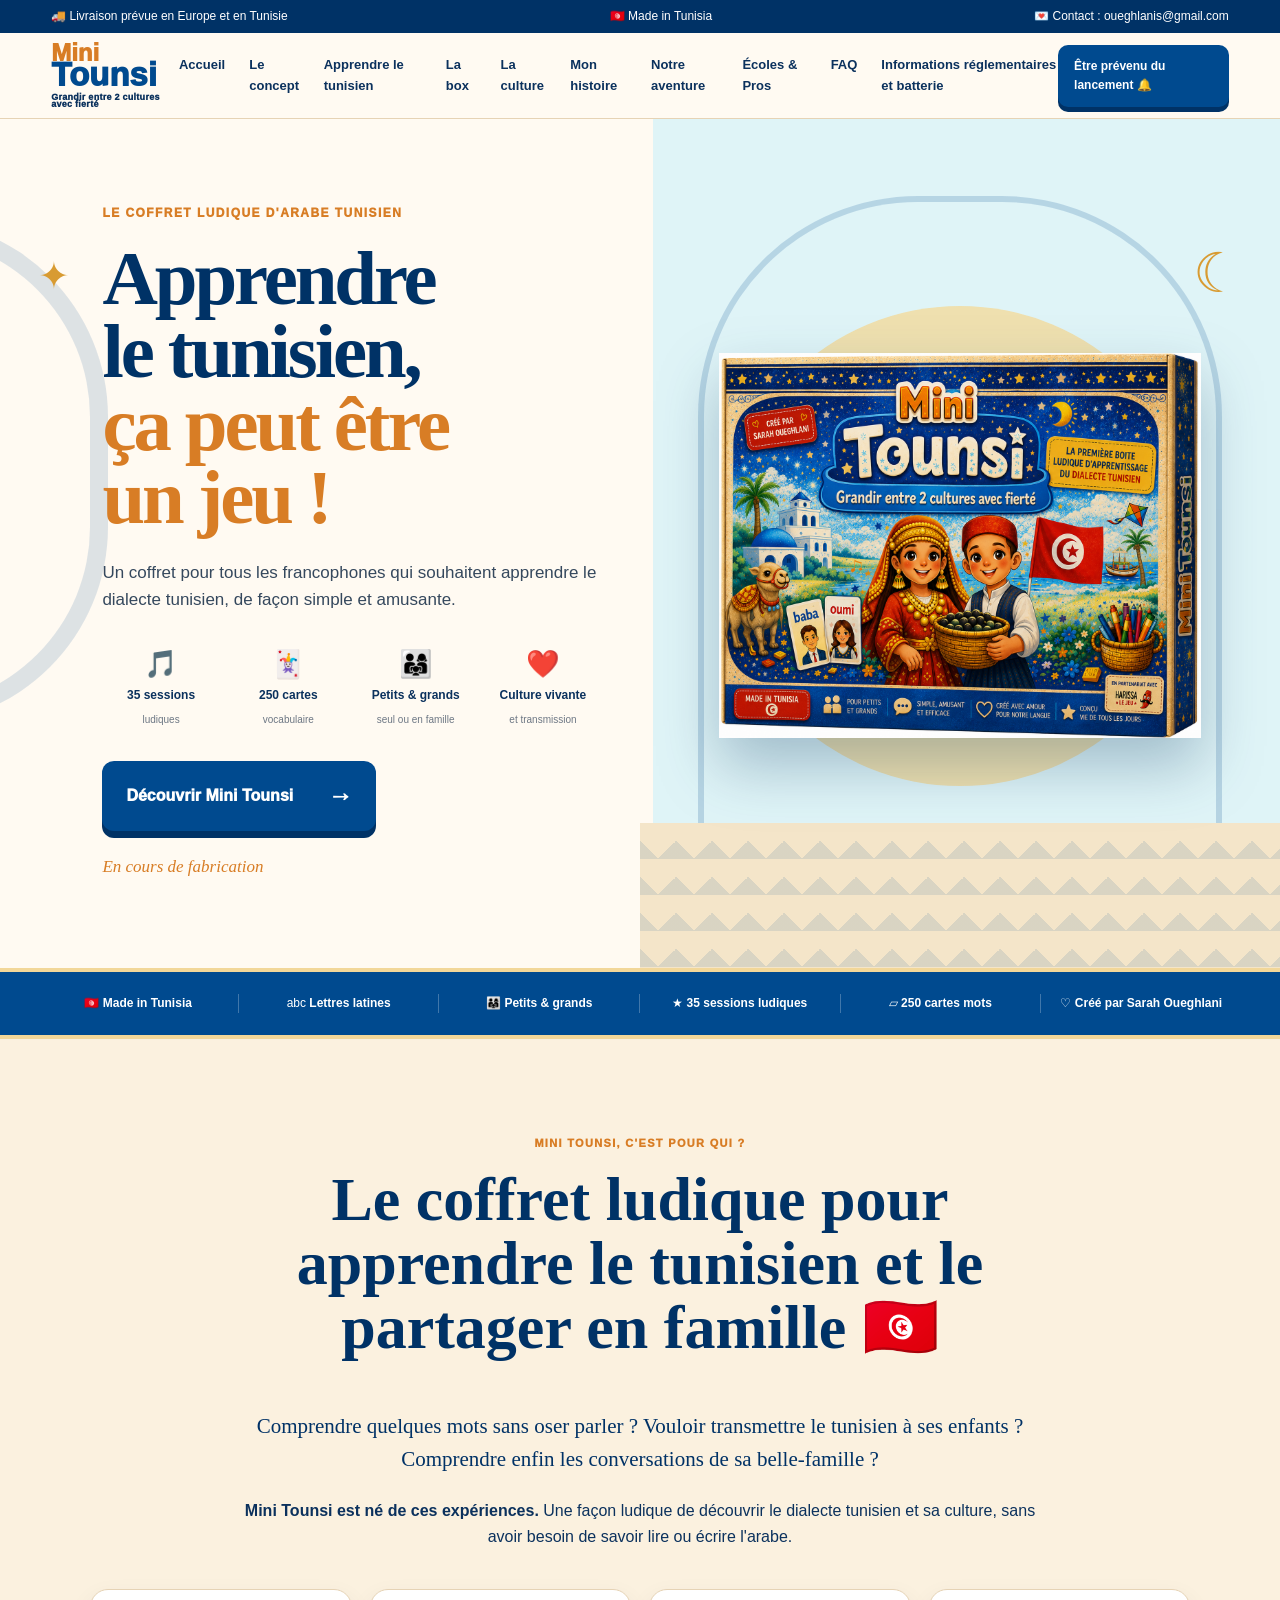
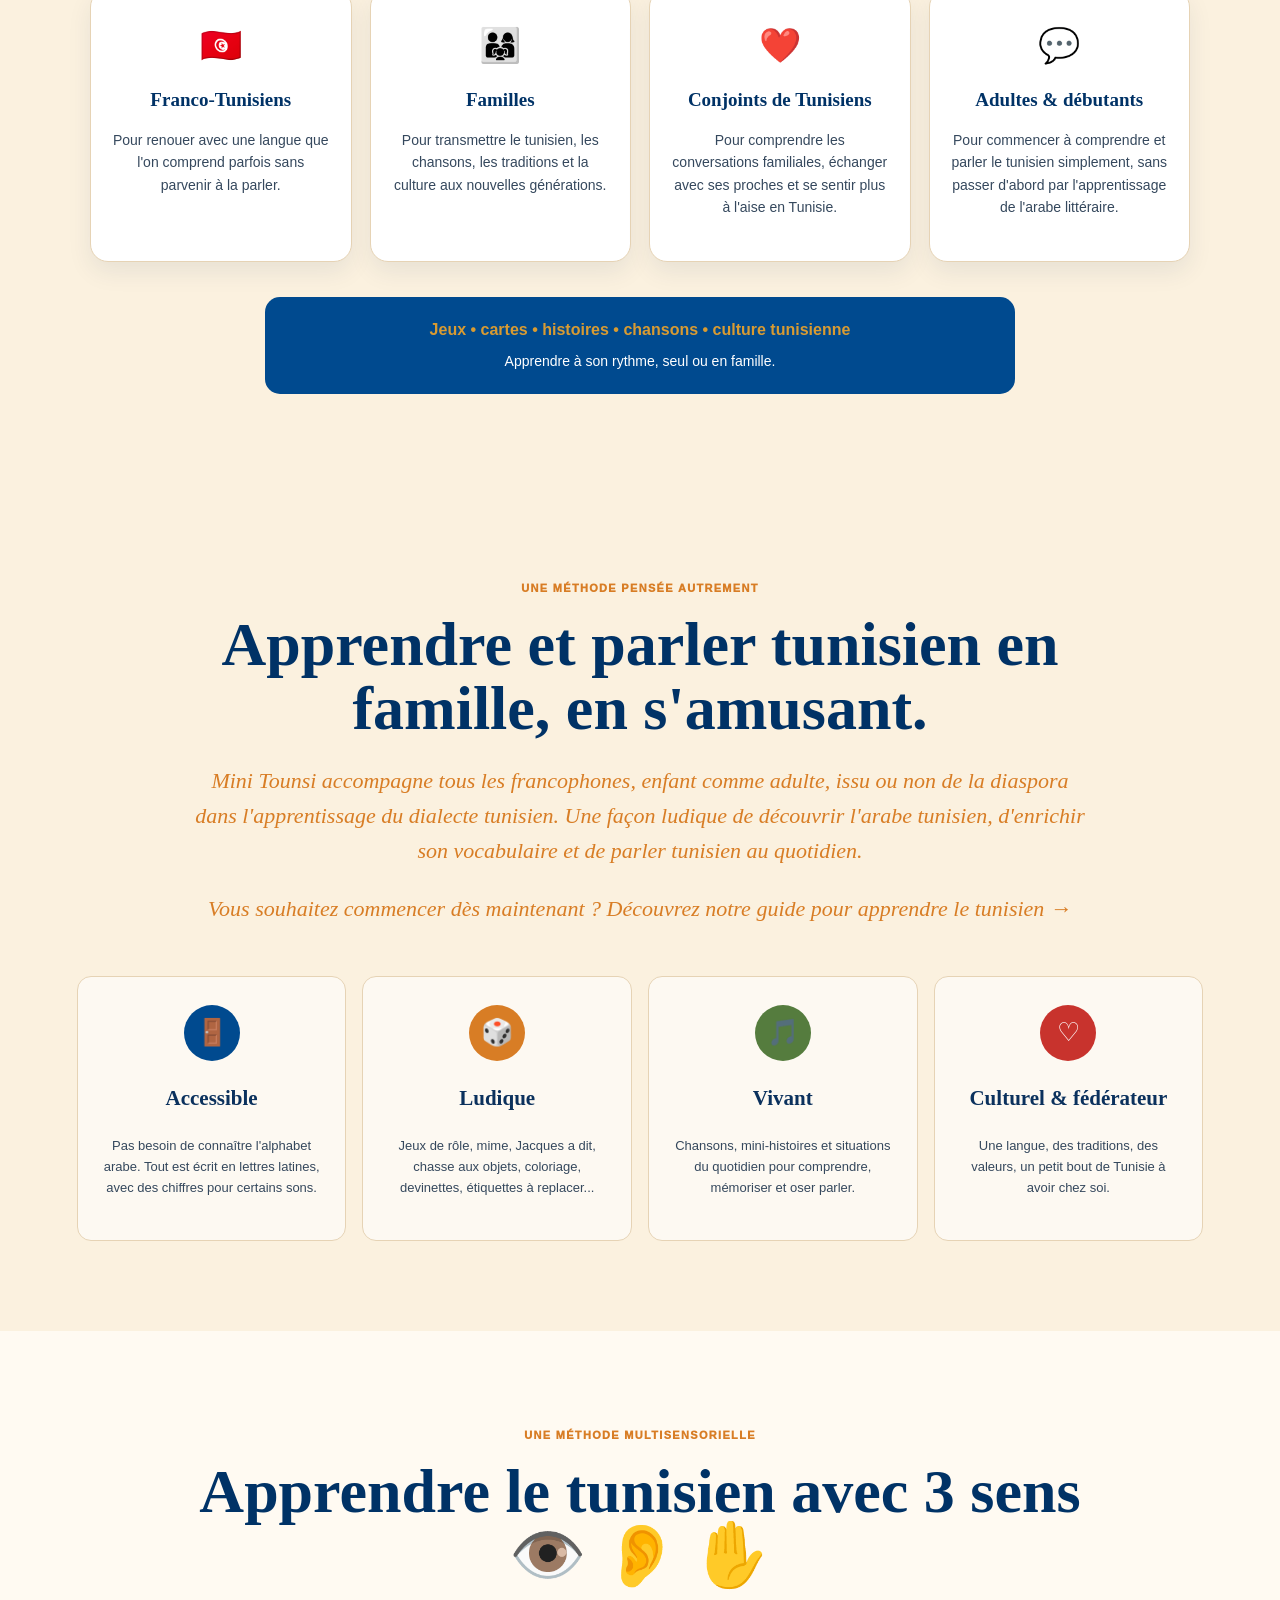
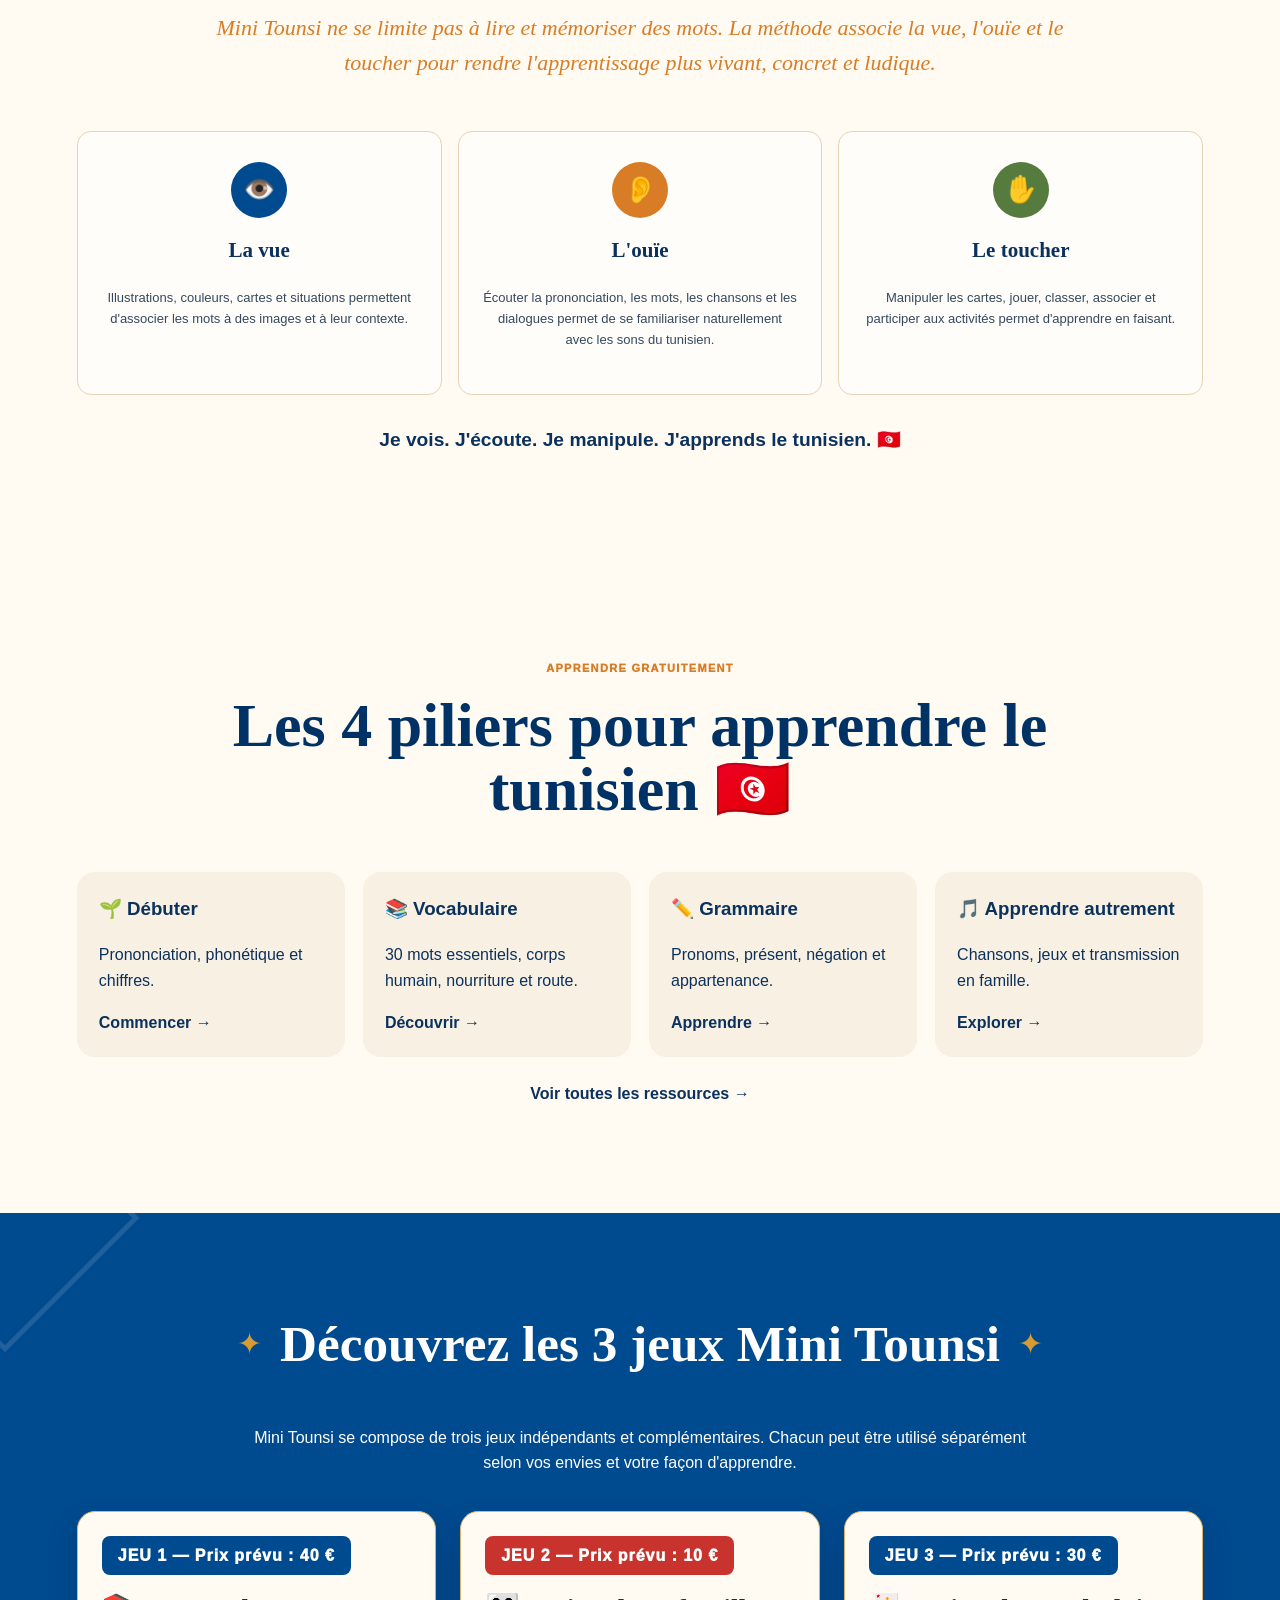
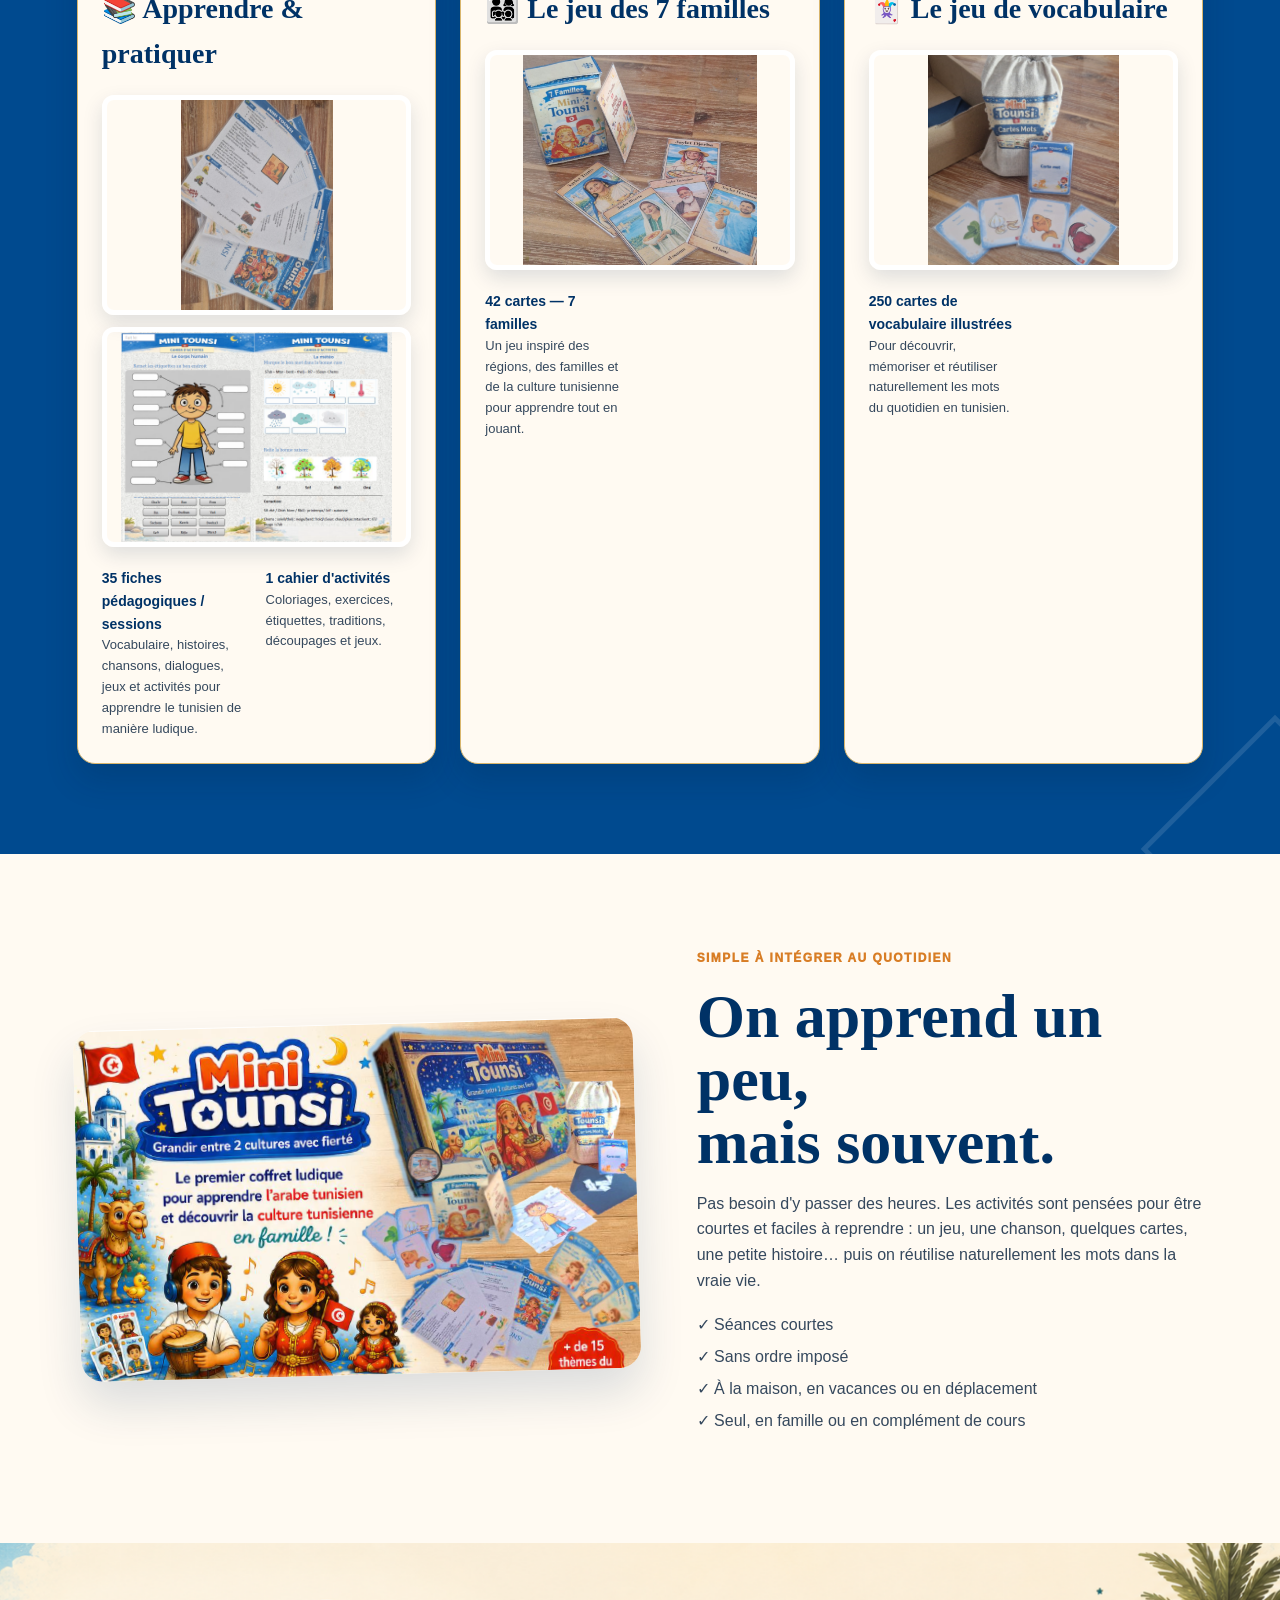
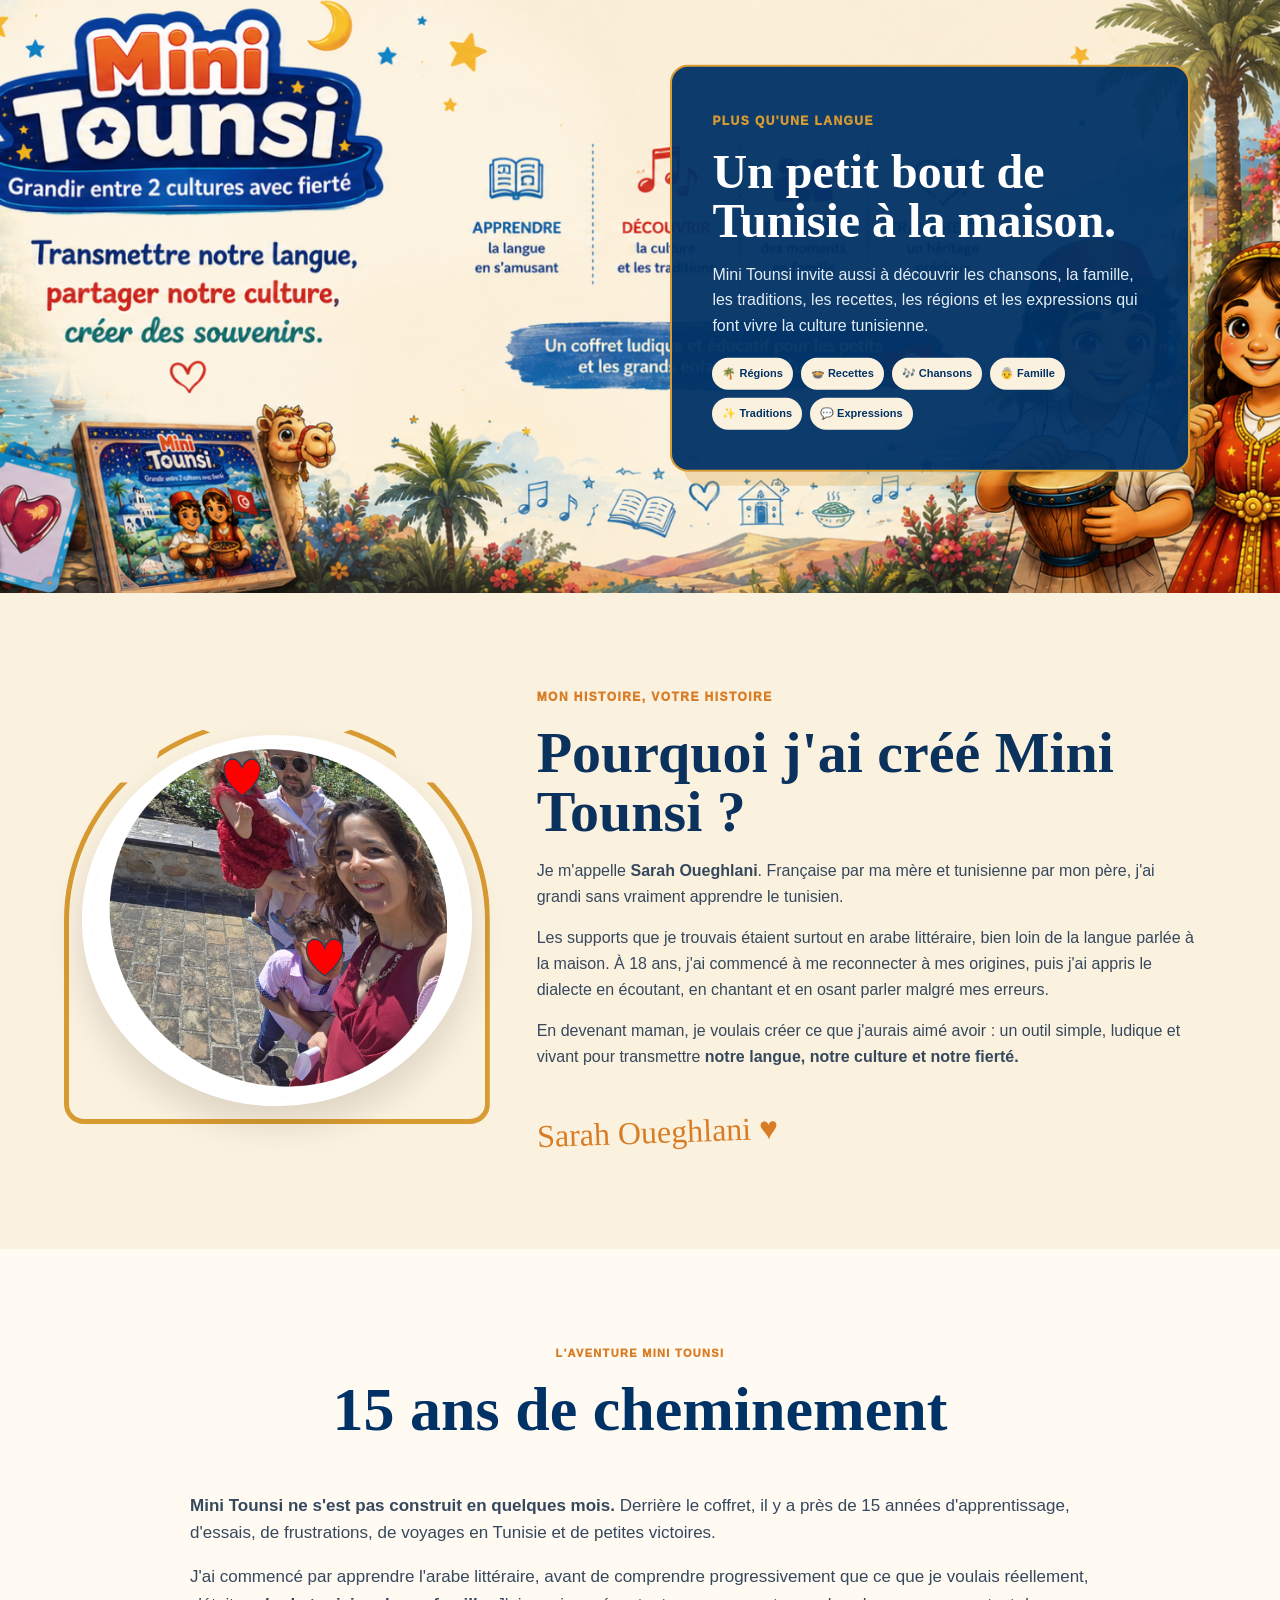
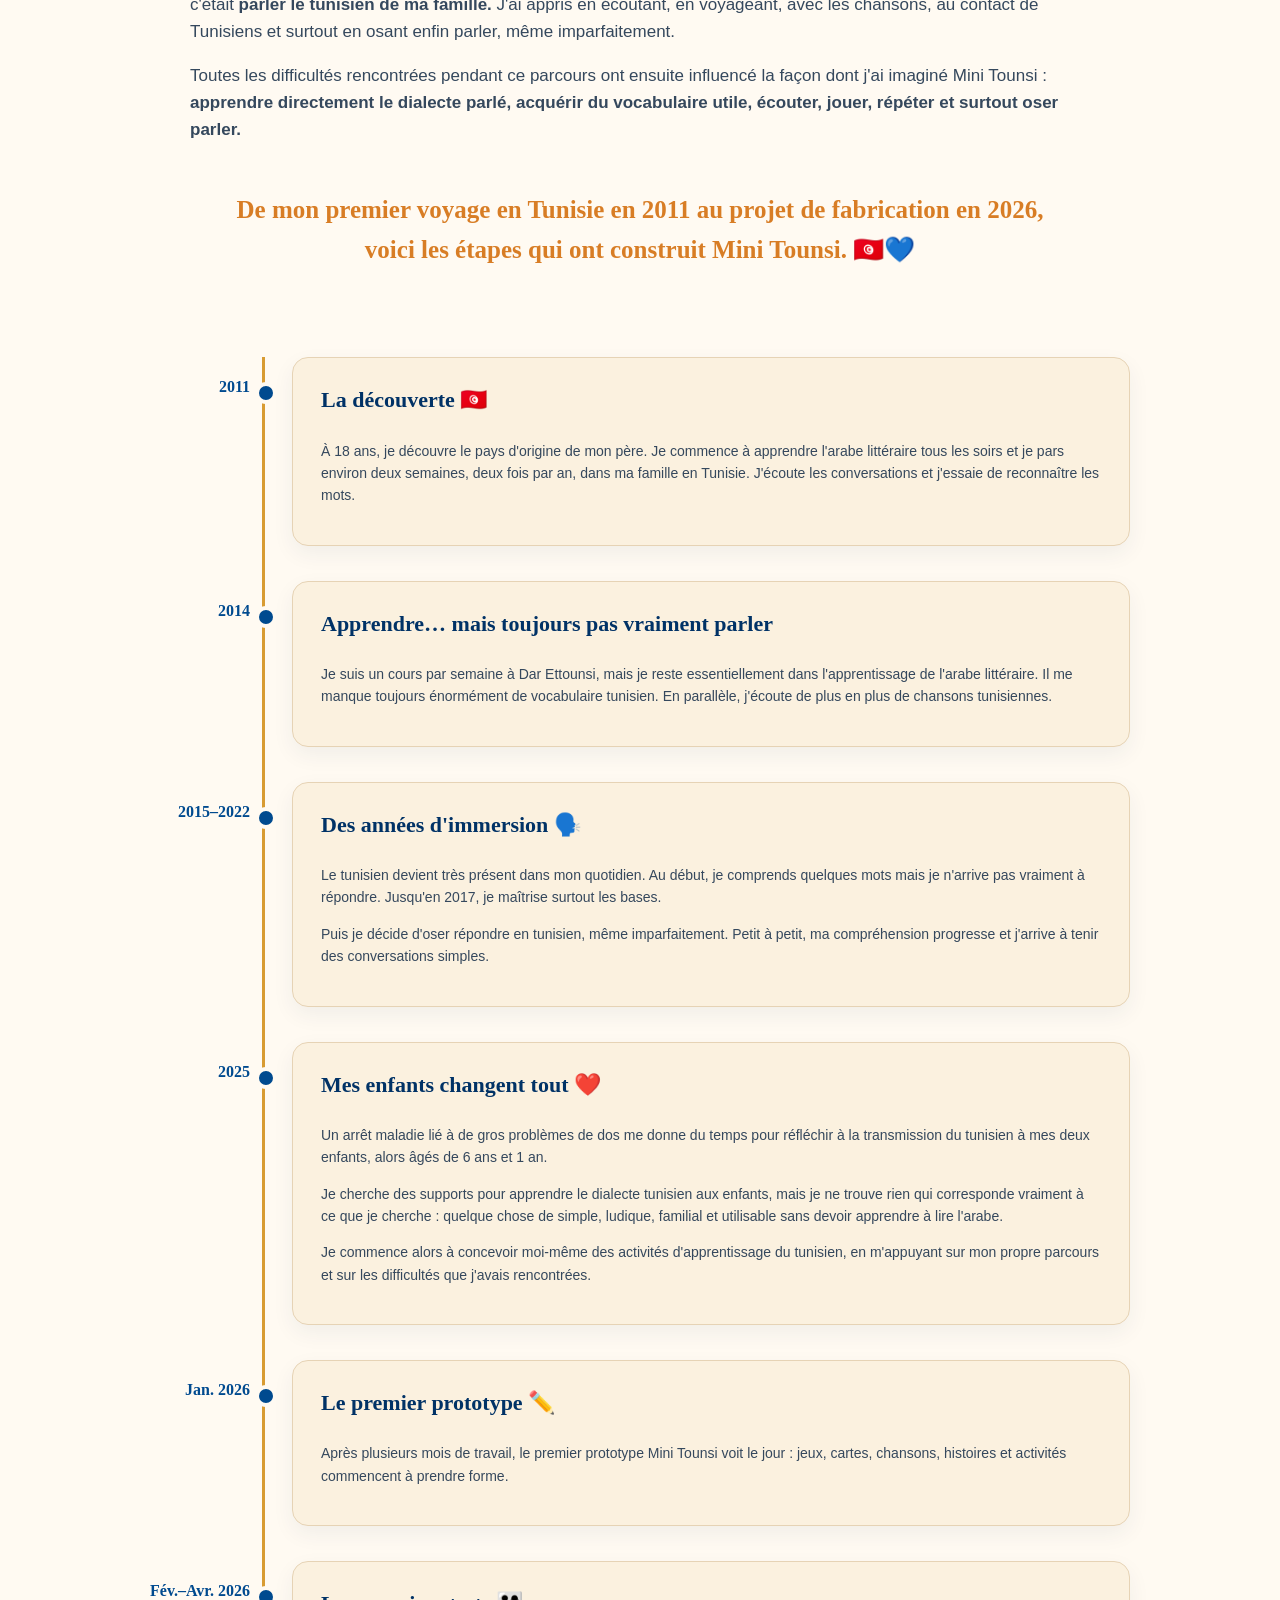
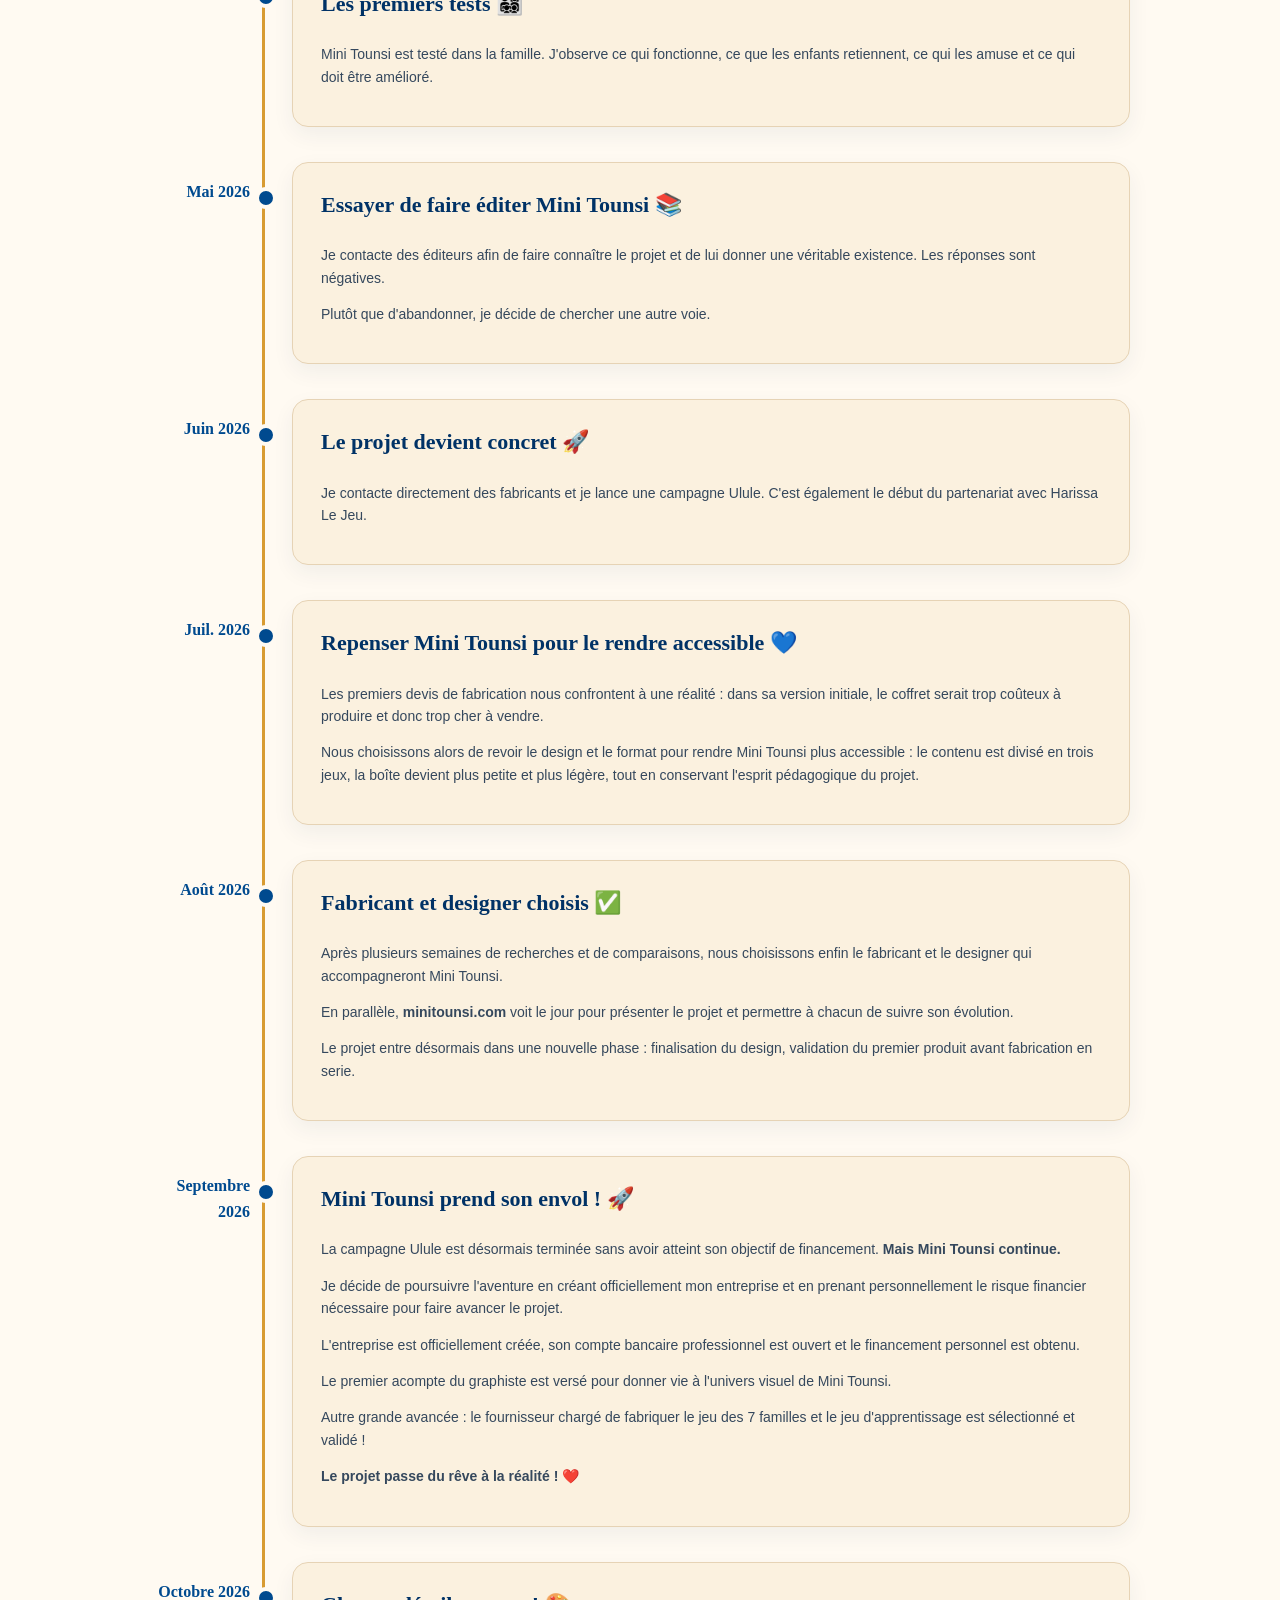
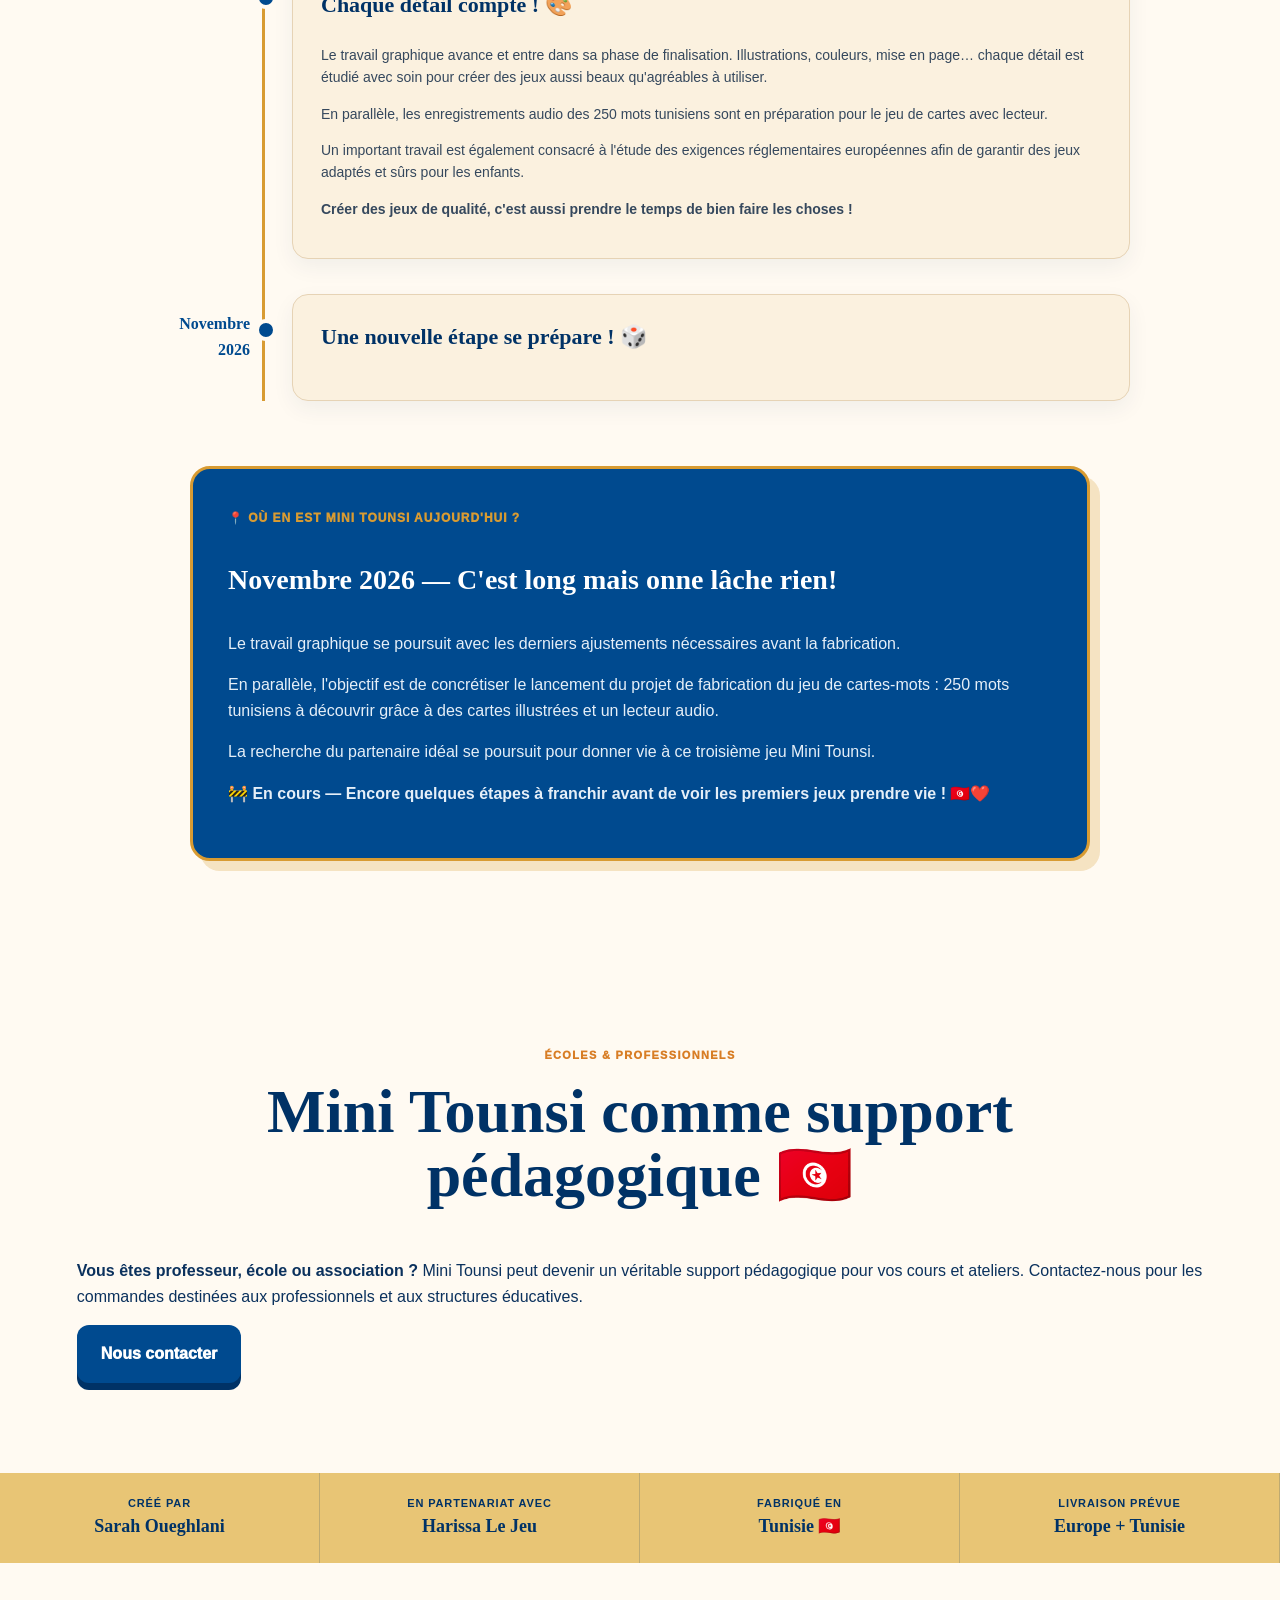
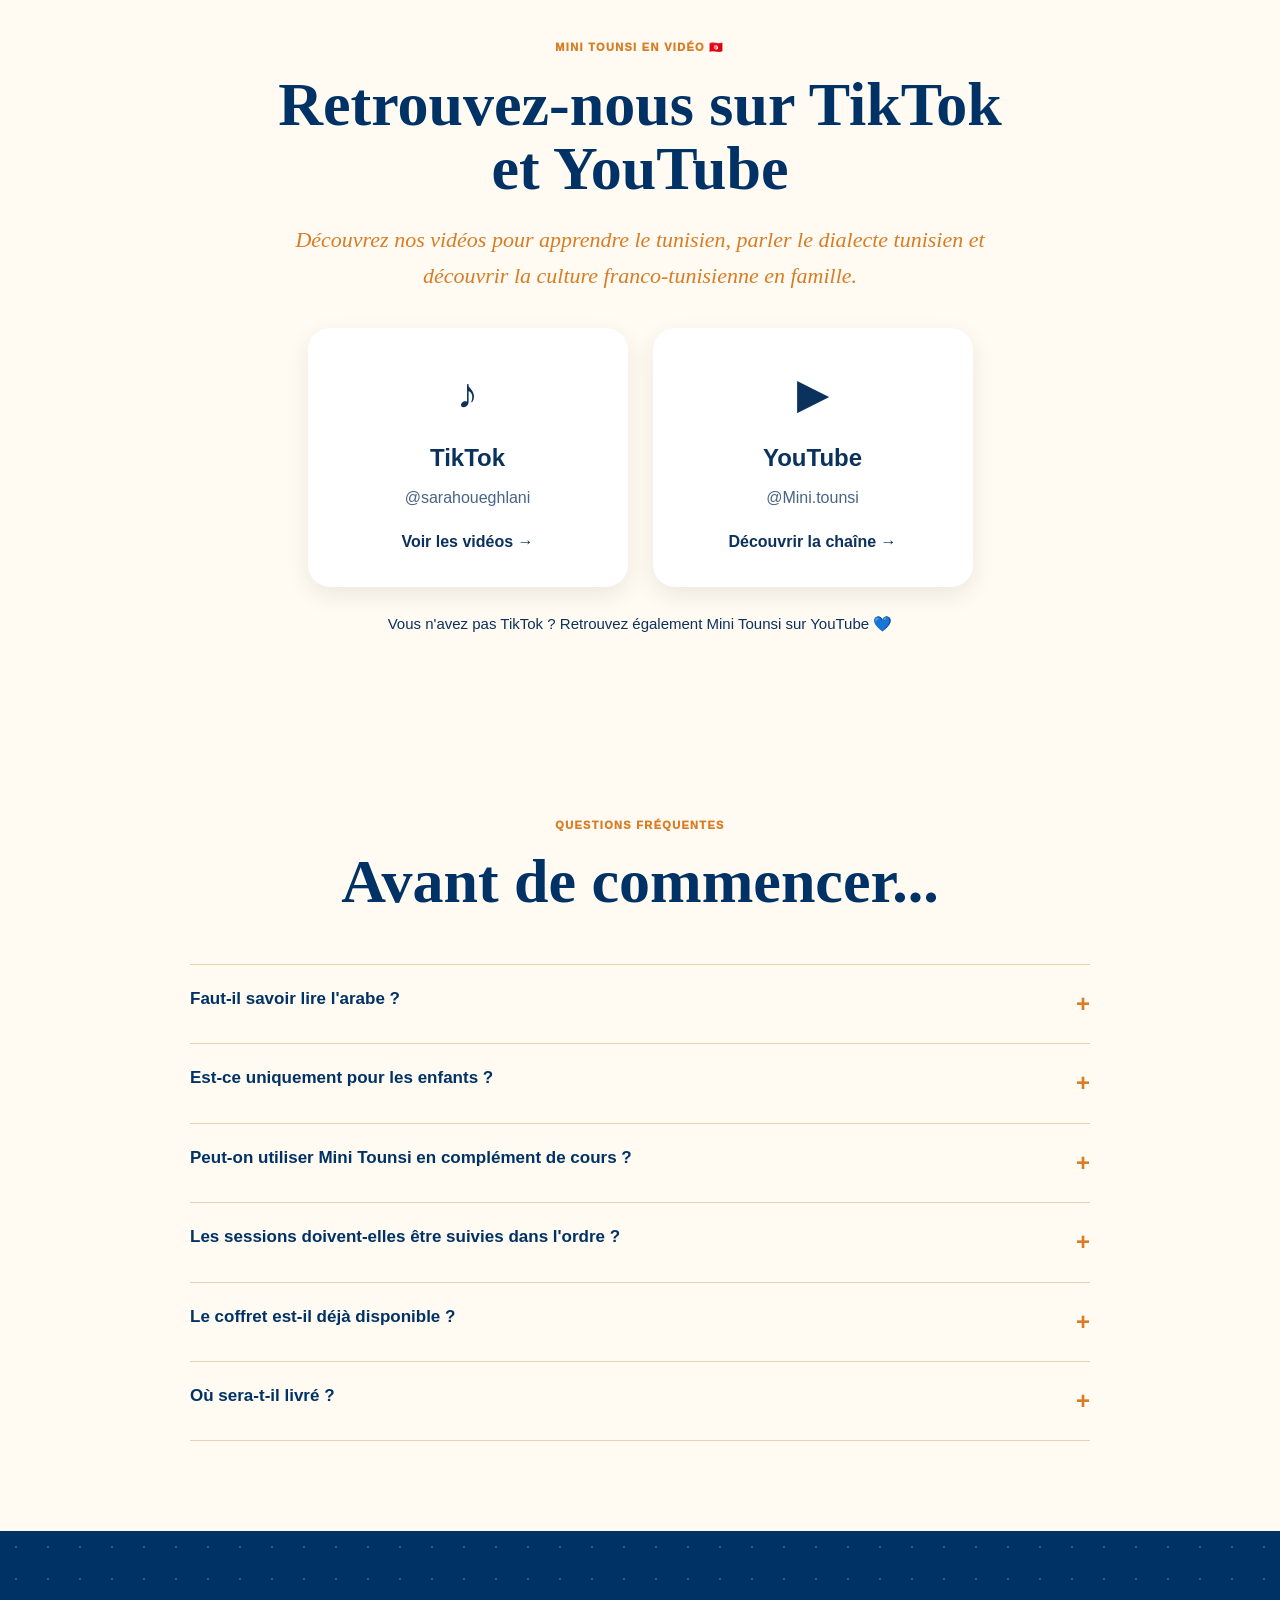
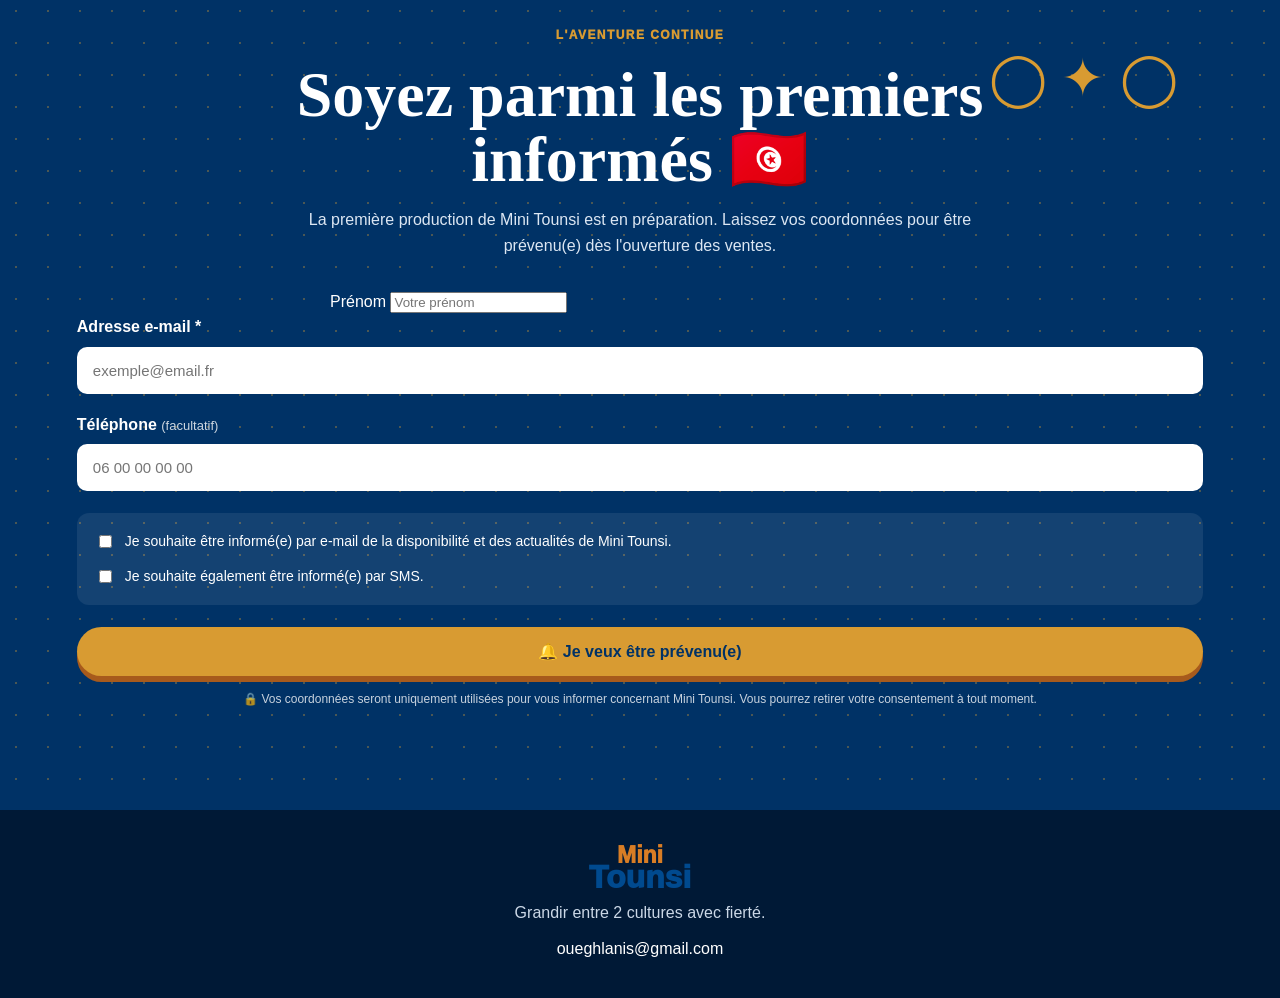
<file: index.html>
<!doctype html>
<html lang="fr">
<head>
  <meta charset="utf-8">
  <meta name="viewport" content="width=device-width, initial-scale=1">
  <title>Apprendre le tunisien facilement en s'amusant | Mini Tounsi Dialecte tunisien</title>
  <meta name="description" content="Mini Tounsi, coffret ludique pour apprendre le dialecte tunisien en lettres latines et découvrir la culture tunisienne en famille.">
  <link rel="canonical" href="https://minitounsi.com/">
  <link rel="stylesheet" href="styles.css">
</head>
<body>
  <div class="top-strip">
    <div>🚚 Livraison prévue en Europe et en Tunisie</div>
    <div>🇹🇳 Made in Tunisia</div>
    <div>💌 Contact : oueghlanis@gmail.com</div>
  </div>

  <header class="site-header">
    <a class="brand" href="#accueil">
      <span class="mini">Mini</span>
      <span class="tounsi">Tounsi</span>
      <small>Grandir entre 2 cultures avec fierté</small>
    </a>
<button class="menu-toggle" aria-label="Ouvrir le menu"
onclick="document.querySelector('.site-header nav').classList.toggle('open')">
  ☰
</button>
    <nav>
      <a href="#accueil">Accueil</a>
      <a href="#concept">Le concept</a>
   <a href="ressources-tunisien.html">Apprendre le tunisien</a>
      <a href="#box">La box</a>
      <a href="#culture">La culture</a>
      <a href="#histoire">Mon histoire</a>
      <a href="#aventure">Notre aventure</a>
      <a href="#pros">Écoles & Pros</a>
      <a href="#faq">FAQ</a>
      <a href="/batterie/">
  Informations réglementaires et batterie
</a>

    </nav>
    <a class="header-cta" href="#lancement">Être prévenu du lancement 🔔</a>
  </header>

  <main>
    <section id="accueil" class="hero">
      <div class="ornament ornament-left">✦</div>
      <div class="ornament ornament-right">☾</div>

      <div class="hero-copy">
        <span class="eyebrow">Le coffret ludique d'arabe tunisien</span>
        <h1>Apprendre<br>le tunisien,<br><span>ça peut être<br>un jeu !</span></h1>
        <p>Un coffret pour tous les francophones qui souhaitent apprendre le dialecte tunisien, de façon simple et amusante.</p>

        <div class="hero-icons">
          <div><span>🎵</span><b>35 sessions</b><small>ludiques</small></div>
          <div><span>🃏</span><b>250 cartes</b><small>vocabulaire</small></div>
          <div><span>👨‍👩‍👧</span><b>Petits & grands</b><small>seul ou en famille</small></div>
          <div><span>❤️</span><b>Culture vivante</b><small>et transmission</small></div>
        </div>

        <a class="primary-btn" href="#box">Découvrir Mini Tounsi <span>→</span></a>
        <p class="availability">En cours de fabrication </p>
      </div>

      <div class="hero-visual">
        <div class="sun-disc"></div>
        <div class="arch-frame"></div>
        <img class="main-box" src="assets/box_front.png" alt="Boîte Mini Tounsi">
        <div class="mosaic-floor"></div>
      </div>
    </section>

    <section class="blue-band">
      <div>🇹🇳 <b>Made in Tunisia</b></div>
      <div>abc <b>Lettres latines</b></div>
      <div>👨‍👩‍👧 <b>Petits & grands</b></div>
      <div>★ <b>35 sessions ludiques</b></div>
      <div>▱ <b>250 cartes mots</b></div>
      <div>♡ <b>Créé par Sarah Oueghlani</b></div>
    </section>
<section class="section audience-section">

  <div class="section-title">
    <span>Mini Tounsi, c'est pour qui ?</span>
    <h2>Le coffret ludique pour apprendre le tunisien et le partager en famille 🇹🇳</h2>
  </div>

  <div class="audience-intro">
    <p class="audience-question">
      Comprendre quelques mots sans oser parler ?
      Vouloir transmettre le tunisien à ses enfants ?
      Comprendre enfin les conversations de sa belle-famille ?
    </p>

    <p>
      <strong>Mini Tounsi est né de ces expériences.</strong>
      Une façon ludique de découvrir le dialecte tunisien et sa culture,
      sans avoir besoin de savoir lire ou écrire l'arabe.
    </p>
  </div>

  <div class="audience-grid">

    <div class="audience-card">
      <span class="audience-icon">🇹🇳</span>
      <h3>Franco-Tunisiens</h3>
      <p>
        Pour renouer avec une langue que l'on comprend parfois
        sans parvenir à la parler.
      </p>
    </div>

    <div class="audience-card">
      <span class="audience-icon">👨‍👩‍👧</span>
      <h3>Familles</h3>
      <p>
        Pour transmettre le tunisien, les chansons, les traditions
        et la culture aux nouvelles générations.
      </p>
    </div>

    <div class="audience-card">
      <span class="audience-icon">❤️</span>
      <h3>Conjoints de Tunisiens</h3>
      <p>
        Pour comprendre les conversations familiales, échanger avec
        ses proches et se sentir plus à l'aise en Tunisie.
      </p>
    </div>

    <div class="audience-card">
      <span class="audience-icon">💬</span>
      <h3>Adultes & débutants</h3>
      <p>
        Pour commencer à comprendre et parler le tunisien simplement,
        sans passer d'abord par l'apprentissage de l'arabe littéraire.
      </p>
    </div>

  </div>

  <div class="audience-bottom">
    <strong>Jeux • cartes • histoires • chansons • culture tunisienne</strong>
    <span>Apprendre à son rythme, seul ou en famille.</span>
  </div>

</section>
    <section id="concept" class="section concept">
      <div class="section-title">
        <span>Une méthode pensée autrement</span>
        <h2>Apprendre et parler tunisien en famille, en s'amusant.</h2>
        <p>Mini Tounsi accompagne tous les francophones, enfant comme adulte, issu ou non de la diaspora dans l'apprentissage du dialecte tunisien. Une façon ludique de découvrir l'arabe tunisien, d'enrichir son vocabulaire et de parler tunisien au quotidien.</p>
    
<p class="seo-guide-link">
  Vous souhaitez commencer dès maintenant ?
  <a href="apprendre-le-tunisien.html">
    Découvrez notre guide pour apprendre le tunisien →
  </a>
</p>
          </div>
      <div class="concept-grid">
        <article>
          <div class="round-icon">🚪</div>
          <h3>Accessible</h3>
          <p>Pas besoin de connaître l'alphabet arabe. Tout est écrit en lettres latines, avec des chiffres pour certains sons.</p>
        </article>
        <article>
          <div class="round-icon orange">🎲</div>
          <h3>Ludique</h3>
          <p>Jeux de rôle, mime, Jacques a dit, chasse aux objets, coloriage, devinettes, étiquettes à replacer...</p>
        </article>
        <article>
          <div class="round-icon green">🎵</div>
          <h3>Vivant</h3>
          <p>Chansons, mini-histoires et situations du quotidien pour comprendre, mémoriser et oser parler.</p>
        </article>
        <article>
          <div class="round-icon red">♡</div>
          <h3>Culturel & fédérateur</h3>
          <p>Une langue, des traditions, des valeurs, un petit bout de Tunisie à avoir chez soi.</p>
        </article>
      </div>
    </section>
<section class="section senses-section">

  <div class="section-title">
    <span>Une méthode multisensorielle</span>
    <h2>Apprendre le tunisien avec 3 sens 👁️ 👂 ✋</h2>

    <p>
      Mini Tounsi ne se limite pas à lire et mémoriser des mots.
      La méthode associe la vue, l'ouïe et le toucher pour rendre
      l'apprentissage plus vivant, concret et ludique.
    </p>
  </div>

  <div class="concept-grid">

    <article>
      <div class="round-icon">👁️</div>
      <h3>La vue</h3>
      <p>
        Illustrations, couleurs, cartes et situations permettent
        d'associer les mots à des images et à leur contexte.
      </p>
    </article>

    <article>
      <div class="round-icon orange">👂</div>
      <h3>L'ouïe</h3>
      <p>
        Écouter la prononciation, les mots, les chansons et les dialogues
        permet de se familiariser naturellement avec les sons du tunisien.
      </p>
    </article>

    <article>
      <div class="round-icon green">✋</div>
      <h3>Le toucher</h3>
      <p>
        Manipuler les cartes, jouer, classer, associer et participer
        aux activités permet d'apprendre en faisant.
      </p>
    </article>

  </div>

  <p style="text-align:center; margin-top:30px; font-size:1.2rem;">
    <strong>Je vois. J'écoute. Je manipule. J'apprends le tunisien. 🇹🇳</strong>
  </p>

</section>
<section id="cours-tunisien" class="section">
  <div class="section-title">
    <span>Apprendre gratuitement</span>
    <h2>Les 4 piliers pour apprendre le tunisien 🇹🇳</h2>
  </div>

  <div class="learning-pillars">

    <article>
      <h3>🌱 Débuter</h3>
      <p>Prononciation, phonétique et chiffres.</p>
      <a href="prononciation-tunisien.html">Commencer →</a>
    </article>

    <article>
      <h3>📚 Vocabulaire</h3>
      <p>30 mots essentiels, corps humain, nourriture et route.</p>
      <a href="vocabulaire-tunisien.html">Découvrir →</a>
    </article>

    <article>
      <h3>✏️ Grammaire</h3>
      <p>Pronoms, présent, négation et appartenance.</p>
      <a href="grammaire-tunisien.html">Apprendre →</a>
    </article>

    <article>
      <h3>🎵 Apprendre autrement</h3>
      <p>Chansons, jeux et transmission en famille.</p>
      <a href="chansons-tunisiennes.html">Explorer →</a>
    </article>

  </div>

  <p style="text-align:center; margin-top:24px;">
    <a href="ressources-tunisien.html">
      <strong>Voir toutes les ressources →</strong>
    </a>
  </p>
</section>

    <section id="box" class="section box-section">

  <div class="box-heading">
    <span class="gold-line">✦</span>
    <h2>Découvrez les 3 jeux Mini Tounsi</h2>
    <span class="gold-line">✦</span>
  </div>

  <p style="text-align:center; max-width:800px; margin:0 auto 35px;">
    Mini Tounsi se compose de trois jeux indépendants et complémentaires.
    Chacun peut être utilisé séparément selon vos envies et votre façon d'apprendre.
  </p>

  <div class="games-grid">

    <article class="game-card">
      <div class="game-badge">JEU 1 — Prix prévu : 40 €</div>
      <h3>📚 Apprendre & pratiquer</h3>

      <div class="game-photos">
        <img src="assets/prototype_sessions.jpg"
             alt="Sessions pédagogiques Mini Tounsi">
        <img src="assets/prototype_cahier.png"
             alt="Cahier d'activités Mini Tounsi">
      </div>

      <div class="game-details">
        <p>
          <strong>35 fiches pédagogiques / sessions</strong><br>
          Vocabulaire, histoires, chansons, dialogues, jeux et activités
          pour apprendre le tunisien de manière ludique.
        </p>

        <p>
          <strong>1 cahier d'activités</strong><br>
          Coloriages, exercices, étiquettes, traditions,
          découpages et jeux.
        </p>
      </div>
    </article>


    <article class="game-card">
      <div class="game-badge red-badge">JEU 2 — Prix prévu : 10 €</div>
      <h3>👨‍👩‍👧‍👦 Le jeu des 7 familles</h3>

      <div class="game-photos">
        <img src="assets/prototype_7_familles.jpg"
             alt="Jeu des 7 familles Mini Tounsi">
      </div>

      <div class="game-details">
        <p>
          <strong>42 cartes — 7 familles</strong><br>
          Un jeu inspiré des régions, des familles et de la culture tunisienne
          pour apprendre tout en jouant.
        </p>
      </div>
    </article>


    <article class="game-card">
      <div class="game-badge">JEU 3 — Prix prévu : 30 €</div>
      <h3>🃏 Le jeu de vocabulaire</h3>

      <div class="game-photos">
        <img src="assets/prototype_cartes_mots.jpg"
             alt="Cartes de vocabulaire Mini Tounsi">
      </div>

      <div class="game-details">
        <p>
          <strong>250 cartes de vocabulaire illustrées</strong><br>
          Pour découvrir, mémoriser et réutiliser naturellement
          les mots du quotidien en tunisien.
        </p>
      </div>
    </article>

  </div>

</section>

    <section class="section rhythm">
      <div class="rhythm-image">
        <img src="assets/product_overview.png" alt="Aperçu du coffret Mini Tounsi">
      </div>
      <div class="rhythm-copy">
        <span class="eyebrow">Simple à intégrer au quotidien</span>
        <h2>On apprend un peu,<br>mais souvent.</h2>
        <p>Pas besoin d'y passer des heures. Les activités sont pensées pour être courtes et faciles à reprendre : un jeu, une chanson, quelques cartes, une petite histoire… puis on réutilise naturellement les mots dans la vraie vie.</p>
        <ul>
          <li>✓ Séances courtes</li>
          <li>✓ Sans ordre imposé</li>
          <li>✓ À la maison, en vacances ou en déplacement</li>
          <li>✓ Seul, en famille ou en complément de cours</li>
        </ul>
      </div>
    </section>

    <section id="culture" class="culture-section">
      <div class="culture-image">
        <img src="assets/hero.png" alt="Univers tunisien Mini Tounsi">
      </div>
      <div class="culture-panel">
        <span class="eyebrow gold">Plus qu'une langue</span>
        <h2>Un petit bout de Tunisie à la maison.</h2>
        <p>Mini Tounsi invite aussi à découvrir les chansons, la famille, les traditions, les recettes, les régions et les expressions qui font vivre la culture tunisienne.</p>
        <div class="culture-tags">
          <span>🌴 Régions</span>
          <span>🍲 Recettes</span>
          <span>🎶 Chansons</span>
          <span>👵 Famille</span>
          <span>✨ Traditions</span>
          <span>💬 Expressions</span>
        </div>
      </div>
    </section>

    <section id="histoire" class="section story-section">
      <div class="story-photo">
        <div class="oriental-frame"></div>
        <img src="assets/sarah.png" alt="Sarah Oueghlani, créatrice de Mini Tounsi">
      </div>
      <div class="story-copy">
        <span class="eyebrow">Mon histoire, votre histoire</span>
        <h2>Pourquoi j'ai créé Mini Tounsi ?</h2>
        <p>Je m'appelle <strong>Sarah Oueghlani</strong>. Française par ma mère et tunisienne par mon père, j'ai grandi sans vraiment apprendre le tunisien.</p>
        <p>Les supports que je trouvais étaient surtout en arabe littéraire, bien loin de la langue parlée à la maison. À 18 ans, j'ai commencé à me reconnecter à mes origines, puis j'ai appris le dialecte en écoutant, en chantant et en osant parler malgré mes erreurs.</p>
        <p>En devenant maman, je voulais créer ce que j'aurais aimé avoir : un outil simple, ludique et vivant pour transmettre <strong>notre langue, notre culture et notre fierté.</strong></p>
        <div class="signature">Sarah Oueghlani ♥</div>
      </div>
    </section>
    <section id="aventure" class="section journey-section">

  <div class="section-title">
    <span>L'aventure Mini Tounsi</span>
    <h2>15 ans de cheminement</h2>
  </div>

  <div class="journey-intro">
  <p>
    <strong>Mini Tounsi ne s'est pas construit en quelques mois.</strong>
    Derrière le coffret, il y a près de 15 années d'apprentissage, d'essais,
    de frustrations, de voyages en Tunisie et de petites victoires.
  </p>

  <p>
    J'ai commencé par apprendre l'arabe littéraire, avant de comprendre
    progressivement que ce que je voulais réellement, c'était
    <strong>parler le tunisien de ma famille.</strong>
    J'ai appris en écoutant, en voyageant, avec les chansons, au contact
    de Tunisiens et surtout en osant enfin parler, même imparfaitement.
  </p>

  <p>
    Toutes les difficultés rencontrées pendant ce parcours ont ensuite
    influencé la façon dont j'ai imaginé Mini Tounsi :
    <strong>apprendre directement le dialecte parlé, acquérir du vocabulaire
    utile, écouter, jouer, répéter et surtout oser parler.</strong>
  </p>

  <p class="journey-highlight">
    De mon premier voyage en Tunisie en 2011 au projet de fabrication en 2026,
    voici les étapes qui ont construit Mini Tounsi. 🇹🇳💙
  </p>
  </div>

  <div class="timeline">

    <article class="timeline-item">
      <div class="timeline-year">2011</div>
      <div class="timeline-content">
        <h3>La découverte 🇹🇳</h3>
        <p>
          À 18 ans, je découvre le pays d'origine de mon père. Je commence à apprendre l'arabe littéraire
          tous les soirs et je pars environ deux semaines, deux fois par an, dans ma famille en Tunisie.
          J'écoute les conversations et j'essaie de reconnaître les mots.
        </p>
      </div>
    </article>

    <article class="timeline-item">
      <div class="timeline-year">2014</div>
      <div class="timeline-content">
        <h3>Apprendre… mais toujours pas vraiment parler</h3>
        <p>
          Je suis un cours par semaine à Dar Ettounsi, mais je reste essentiellement dans l'apprentissage
          de l'arabe littéraire. Il me manque toujours énormément de vocabulaire tunisien.
          En parallèle, j'écoute de plus en plus de chansons tunisiennes.
        </p>
      </div>
    </article>

    <article class="timeline-item">
      <div class="timeline-year">2015–2022</div>
      <div class="timeline-content">
        <h3>Des années d'immersion 🗣️</h3>
        <p>
          Le tunisien devient très présent dans mon quotidien. Au début, je comprends quelques mots mais
          je n'arrive pas vraiment à répondre. Jusqu'en 2017, je maîtrise surtout les bases.
        </p>
        <p>
          Puis je décide d'oser répondre en tunisien, même imparfaitement. Petit à petit, ma compréhension
          progresse et j'arrive à tenir des conversations simples.
        </p>
      </div>
    </article>

    <article class="timeline-item">
      <div class="timeline-year">2025</div>
      <div class="timeline-content">
        <h3>Mes enfants changent tout ❤️</h3>
        <p>
          Un arrêt maladie lié à de gros problèmes de dos me donne du temps pour réfléchir à la transmission
          du tunisien à mes deux enfants, alors âgés de 6 ans et 1 an.
        </p>
        <p>
          Je cherche des supports pour apprendre le dialecte tunisien aux enfants, mais je ne trouve rien
          qui corresponde vraiment à ce que je cherche : quelque chose de simple, ludique, familial
          et utilisable sans devoir apprendre à lire l'arabe.
        </p>
        <p>
          Je commence alors à concevoir moi-même des activités d'apprentissage du tunisien, en m'appuyant
          sur mon propre parcours et sur les difficultés que j'avais rencontrées.
        </p>
      </div>
    </article>

    <article class="timeline-item">
      <div class="timeline-year">Jan. 2026</div>
      <div class="timeline-content">
        <h3>Le premier prototype ✏️</h3>
        <p>
          Après plusieurs mois de travail, le premier prototype Mini Tounsi voit le jour :
          jeux, cartes, chansons, histoires et activités commencent à prendre forme.
        </p>
      </div>
    </article>

    <article class="timeline-item">
      <div class="timeline-year">Fév.–Avr. 2026</div>
      <div class="timeline-content">
        <h3>Les premiers tests 👨‍👩‍👧‍👦</h3>
        <p>
          Mini Tounsi est testé dans la famille. J'observe ce qui fonctionne, ce que les enfants retiennent,
          ce qui les amuse et ce qui doit être amélioré.
        </p>
      </div>
    </article>

    <article class="timeline-item">
      <div class="timeline-year">Mai 2026</div>
      <div class="timeline-content">
        <h3>Essayer de faire éditer Mini Tounsi 📚</h3>
        <p>
          Je contacte des éditeurs afin de faire connaître le projet et de lui donner une véritable existence.
          Les réponses sont négatives.
        </p>
        <p>
          Plutôt que d'abandonner, je décide de chercher une autre voie.
        </p>
      </div>
    </article>

    <article class="timeline-item">
      <div class="timeline-year">Juin 2026</div>
      <div class="timeline-content">
        <h3>Le projet devient concret 🚀</h3>
        <p>
          Je contacte directement des fabricants et je lance une campagne Ulule.
          C'est également le début du partenariat avec Harissa Le Jeu.
        </p>
      </div>
    </article>

    <article class="timeline-item">
      <div class="timeline-year">Juil. 2026</div>
      <div class="timeline-content">
        <h3>Repenser Mini Tounsi pour le rendre accessible 💙</h3>
        <p>
          Les premiers devis de fabrication nous confrontent à une réalité :
          dans sa version initiale, le coffret serait trop coûteux à produire et donc trop cher à vendre.
        </p>
        <p>
          Nous choisissons alors de revoir le design et le format pour rendre Mini Tounsi plus accessible :
          le contenu est divisé en trois jeux, la boîte devient plus petite et plus légère,
          tout en conservant l'esprit pédagogique du projet.
        </p>
      </div>
    </article>
    
    <article class="timeline-item">
  <div class="timeline-year">Août 2026</div>

  <div class="timeline-content">
    <h3>Fabricant et designer choisis ✅</h3>

    <p>
      Après plusieurs semaines de recherches et de comparaisons,
      nous choisissons enfin le fabricant et le designer qui accompagneront Mini Tounsi.
    </p>
 <p>
          En parallèle, <strong>minitounsi.com</strong> voit le jour pour présenter le projet
          et permettre à chacun de suivre son évolution.
        </p>
    <p>
      Le projet entre désormais dans une nouvelle phase :
      finalisation du design, validation du premier produit avant fabrication en serie.
    </p>
    
  </div>
</article>
    
<article class="timeline-item">
  <div class="timeline-year">Septembre 2026</div>
  <div class="timeline-content">
    <h3>Mini Tounsi prend son envol ! 🚀</h3>

   <p>
    La campagne Ulule est désormais terminée sans avoir atteint
    son objectif de financement.
    <strong>Mais Mini Tounsi continue.</strong>
  </p>

  <p>
    Je décide de poursuivre l'aventure en créant officiellement
    mon entreprise et en prenant personnellement le risque financier
    nécessaire pour faire avancer le projet.
  </p>
    <p>
      L'entreprise est officiellement créée,
      son compte bancaire professionnel est ouvert
      et le financement personnel est obtenu.
    </p>

    <p>
      Le premier acompte du graphiste est versé
      pour donner vie à l'univers visuel de Mini Tounsi.
    </p>

    <p>
      Autre grande avancée : le fournisseur chargé
      de fabriquer le jeu des 7 familles et le jeu
      d'apprentissage est sélectionné et validé !
    </p>

    <p><strong>
      Le projet passe du rêve à la réalité ! ❤️
    </strong></p>
  </div>
</article>


<article class="timeline-item">
  <div class="timeline-year">Octobre 2026</div>
  <div class="timeline-content">
    <h3>Chaque détail compte ! 🎨</h3>

    <p>
      Le travail graphique avance et entre dans sa phase
      de finalisation. Illustrations, couleurs, mise en page…
      chaque détail est étudié avec soin pour créer
      des jeux aussi beaux qu'agréables à utiliser.
    </p>

    <p>
      En parallèle, les enregistrements audio des
      250 mots tunisiens sont en préparation
      pour le jeu de cartes avec lecteur.
    </p>

    <p>
      Un important travail est également consacré
      à l'étude des exigences réglementaires européennes
      afin de garantir des jeux adaptés et sûrs
      pour les enfants.
    </p>

    <p><strong>
      Créer des jeux de qualité, c'est aussi prendre
      le temps de bien faire les choses !
    </strong></p>
  </div>
</article>


<article class="timeline-item">
  <div class="timeline-year">Novembre 2026</div>
  <div class="timeline-content">
    <h3>Une nouvelle étape se prépare ! 🎲</h3>

   
</article> 


  </div>
<div class="project-status">

  <span>📍 Où en est Mini Tounsi aujourd'hui ?</span>

  <h3>Novembre 2026 — C'est long mais onne lâche rien!</h3>

  <p>
      Le travail graphique se poursuit avec
      les derniers ajustements nécessaires
      avant la fabrication.
    </p>

    <p>
      En parallèle, l'objectif est de concrétiser
      le lancement du projet de fabrication
      du jeu de cartes-mots : 250 mots tunisiens
      à découvrir grâce à des cartes illustrées
      et un lecteur audio.
    </p>

    <p>
      La recherche du partenaire idéal se poursuit
      pour donner vie à ce troisième jeu Mini Tounsi.
    </p>

    <p><strong>
      🚧 En cours — Encore quelques étapes à franchir
      avant de voir les premiers jeux prendre vie ! 🇹🇳❤️
    </strong></p>
</div>


</section>
<section id="pros" class="section">
  <div class="section-title">
    <span>Écoles & professionnels</span>
    <h2>Mini Tounsi comme support pédagogique 🇹🇳</h2>
  </div>

  <p>
    <strong>Vous êtes professeur, école ou association ?</strong>
    Mini Tounsi peut devenir un véritable support pédagogique pour vos cours
    et ateliers. Contactez-nous pour les commandes destinées aux professionnels
    et aux structures éducatives.
  </p>

  <a class="primary-btn" href="mailto:oueghlanis@gmail.com">
    Nous contacter
  </a>
</section>
    <section class="partner-band">
      <div><strong>Créé par</strong><span>Sarah Oueghlani</span></div>
      <div><strong>En partenariat avec</strong><span>Harissa Le Jeu</span></div>
      <div><strong>Fabriqué en</strong><span>Tunisie 🇹🇳</span></div>
      <div><strong>Livraison prévue</strong><span>Europe + Tunisie</span></div>
    </section>
<section class="section social-section">
  <div class="section-title">
    <span>Mini Tounsi en vidéo 🇹🇳</span>
    <h2>Retrouvez-nous sur TikTok et YouTube</h2>
    <p>
      Découvrez nos vidéos pour apprendre le tunisien, parler le dialecte tunisien
      et découvrir la culture franco-tunisienne en famille.
    </p>
  </div>

  <div class="social-grid">

    <a class="social-card"
       href="https://www.tiktok.com/@sarahoueghlani"
       target="_blank"
       rel="noopener noreferrer">
      <div class="social-icon">♪</div>
      <h3>TikTok</h3>
      <p>@sarahoueghlani</p>
      <span>Voir les vidéos →</span>
    </a>

    <a class="social-card"
       href="https://www.youtube.com/@Mini.tounsi"
       target="_blank"
       rel="noopener noreferrer">
      <div class="social-icon">▶</div>
      <h3>YouTube</h3>
      <p>@Mini.tounsi</p>
      <span>Découvrir la chaîne →</span>
    </a>

  </div>

  <p class="youtube-note">
    Vous n'avez pas TikTok ? Retrouvez également Mini Tounsi sur YouTube 💙
  </p>
</section>
    <section id="faq" class="section faq-section">
      <div class="section-title">
        <span>Questions fréquentes</span>
        <h2>Avant de commencer...</h2>
      </div>
      <div class="faq-list">
        <button>Faut-il savoir lire l'arabe ? <b>+</b></button>
        <div>Non. Mini Tounsi est conçu pour commencer sans maîtriser l'alphabet arabe. Le dialecte est transcrit en lettres latines, avec des chiffres pour certains sons spécifiques.</div>

        <button>Est-ce uniquement pour les enfants ? <b>+</b></button>
        <div>Non. La box est pensée pour être ludique et accessible aux enfants, mais elle peut également être utilisée par des adolescents et des adultes qui souhaitent débuter ou enrichir leur tunisien.</div>

        <button>Peut-on utiliser Mini Tounsi en complément de cours ? <b>+</b></button>
        <div>Oui. Elle peut notamment permettre de pratiquer à la maison entre deux cours, tout en restant utilisable comme support autonome.</div>

        <button>Les sessions doivent-elles être suivies dans l'ordre ? <b>+</b></button>
        <div>Non. Les sessions sont non progressives : on peut commencer par le thème de son choix.</div>

        <button>Le coffret est-il déjà disponible ? <b>+</b></button>
        <div>Pas encore. Mini Tounsi est actuellement en cours de fabrication. Le prix public est de 68 €.</div>

        <button>Où sera-t-il livré ? <b>+</b></button>
        <div>La livraison est prévue en Europe et en Tunisie. Les frais et modalités seront précisés à l'ouverture des commandes.</div>
      </div>
    </section>

   <section id="lancement" class="launch-section">

  <div class="launch-ornament">◯ ✦ ◯</div>

  <div class="launch-inner">

    <span class="eyebrow gold">L'aventure continue</span>

    <h2>Soyez parmi les premiers informés 🇹🇳</h2>

    <p class="launch-intro">
      La première production de Mini Tounsi est en préparation.
      Laissez vos coordonnées pour être prévenu(e) dès l'ouverture des ventes.
    </p>

   <form
  class="launch-form"
  id="launch-form"
  action="https://formspree.io/f/myeykpja"
  method="POST"
     >
     <input
  type="hidden"
  name="_subject"
  value="Nouvelle inscription — Mini Tounsi"
>

<input
  type="hidden"
  name="source"
  value="Formulaire lancement MiniTounsi.com"

      <div class="form-group">
        <label for="prenom">Prénom</label>
        <input
          type="text"
          id="prenom"
          name="prenom"
          placeholder="Votre prénom"
        >
      </div>

      <div class="form-group">
        <label for="email">Adresse e-mail *</label>
        <input
          type="email"
          id="email"
          name="email"
          placeholder="exemple@email.fr"
          required
        >
      </div>

      <div class="form-group">
        <label for="telephone">Téléphone <span>(facultatif)</span></label>
        <input
          type="tel"
          id="telephone"
          name="telephone"
          placeholder="06 00 00 00 00"
        >
      </div>

      <div class="consent-box">

        <label class="checkbox-line">
          <input
            type="checkbox"
            id="consent-email"
            name="consent_email"
            required
          >
          <span>
            Je souhaite être informé(e) par e-mail de la disponibilité
            et des actualités de Mini Tounsi.
          </span>
        </label>

        <label class="checkbox-line">
          <input
            type="checkbox"
            id="consent-sms"
            name="consent_sms"
          >
          <span>
            Je souhaite également être informé(e) par SMS.
          </span>
        </label>

      </div>

      <button type="submit" class="launch-btn">
        🔔 Je veux être prévenu(e)
      </button>
<p id="form-success" class="form-success" style="display:none;">
  🇹🇳 Merci ! Votre inscription a bien été prise en compte 💙
  Nous vous préviendrons dès que Mini Tounsi sera disponible.
</p>

<p id="form-error" class="form-error" style="display:none;">
  Une erreur est survenue. Merci de réessayer dans quelques instants.
</p>
      <p class="form-privacy">
        🔒 Vos coordonnées seront uniquement utilisées pour vous informer
        concernant Mini Tounsi. Vous pourrez retirer votre consentement
        à tout moment.
      </p>

    </form>

  </div>

</section>
  </main>

  <footer>
    <div class="brand footer-brand">
      <span class="mini">Mini</span> <span class="tounsi">Tounsi</span>
    </div>
    <p>Grandir entre 2 cultures avec fierté.</p>
    <a href="mailto:oueghlanis@gmail.com">oueghlanis@gmail.com</a>
  </footer>

  <script src="script.js"></script>
<script>
document.addEventListener("DOMContentLoaded", function () {

  const form = document.getElementById("launch-form");
  const successMessage = document.getElementById("form-success");
  const errorMessage = document.getElementById("form-error");

  if (!form) return;

  form.addEventListener("submit", async function(event) {

    event.preventDefault();

    if (successMessage) {
      successMessage.style.display = "none";
    }

    if (errorMessage) {
      errorMessage.style.display = "none";
    }

    const button = form.querySelector('button[type="submit"]');
    const originalButtonText = button.innerHTML;

    button.disabled = true;
    button.innerHTML = "Inscription en cours...";

    const formData = new FormData(form);

    try {

      const response = await fetch(
        "https://formspree.io/f/myeykpja",
        {
          method: "POST",
          body: formData,
          headers: {
            "Accept": "application/json"
          }
        }
      );

      if (response.ok) {

        form.reset();

        if (successMessage) {
          successMessage.style.display = "block";
        }

      } else {

        if (errorMessage) {
          errorMessage.style.display = "block";
        }

      }

    } catch (error) {

      if (errorMessage) {
        errorMessage.style.display = "block";
      }

    }

    button.disabled = false;
    button.innerHTML = originalButtonText;

  });

});
</script>
  
</body>
</html>
</file>
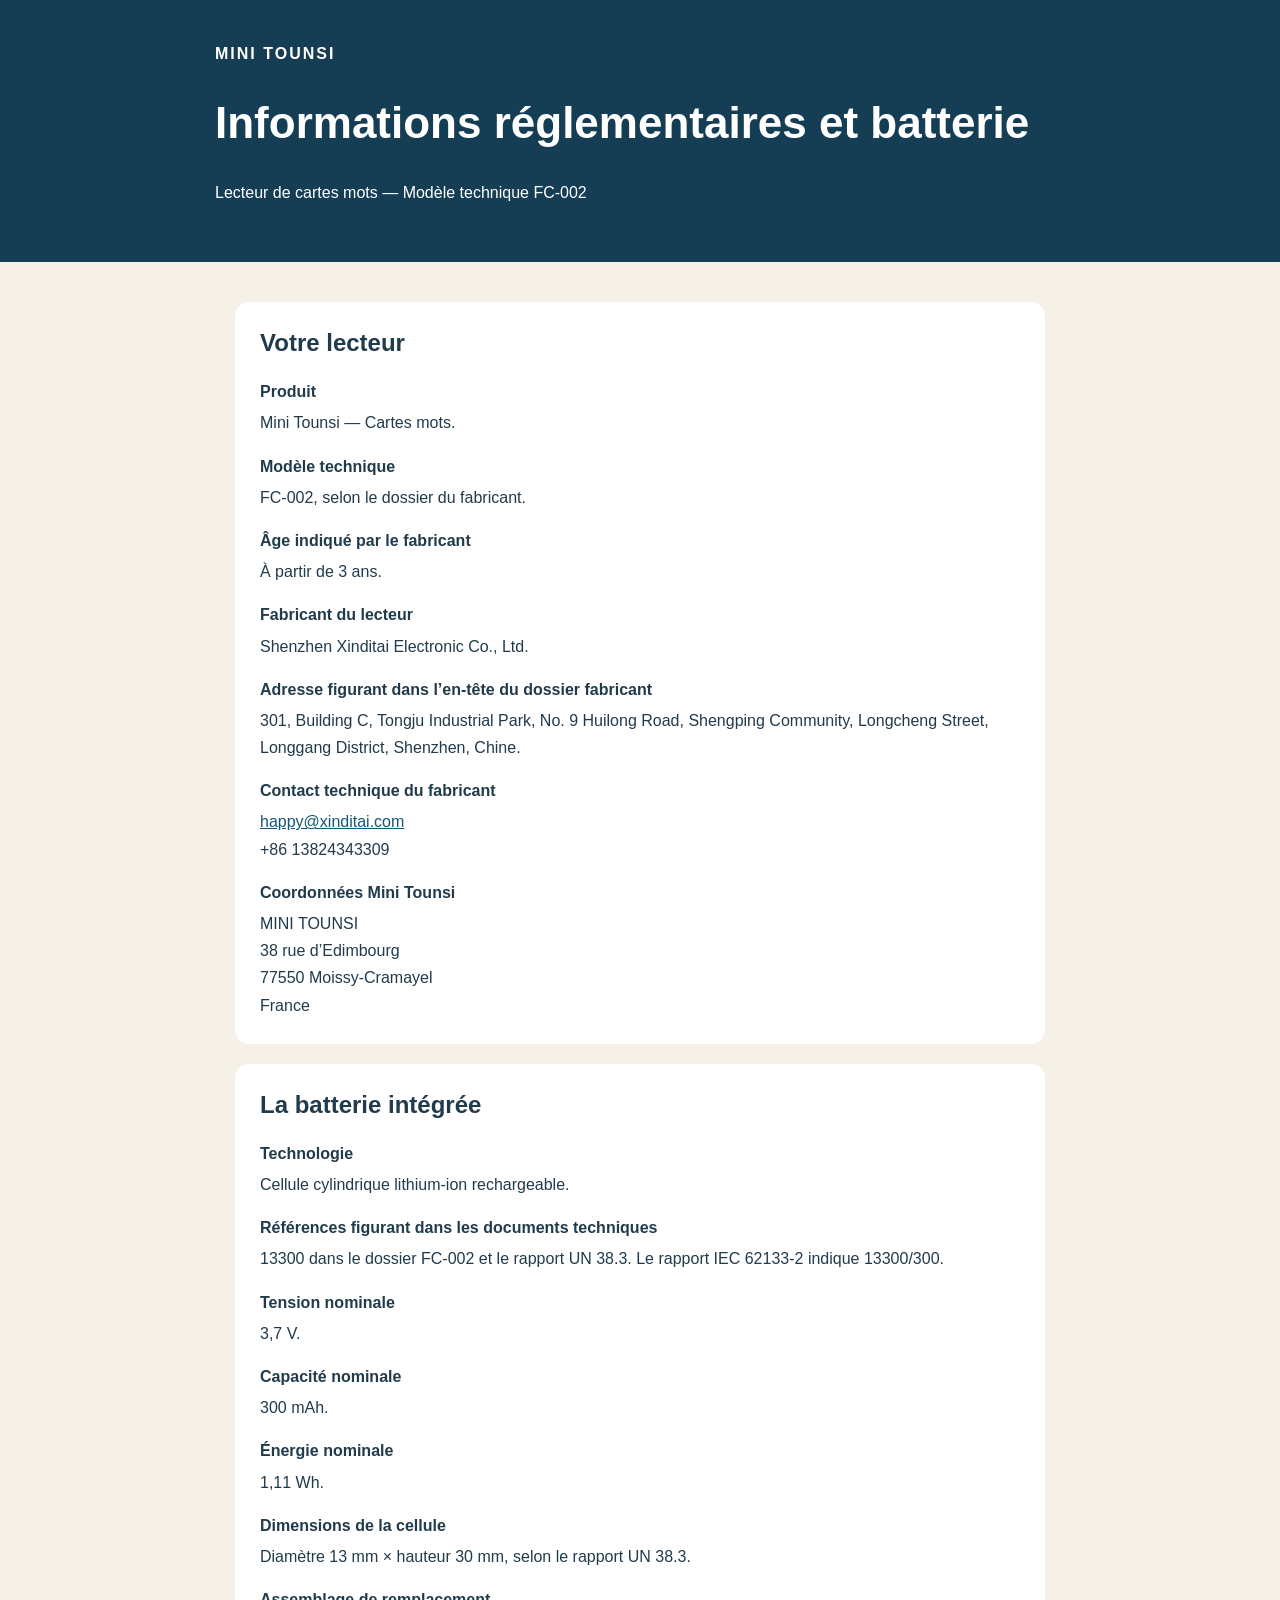
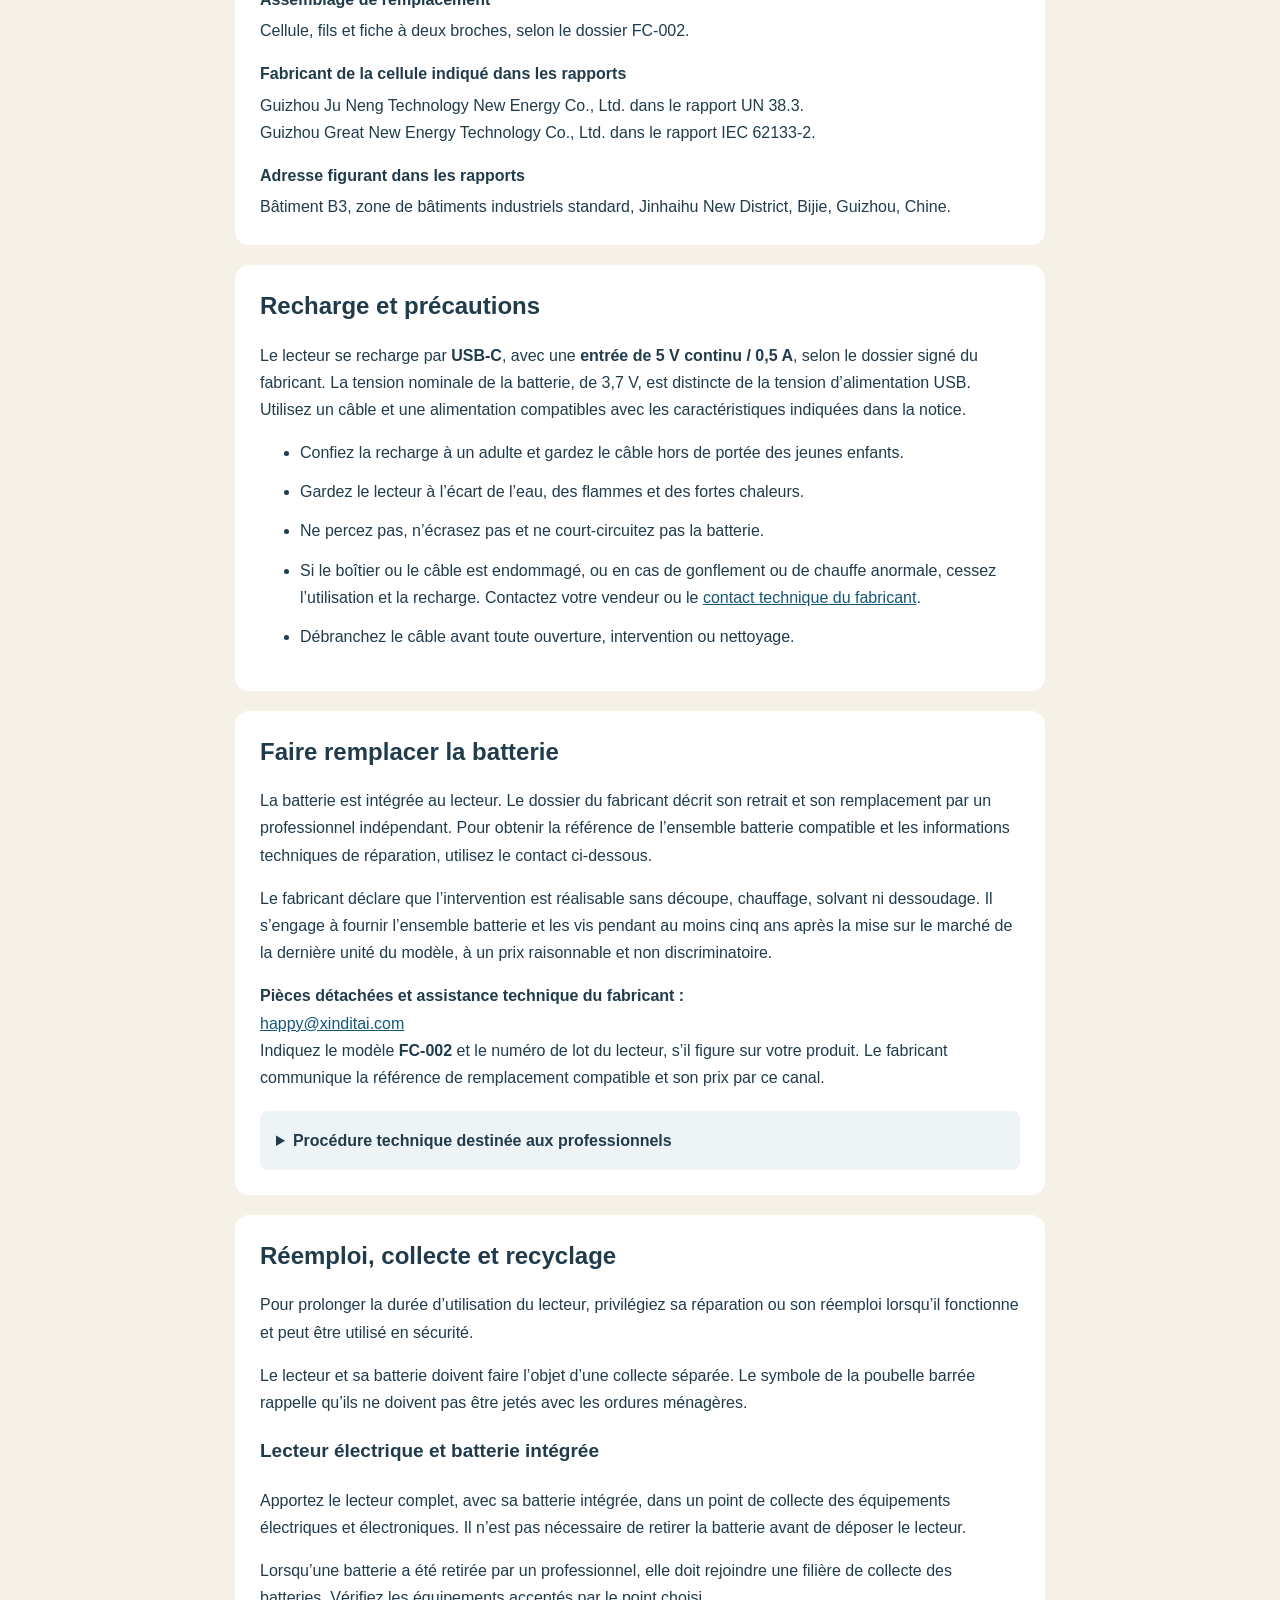
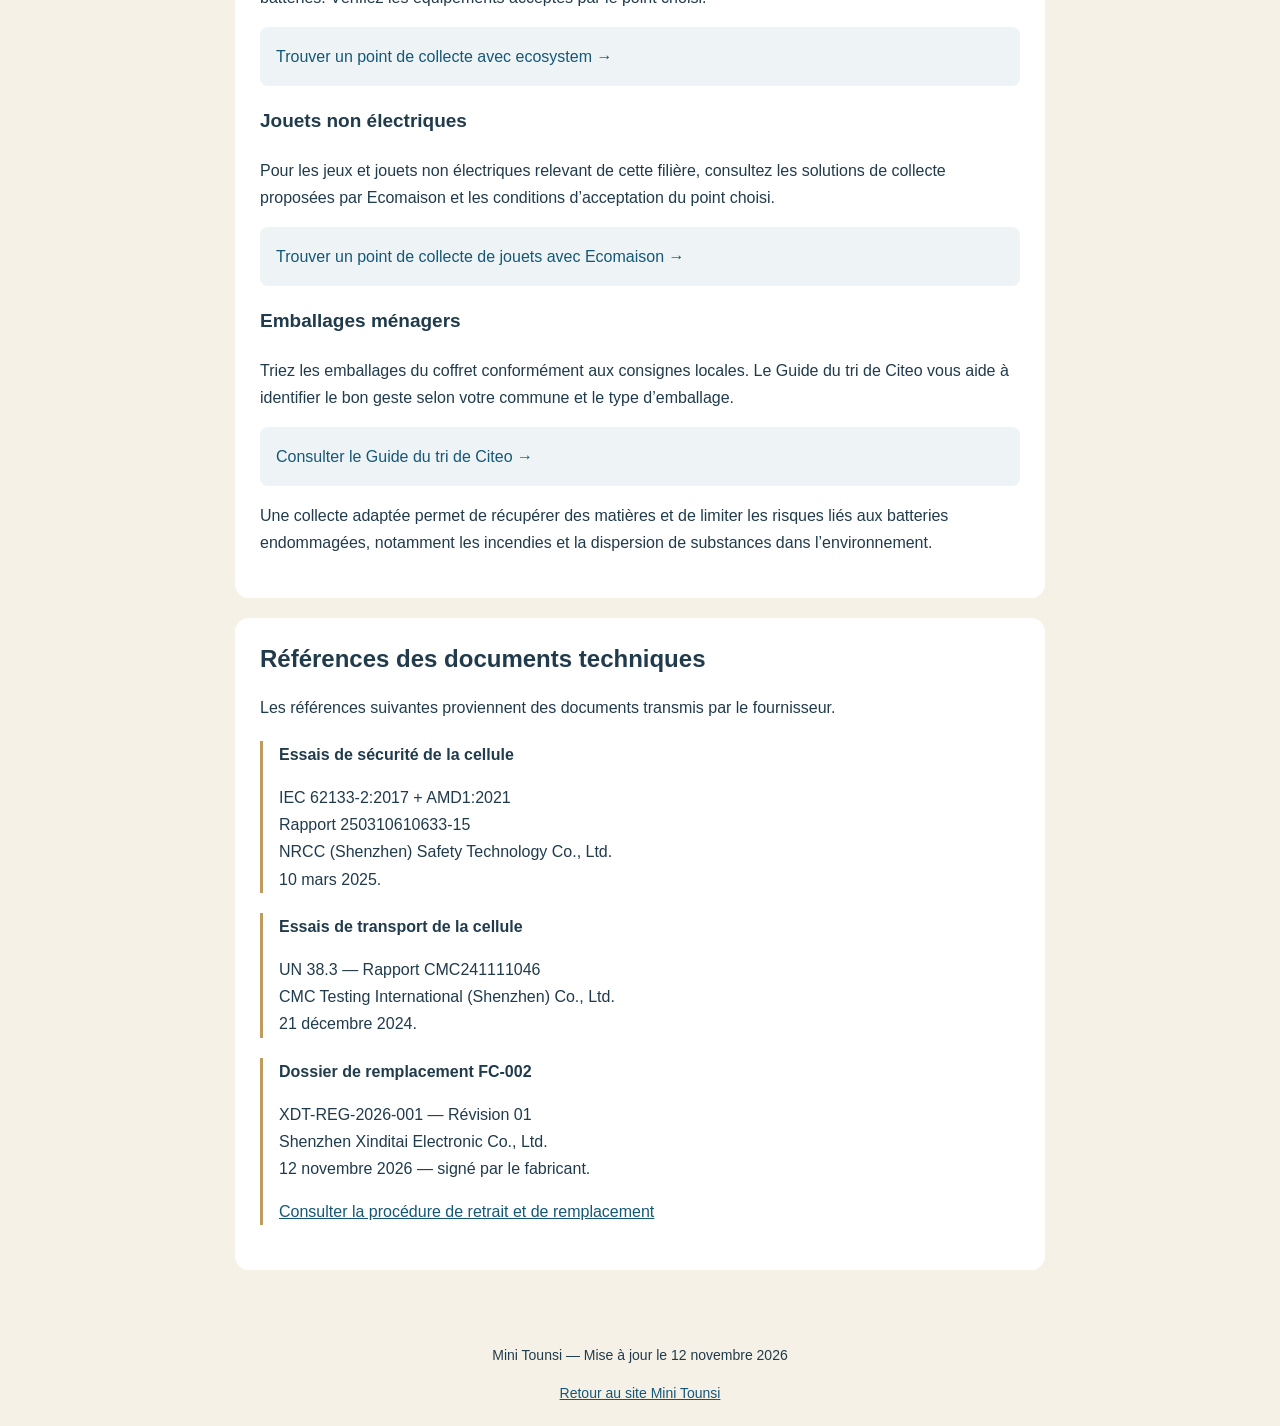
<file: batterie/index.html>
<!DOCTYPE html>
<html lang="fr">
<head>
  <meta charset="UTF-8">
  <meta name="viewport" content="width=device-width, initial-scale=1">
  <meta name="robots" content="noindex">
  <title>Informations réglementaires et batterie | Mini Tounsi</title>

  <style>
    * { box-sizing: border-box; }

    html {
      scroll-behavior: smooth;
      scroll-padding-top: 20px;
    }

    body {
      margin: 0;
      background: #f6f1e7;
      color: #203b4c;
      font-family: Arial, sans-serif;
      font-size: 16px;
      line-height: 1.7;
    }

    header {
      padding: 40px 20px;
      background: #153e55;
      color: white;
    }

    header a {
      color: white;
      text-decoration: none;
      font-weight: bold;
      letter-spacing: 2px;
    }

    .conteneur, main {
      max-width: 850px;
      margin: auto;
    }

    main { padding: 20px; }

    h1 {
      font-size: clamp(28px, 6vw, 44px);
      line-height: 1.2;
    }

    h2 {
      margin-top: 0;
      font-size: 24px;
      line-height: 1.3;
    }

    h3 { font-size: 19px; }

    section {
      margin: 20px 0;
      padding: 25px;
      background: white;
      border-radius: 14px;
    }

    dl { margin: 0; }

    dt {
      margin-top: 16px;
      font-weight: bold;
    }

    dd { margin: 4px 0 0; }
    li { margin-bottom: 12px; }
    a { color: #155777; }

    details {
      margin-top: 20px;
      padding: 16px;
      background: #eef4f5;
      border-radius: 8px;
    }

    summary {
      cursor: pointer;
      font-weight: bold;
    }

    .document {
      margin: 20px 0;
      padding-left: 16px;
      border-left: 3px solid #bf9b60;
    }

    .lien-collecte {
      display: block;
      margin: 12px 0;
      padding: 16px;
      background: #eef4f5;
      border-radius: 8px;
      text-decoration: none;
    }

    .lien-collecte:hover {
      background: #dfecef;
      text-decoration: underline;
    }

    footer {
      padding: 20px;
      text-align: center;
      font-size: 14px;
    }

    a:focus-visible, summary:focus-visible {
      outline: 3px solid #bf9b60;
      outline-offset: 4px;
    }

    @media (max-width: 500px) {
      main { padding: 14px; }
      section { padding: 20px; }
    }
  </style>
</head>

<body>
  <header>
    <div class="conteneur">
      <a href="/">MINI TOUNSI</a>
      <h1>Informations réglementaires et batterie</h1>
      <p>Lecteur de cartes mots — Modèle technique FC-002</p>
    </div>
  </header>

  <main>
    <section id="produit">
      <h2>Votre lecteur</h2>

      <dl>
        <dt>Produit</dt>
        <dd>Mini Tounsi — Cartes mots.</dd>

        <dt>Modèle technique</dt>
        <dd>FC-002, selon le dossier du fabricant.</dd>

        <dt>Âge indiqué par le fabricant</dt>
        <dd>À partir de 3 ans.</dd>

        <dt>Fabricant du lecteur</dt>
        <dd>Shenzhen Xinditai Electronic Co., Ltd.</dd>

        <dt>Adresse figurant dans l’en-tête du dossier fabricant</dt>
        <dd>
          301, Building C, Tongju Industrial Park,
          No. 9 Huilong Road, Shengping Community,
          Longcheng Street, Longgang District,
          Shenzhen, Chine.
        </dd>

        <dt>Contact technique du fabricant</dt>
        <dd>
          <a href="mailto:happy@xinditai.com">happy@xinditai.com</a><br>
          +86 13824343309
        </dd>

        <dt>Coordonnées Mini Tounsi</dt>
        <dd>
          MINI TOUNSI<br>
          38 rue d’Edimbourg<br>
          77550 Moissy-Cramayel<br>
          France
        </dd>
      </dl>
    </section>

    <section id="batterie">
      <h2>La batterie intégrée</h2>

      <dl>
        <dt>Technologie</dt>
        <dd>Cellule cylindrique lithium-ion rechargeable.</dd>

        <dt>Références figurant dans les documents techniques</dt>
        <dd>
          13300 dans le dossier FC-002 et le rapport UN 38.3.
          Le rapport IEC 62133-2 indique 13300/300.
        </dd>

        <dt>Tension nominale</dt>
        <dd>3,7 V.</dd>

        <dt>Capacité nominale</dt>
        <dd>300 mAh.</dd>

        <dt>Énergie nominale</dt>
        <dd>1,11 Wh.</dd>

        <dt>Dimensions de la cellule</dt>
        <dd>
          Diamètre 13 mm × hauteur 30 mm,
          selon le rapport UN 38.3.
        </dd>

        <dt>Assemblage de remplacement</dt>
        <dd>
          Cellule, fils et fiche à deux broches,
          selon le dossier FC-002.
        </dd>

        <dt>Fabricant de la cellule indiqué dans les rapports</dt>
        <dd>
          Guizhou Ju Neng Technology New Energy Co., Ltd.
          dans le rapport UN 38.3.<br>
          Guizhou Great New Energy Technology Co., Ltd.
          dans le rapport IEC 62133-2.
        </dd>

        <dt>Adresse figurant dans les rapports</dt>
        <dd>
          Bâtiment B3, zone de bâtiments industriels standard,
          Jinhaihu New District, Bijie, Guizhou, Chine.
        </dd>
      </dl>
    </section>

    <section id="recharge">
      <h2>Recharge et précautions</h2>

      <p>
        Le lecteur se recharge par <strong>USB-C</strong>,
        avec une <strong>entrée de 5 V continu / 0,5 A</strong>,
        selon le dossier signé du fabricant.
        La tension nominale de la batterie, de 3,7 V, est
        distincte de la tension d’alimentation USB.
        Utilisez un câble et une alimentation compatibles
        avec les caractéristiques indiquées dans la notice.
      </p>

      <ul>
        <li>
          Confiez la recharge à un adulte et gardez le câble
          hors de portée des jeunes enfants.
        </li>
        <li>
          Gardez le lecteur à l’écart de l’eau, des flammes
          et des fortes chaleurs.
        </li>
        <li>
          Ne percez pas, n’écrasez pas et ne court-circuitez
          pas la batterie.
        </li>
        <li>
          Si le boîtier ou le câble est endommagé, ou en cas
          de gonflement ou de chauffe anormale, cessez
          l’utilisation et la recharge. Contactez votre vendeur
          ou le <a href="#contact-technique">contact technique du fabricant</a>.
        </li>
        <li>
          Débranchez le câble avant toute ouverture,
          intervention ou nettoyage.
        </li>
      </ul>
    </section>

    <section id="remplacement">
      <h2>Faire remplacer la batterie</h2>

      <p>
        La batterie est intégrée au lecteur.
        Le dossier du fabricant décrit son retrait et
        son remplacement par un professionnel indépendant.
        Pour obtenir la référence de l’ensemble batterie
        compatible et les informations techniques de réparation,
        utilisez le contact ci-dessous.
      </p>

      <p>
        Le fabricant déclare que l’intervention est réalisable
        sans découpe, chauffage, solvant ni dessoudage.
        Il s’engage à fournir l’ensemble batterie et les vis
        pendant au moins cinq ans après la mise sur le marché
        de la dernière unité du modèle, à un prix raisonnable
        et non discriminatoire.
      </p>

      <p id="contact-technique">
        <strong>Pièces détachées et assistance technique du fabricant :</strong><br>
        <a href="mailto:happy@xinditai.com?subject=MINI%20TOUNSI%20FC-002%20-%20Batterie%20et%20reparation">
          happy@xinditai.com
        </a><br>
        Indiquez le modèle <strong>FC-002</strong> et le numéro
        de lot du lecteur, s’il figure sur votre produit.
        Le fabricant communique la référence de remplacement
        compatible et son prix par ce canal.
      </p>

      <details id="procedure-remplacement">
        <summary>Procédure technique destinée aux professionnels</summary>

        <p>
          Procédure issue du dossier
          <strong>XDT-REG-2026-001, révision 01 du
          12 novembre 2026, signé par le fabricant</strong>.
          Elle concerne la configuration FC-002 décrite
          dans ce dossier.
        </p>

        <p>
          Réaliser l’intervention sur un établi sec,
          à l’écart des enfants, avec des précautions
          adaptées aux composants électroniques.
        </p>

        <p>
          <strong>Outils :</strong> tournevis cruciforme PH1 ;
          outil d’ouverture en plastique si nécessaire.
          Aucun outil propriétaire, chauffage, solvant,
          découpe ou dessoudage n’est prévu.
          Pour le remontage, utiliser un outil permettant
          de respecter le couple de serrage indiqué
          par le fabricant.
        </p>

        <h3>Retrait de la batterie</h3>

        <ol>
          <li>
            Éteindre le lecteur et débrancher le câble USB-C.
            Ne jamais ouvrir le lecteur pendant la recharge.
          </li>
          <li>
            Retirer les quatre vis du boîtier avec le
            tournevis PH1. Conserver les vis dans un récipient,
            hors de portée des enfants. Vérifier l’absence
            de détérioration des vis et de leurs logements.
          </li>
          <li>
            Séparer délicatement les demi-coques au niveau
            de leur joint, sans tirer sur les fils du
            haut-parleur. Ne pas forcer, découper ou
            chauffer le boîtier.
          </li>
          <li>
            Saisir le corps de la fiche blanche à deux
            broches et la déconnecter de la carte électronique
            en tirant dans son axe. Ne pas tirer sur les fils.
          </li>
          <li>
            Soulever l’ensemble batterie hors de son
            logement moulé. Ne pas comprimer, percer ou
            déformer la cellule. Protéger la fiche contre
            tout contact avec un objet métallique.
          </li>
        </ol>

        <h3>Remplacement et remontage</h3>

        <ol>
          <li>
            Utiliser un ensemble batterie compatible
            comprenant la cellule, les fils et la fiche
            appropriée. Vérifier la polarité, les protections,
            les dimensions et la compatibilité avec le
            circuit de charge. La seule correspondance
            de tension et de capacité ne suffit pas.
          </li>
          <li>
            Installer la batterie au fond du logement.
            Faire passer les fils à l’écart des logements
            de vis et du joint des demi-coques.
          </li>
          <li>
            Reconnecter complètement la fiche à deux
            broches, puis engager les éléments de
            positionnement des demi-coques. Vérifier
            qu’aucun fil n’est pincé avant la fermeture.
          </li>
          <li>
            Remettre les quatre vis en les serrant en
            diagonale. Le fabricant indique un couple
            nominal de <strong>0,25 N·m</strong>, sans
            dépasser <strong>0,35 N·m</strong> dans les
            logements en ABS. Ne pas remettre en service
            un boîtier dont les fixations sont endommagées.
          </li>
          <li>
            Vérifier la fermeture : quatre vis en place
            et affleurantes, écart entre les demi-coques
            inférieur à <strong>0,5 mm</strong> et absence
            de pièce libre ou de bruit anormal en
            manipulant le lecteur.
          </li>
          <li>
            Contrôler la mise sous tension, la lecture
            d’une carte, le son aux trois niveaux de
            volume et l’indication de charge.
            Ne pas remettre le lecteur en service
            si un contrôle échoue.
          </li>
        </ol>

        <p>
          Garder la batterie retirée hors de portée des
          enfants, protéger sa connexion contre les
          courts-circuits et la remettre à une filière
          de collecte adaptée.
        </p>

        <p>
          Si la configuration du lecteur diffère de celle
          décrite ici, demander au fabricant la procédure
          correspondant au produit.
        </p>
      </details>
    </section>

    <section id="collecte">
      <h2>Réemploi, collecte et recyclage</h2>

      <p>
        Pour prolonger la durée d’utilisation du lecteur,
        privilégiez sa réparation ou son réemploi lorsqu’il
        fonctionne et peut être utilisé en sécurité.
      </p>

      <p>
        Le lecteur et sa batterie doivent faire l’objet
        d’une collecte séparée. Le symbole de la poubelle
        barrée rappelle qu’ils ne doivent pas être jetés
        avec les ordures ménagères.
      </p>

      <h3>Lecteur électrique et batterie intégrée</h3>

      <p>
        Apportez le lecteur complet, avec sa batterie
        intégrée, dans un point de collecte des équipements
        électriques et électroniques. Il n’est pas
        nécessaire de retirer la batterie avant de
        déposer le lecteur.
      </p>

      <p>
        Lorsqu’une batterie a été retirée par un professionnel,
        elle doit rejoindre une filière de collecte des
        batteries. Vérifiez les équipements acceptés par
        le point choisi.
      </p>

      <a class="lien-collecte"
         href="https://www.ecosystem.eco/recherche/"
         target="_blank"
         rel="noopener noreferrer">
        Trouver un point de collecte avec ecosystem →
      </a>

      <h3>Jouets non électriques</h3>

      <p>
        Pour les jeux et jouets non électriques relevant
        de cette filière, consultez les solutions de
        collecte proposées par Ecomaison et les conditions
        d’acceptation du point choisi.
      </p>

      <a class="lien-collecte"
         href="https://reparer-donner-trier.ecomaison.com/recycler-jouet"
         target="_blank"
         rel="noopener noreferrer">
        Trouver un point de collecte de jouets avec Ecomaison →
      </a>

      <h3>Emballages ménagers</h3>

      <p>
        Triez les emballages du coffret conformément aux
        consignes locales. Le Guide du tri de Citeo vous
        aide à identifier le bon geste selon votre commune
        et le type d’emballage.
      </p>

      <a class="lien-collecte"
         href="https://citeo.guidedutri.fr/"
         target="_blank"
         rel="noopener noreferrer">
        Consulter le Guide du tri de Citeo →
      </a>

      <p>
        Une collecte adaptée permet de récupérer des
        matières et de limiter les risques liés aux
        batteries endommagées, notamment les incendies
        et la dispersion de substances dans l’environnement.
      </p>
    </section>

    <section id="documents">
      <h2>Références des documents techniques</h2>

      <p>
        Les références suivantes proviennent des documents
        transmis par le fournisseur.
      </p>

      <div class="document">
        <strong>Essais de sécurité de la cellule</strong>
        <p>
          IEC 62133-2:2017 + AMD1:2021<br>
          Rapport 250310610633-15<br>
          NRCC (Shenzhen) Safety Technology Co., Ltd.<br>
          10 mars 2025.
        </p>
      </div>

      <div class="document">
        <strong>Essais de transport de la cellule</strong>
        <p>
          UN 38.3 — Rapport CMC241111046<br>
          CMC Testing International (Shenzhen) Co., Ltd.<br>
          21 décembre 2024.
        </p>
      </div>

      <div class="document">
        <strong>Dossier de remplacement FC-002</strong>
        <p>
          XDT-REG-2026-001 — Révision 01<br>
          Shenzhen Xinditai Electronic Co., Ltd.<br>
          12 novembre 2026 — signé par le fabricant.
        </p>
        <p>
          <a href="#procedure-remplacement">
            Consulter la procédure de retrait et de remplacement
          </a>
        </p>
      </div>
    </section>
  </main>

  <footer>
    <p>Mini Tounsi — Mise à jour le 12 novembre 2026</p>
    <a href="/">Retour au site Mini Tounsi</a>
  </footer>
</body>
</html>
</file>
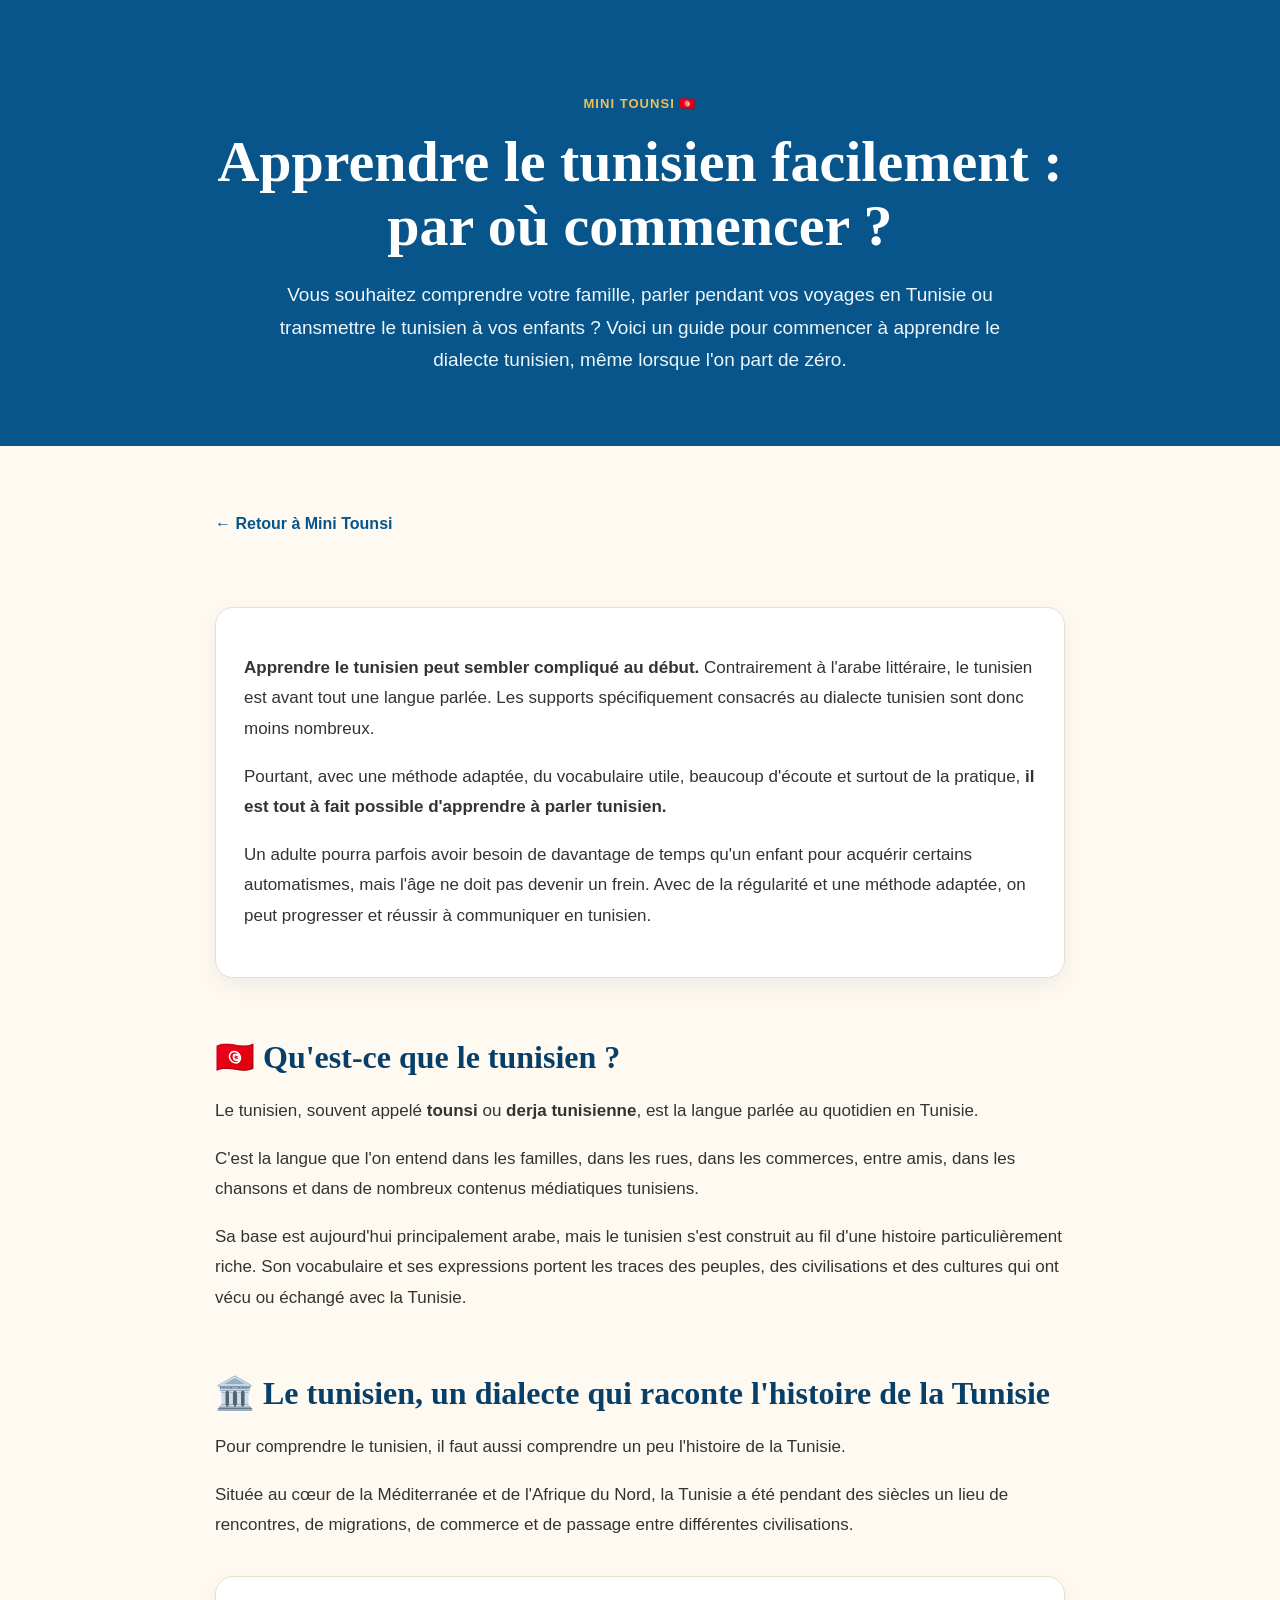
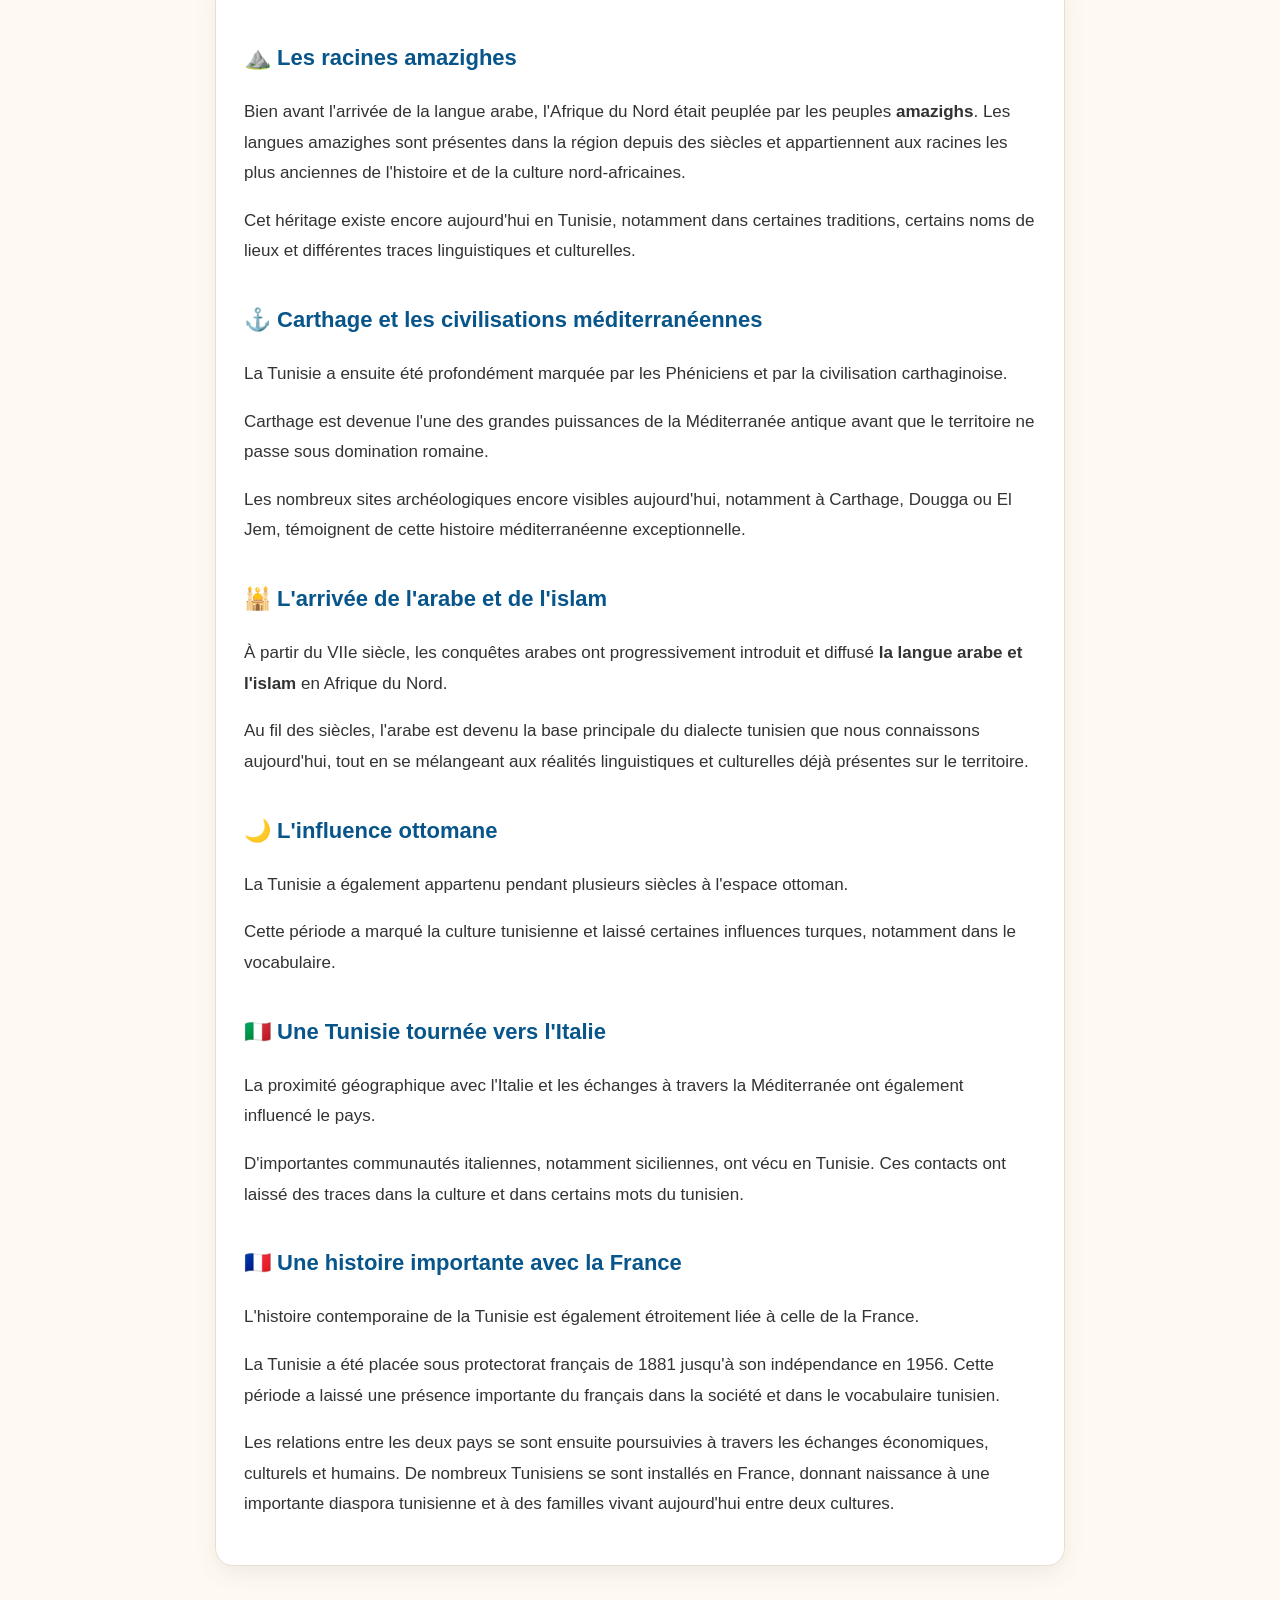
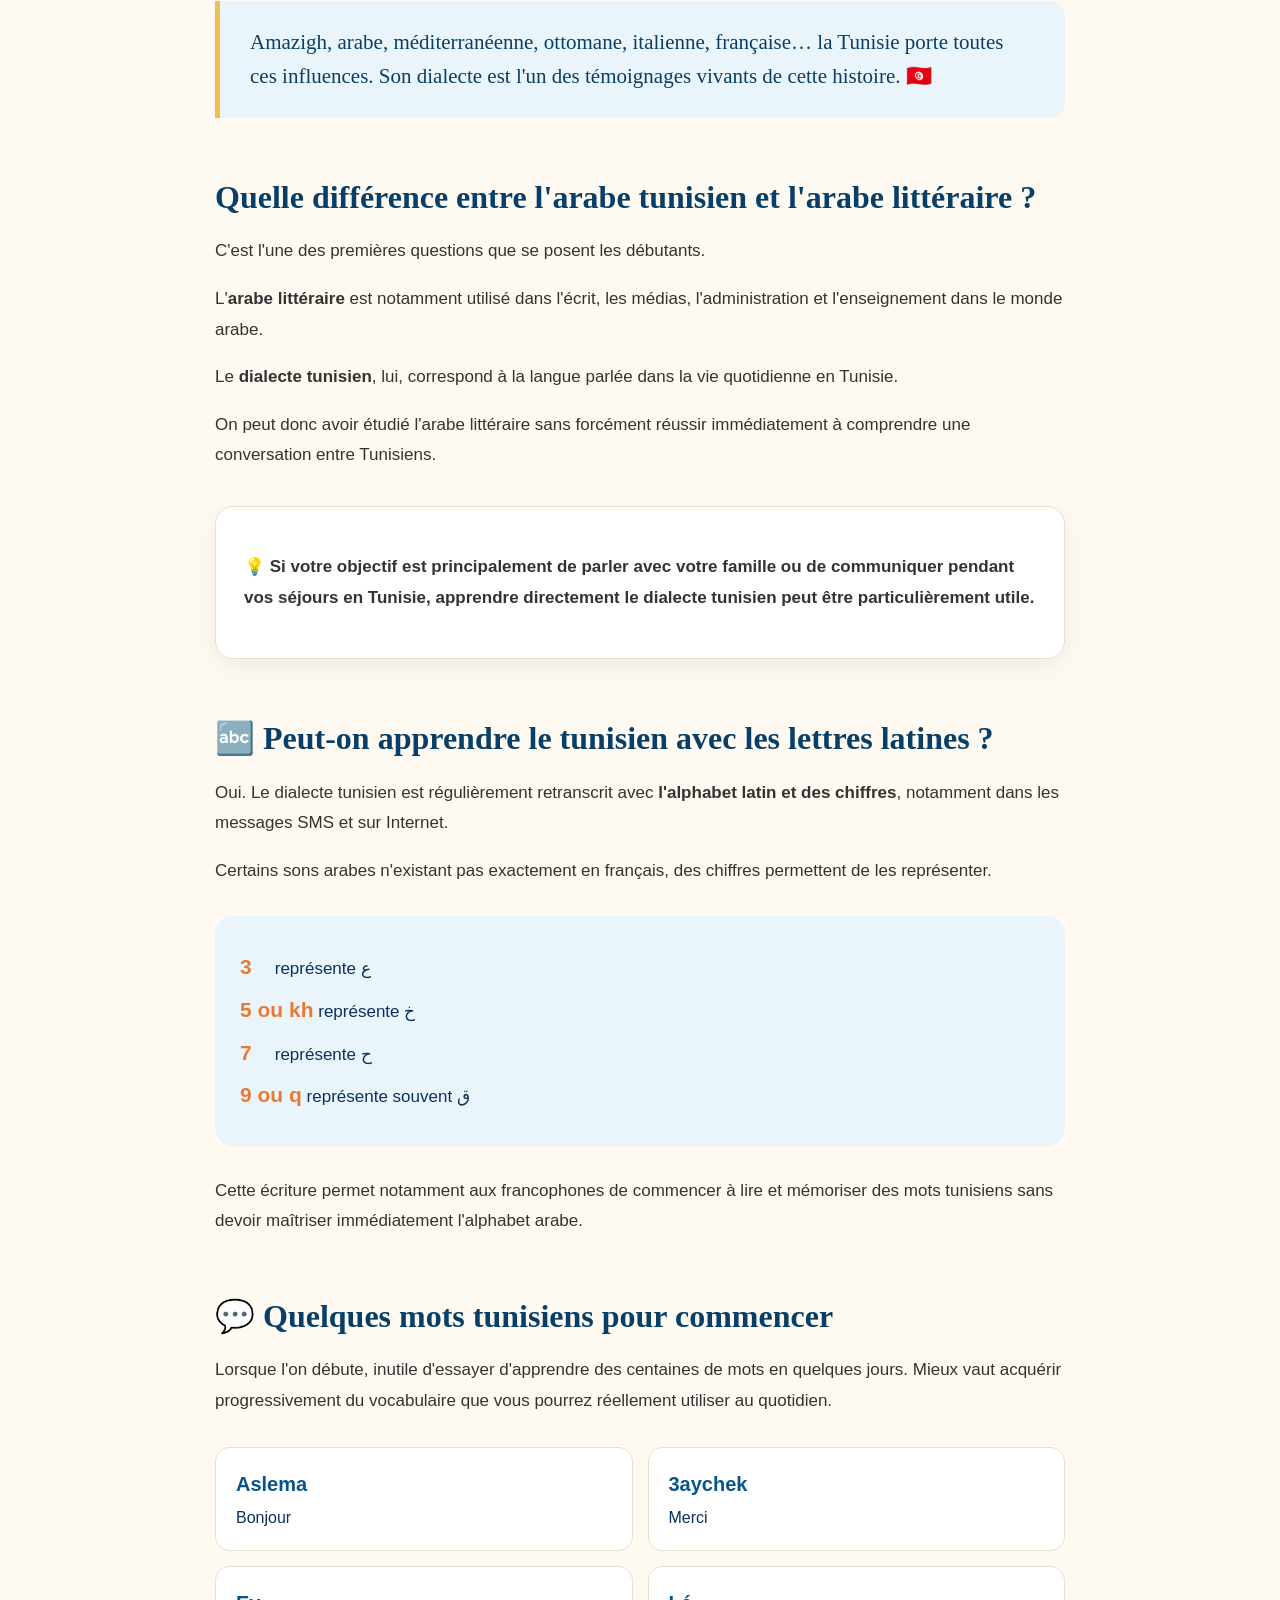
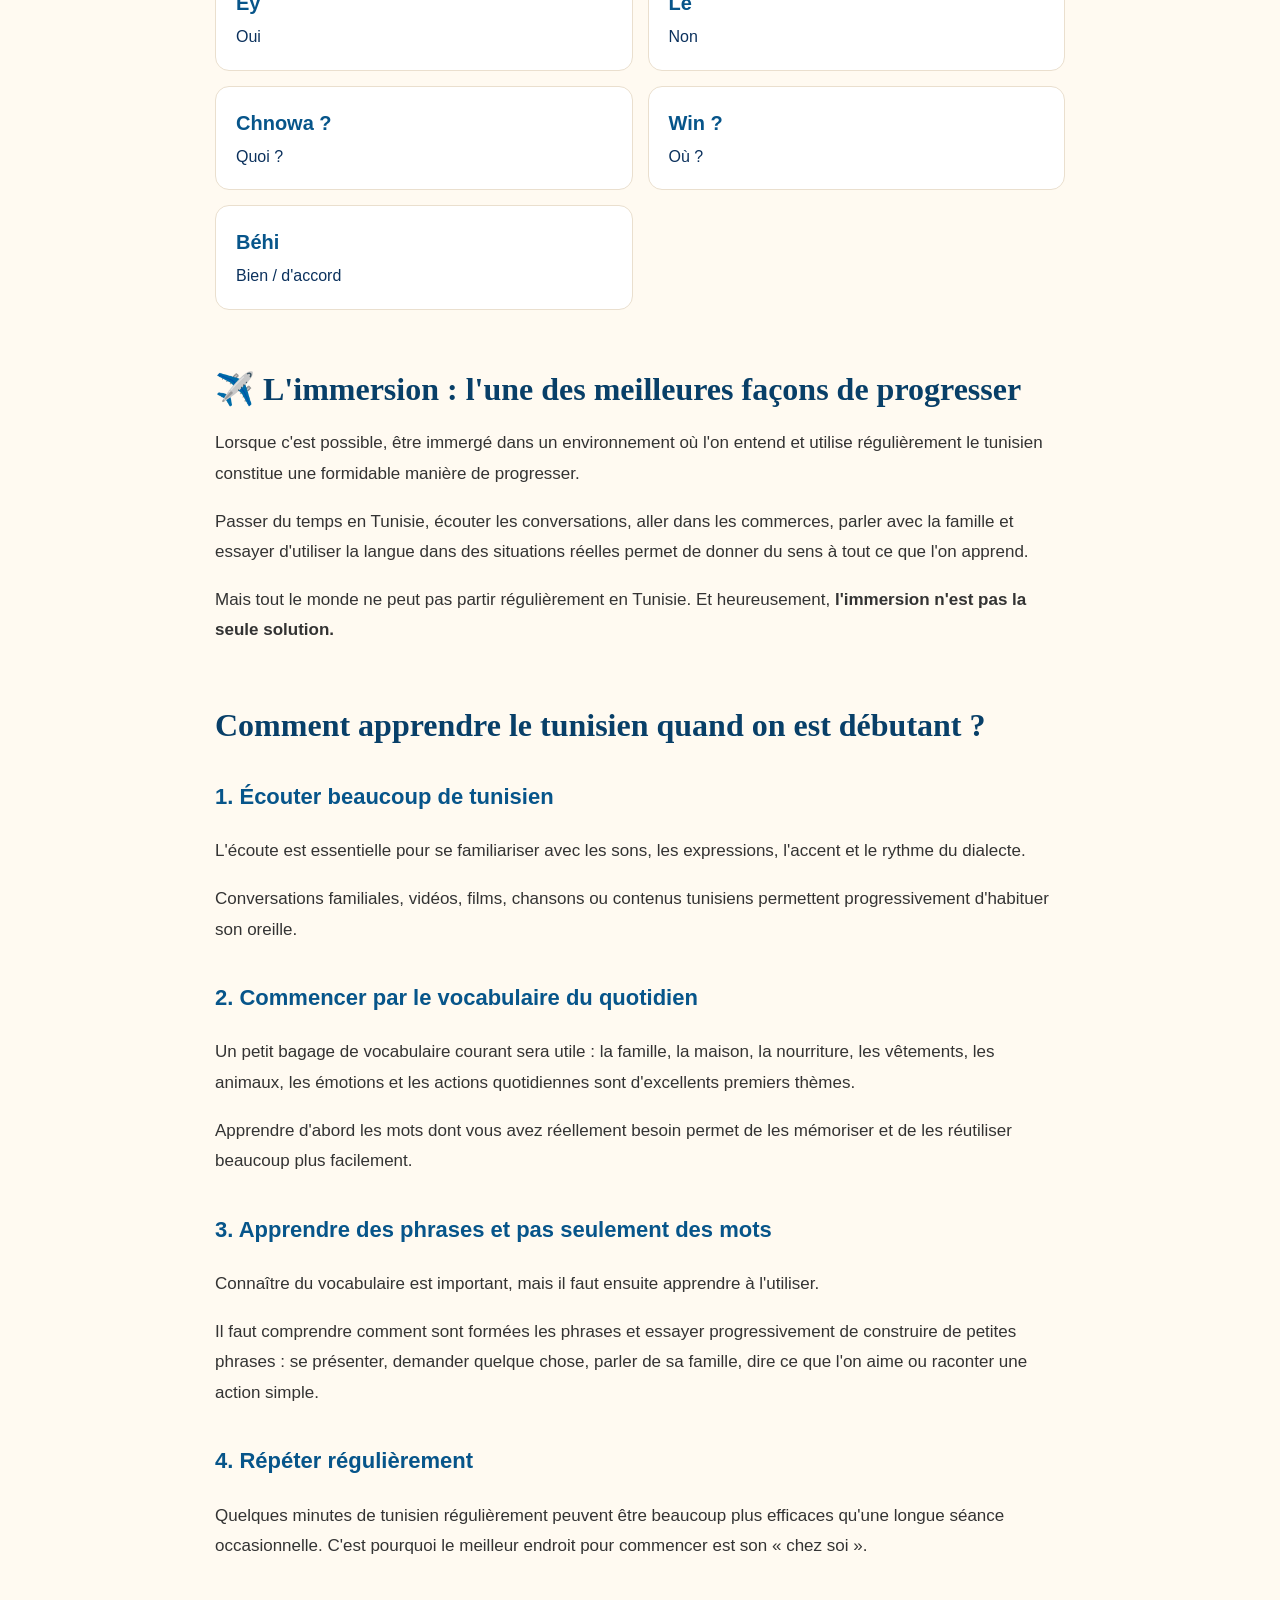
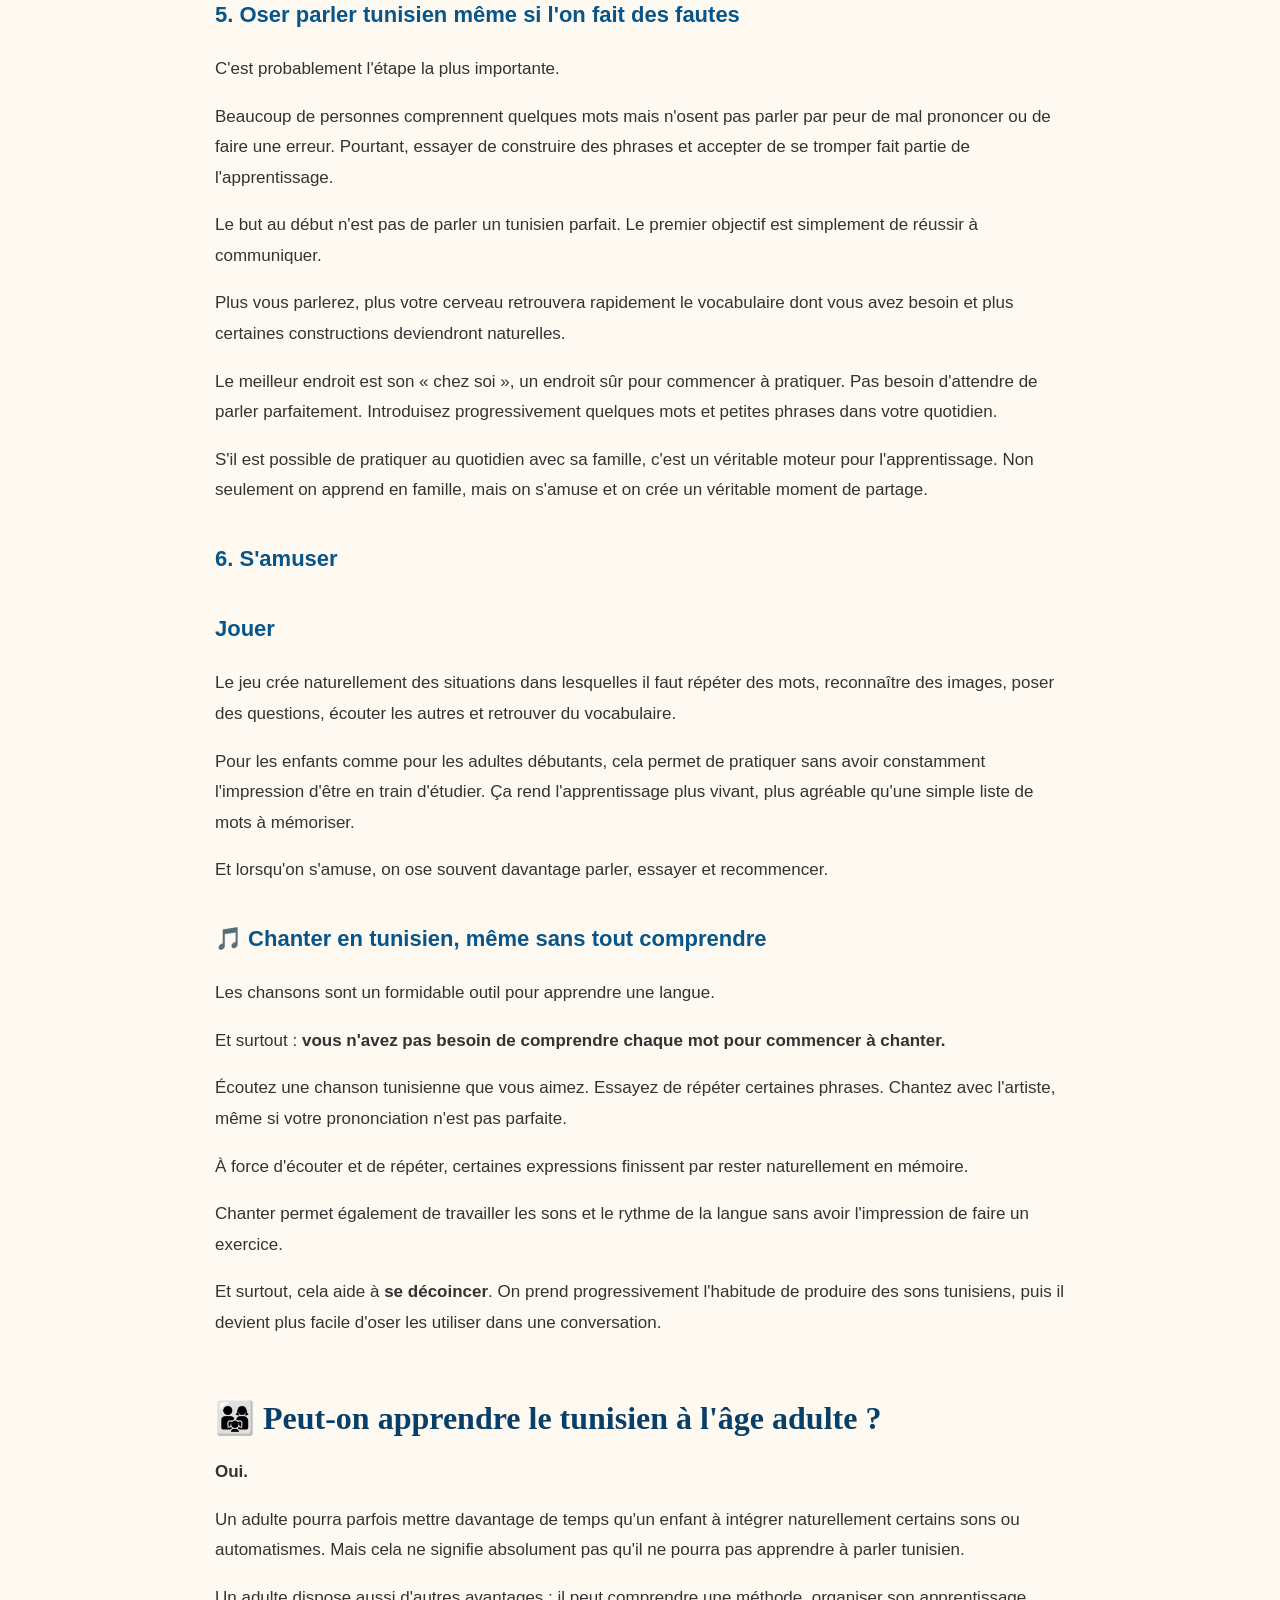
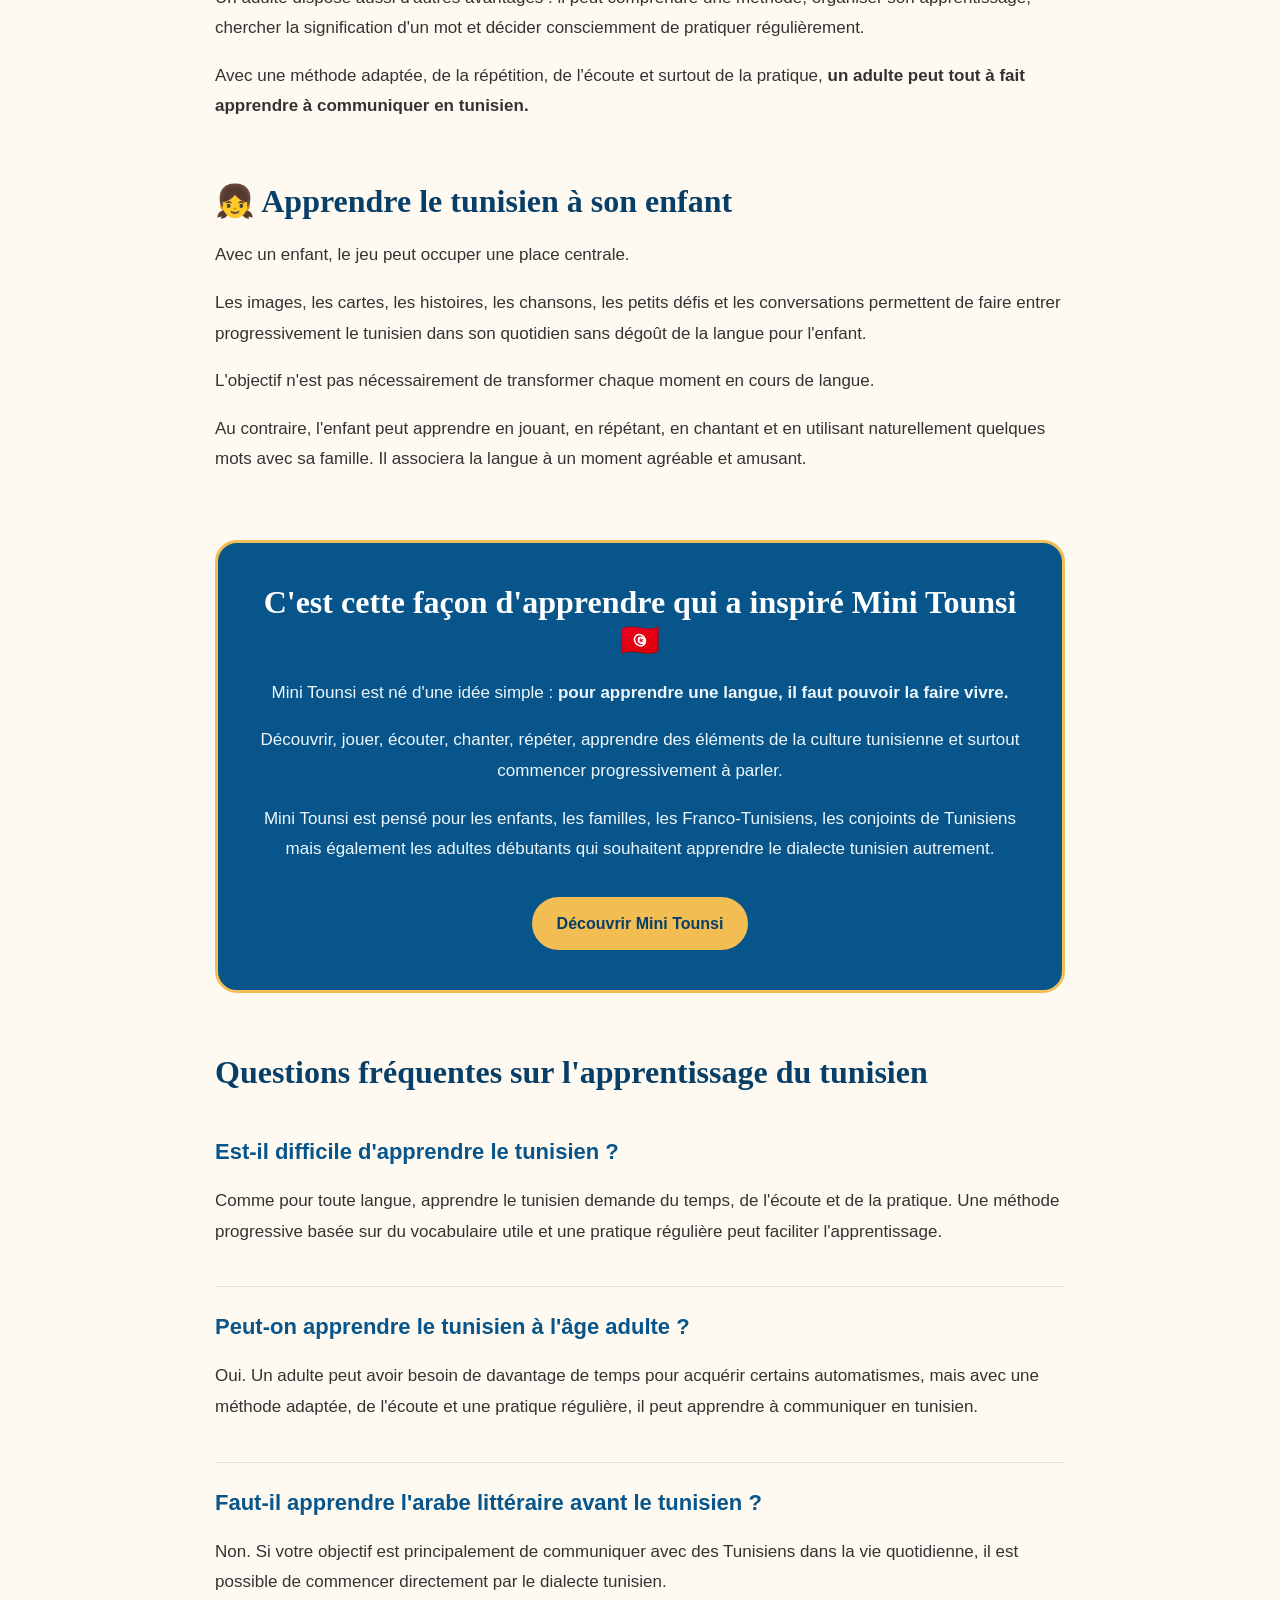
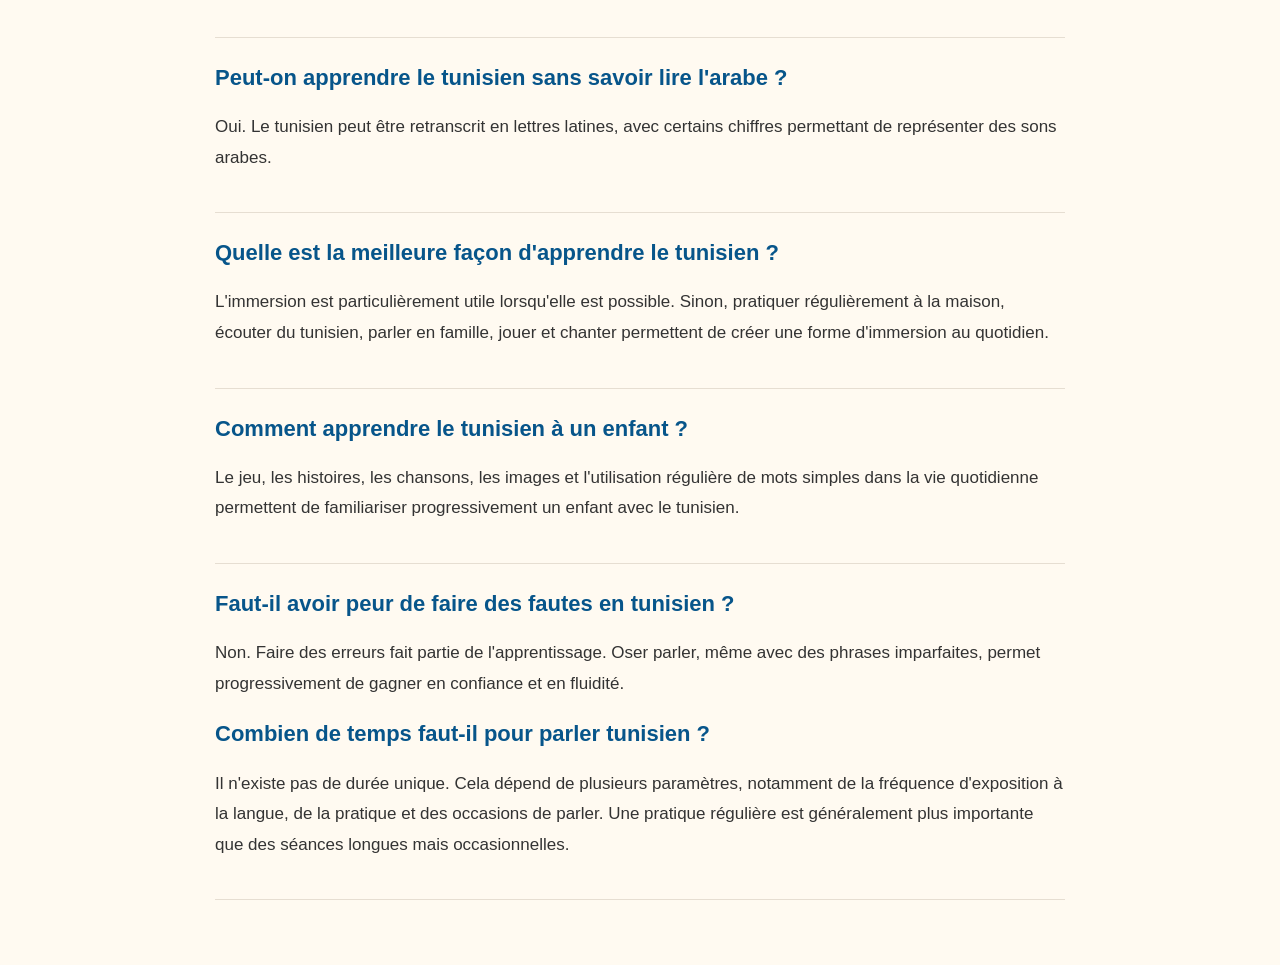
<file: apprendre-le-tunisien.html>
<!DOCTYPE html>
<html lang="fr">

<head>
  <meta charset="UTF-8">
  <meta name="viewport" content="width=device-width, initial-scale=1.0">

  <title>Apprendre le tunisien facilement : guide pour débuter | Mini Tounsi</title>

  <meta
    name="description"
    content="Comment apprendre le tunisien ? Découvrez le dialecte tunisien, son histoire, du vocabulaire, des conseils pour pratiquer à la maison et une méthode ludique pour oser parler tounsi."
  >

  <meta name="robots" content="index, follow">

  <link
    rel="canonical"
    href="https://minitounsi.com/apprendre-le-tunisien.html"
  >

  <link rel="stylesheet" href="styles.css">

  <!-- Données structurées Google -->
  <script type="application/ld+json">
  {
    "@context": "https://schema.org",
    "@type": "Article",
    "headline": "Apprendre le tunisien facilement : le guide pour débuter",
    "description": "Guide pour apprendre le dialecte tunisien : histoire, vocabulaire, alphabet latin, pratique, immersion, chansons et conseils pour oser parler.",
    "author": {
      "@type": "Organization",
      "name": "Mini Tounsi"
    },
    "publisher": {
      "@type": "Organization",
      "name": "Mini Tounsi"
    },
    "mainEntityOfPage": "https://minitounsi.com/apprendre-le-tunisien.html"
  }
  </script>

  <style>

    .seo-page {
      background: #fffaf1;
    }

    .seo-hero {
      padding: 90px 20px 70px;
      text-align: center;
      background: #07558a;
      color: white;
    }

    .seo-hero-inner {
      max-width: 900px;
      margin: auto;
    }

    .seo-hero .eyebrow {
      display: inline-block;
      margin-bottom: 15px;
      color: #f2bd52;
      font-weight: 800;
      text-transform: uppercase;
      letter-spacing: .08em;
      font-size: 13px;
    }

    .seo-hero h1 {
      max-width: 850px;
      margin: 0 auto 22px;
      font-family: Georgia, serif;
      font-size: clamp(36px, 6vw, 58px);
      line-height: 1.1;
    }

    .seo-hero p {
      max-width: 760px;
      margin: auto;
      font-size: 19px;
      line-height: 1.7;
      color: #eef7fc;
    }

    .seo-content {
      max-width: 900px;
      margin: auto;
      padding: 65px 25px;
    }

    .seo-content h2 {
      margin-top: 60px;
      margin-bottom: 20px;
      color: #083f68;
      font-family: Georgia, serif;
      font-size: 32px;
      line-height: 1.2;
    }

    .seo-content h3 {
      margin-top: 35px;
      color: #07558a;
      font-size: 22px;
    }

    .seo-content p,
    .seo-content li {
      font-size: 17px;
      line-height: 1.8;
      color: #333;
    }

    .seo-content ul {
      padding-left: 22px;
    }

    .intro-box,
    .tip-box,
    .history-box {
      margin: 35px 0;
      padding: 28px;
      border-radius: 18px;
      background: white;
      border: 1px solid #eadfce;
      box-shadow: 0 8px 24px rgba(0, 45, 90, .07);
    }

    .highlight-quote {
      margin: 35px 0;
      padding: 25px 30px;
      border-left: 5px solid #f2bd52;
      background: #eaf5fb;
      border-radius: 0 15px 15px 0;
      font-family: Georgia, serif;
      font-size: 21px;
      line-height: 1.6;
      color: #083f68;
    }

    .words-grid {
      display: grid;
      grid-template-columns: repeat(2, 1fr);
      gap: 15px;
      margin: 30px 0;
    }

    .word-card {
      padding: 20px;
      border-radius: 14px;
      background: white;
      border: 1px solid #eadfce;
    }

    .word-card strong {
      display: block;
      margin-bottom: 5px;
      color: #07558a;
      font-size: 20px;
    }

    .number-box {
      margin: 30px 0;
      padding: 25px;
      border-radius: 18px;
      background: #eaf5fb;
    }

    .number-line {
      margin: 9px 0;
      font-size: 17px;
    }

    .number-line strong {
      display: inline-block;
      min-width: 30px;
      color: #e77b35;
      font-size: 21px;
    }

    .practice-box {
      margin: 40px 0;
      padding: 35px;
      border-radius: 20px;
      background: #07558a;
      color: white;
    }

    .practice-box h3 {
      margin-top: 0;
      color: #f2bd52;
      font-family: Georgia, serif;
      font-size: 27px;
    }

    .practice-box p {
      color: #eef7fc;
    }

    .mini-tounsi-cta {
      margin: 65px 0 20px;
      padding: 40px;
      border-radius: 22px;
      background: #07558a;
      color: white;
      text-align: center;
      border: 3px solid #f2bd52;
    }

    .mini-tounsi-cta h2 {
      margin: 0 0 18px;
      color: white;
    }

    .mini-tounsi-cta p {
      color: #eef7fc;
    }

    .seo-btn {
      display: inline-block;
      margin-top: 15px;
      padding: 14px 25px;
      border-radius: 999px;
      background: #f2bd52;
      color: #083f68;
      font-weight: 800;
      text-decoration: none;
    }

    .faq-item {
      padding: 22px 0;
      border-bottom: 1px solid #e6ded2;
    }

    .faq-item h3 {
      margin: 0 0 9px;
    }

    .back-home {
      display: inline-block;
      margin-bottom: 35px;
      color: #07558a;
      font-weight: 700;
      text-decoration: none;
    }

    @media (max-width: 650px) {

      .seo-hero {
        padding: 65px 20px 55px;
      }

      .seo-content {
        padding: 45px 20px;
      }

      .words-grid {
        grid-template-columns: 1fr;
      }

      .mini-tounsi-cta,
      .practice-box {
        padding: 30px 20px;
      }

    }

  </style>

</head>

<body class="seo-page">

  <!-- HERO -->

  <section class="seo-hero">
    <div class="seo-hero-inner">

      <span class="eyebrow">
        Mini Tounsi 🇹🇳
      </span>

      <h1>
        Apprendre le tunisien facilement : par où commencer ?
      </h1>

      <p>
        Vous souhaitez comprendre votre famille, parler pendant vos voyages
        en Tunisie ou transmettre le tunisien à vos enfants ?
        Voici un guide pour commencer à apprendre le dialecte tunisien,
        même lorsque l'on part de zéro.
      </p>

    </div>
  </section>

  <main class="seo-content">

    <a href="index.html" class="back-home">
      ← Retour à Mini Tounsi
    </a>

    <!-- INTRODUCTION -->

    <div class="intro-box">

      <p>
        <strong>Apprendre le tunisien peut sembler compliqué au début.</strong>
        Contrairement à l'arabe littéraire, le tunisien est avant tout
        une langue parlée. Les supports spécifiquement consacrés au dialecte
        tunisien sont donc moins nombreux.
      </p>

      <p>
        Pourtant, avec une méthode adaptée, du vocabulaire utile,
        beaucoup d'écoute et surtout de la pratique,
        <strong>il est tout à fait possible d'apprendre à parler tunisien.</strong>
      </p>

      <p>
        Un adulte pourra parfois avoir besoin de davantage de temps qu'un enfant
        pour acquérir certains automatismes, mais l'âge ne doit pas devenir
        un frein. Avec de la régularité et une méthode adaptée,
        on peut progresser et réussir à communiquer en tunisien.
      </p>

    </div>

    <!-- QU'EST-CE QUE LE TUNISIEN -->

    <h2>🇹🇳 Qu'est-ce que le tunisien ?</h2>

    <p>
      Le tunisien, souvent appelé <strong>tounsi</strong> ou
      <strong>derja tunisienne</strong>, est la langue parlée au quotidien en Tunisie.
    </p>

    <p>
      C'est la langue que l'on entend dans les familles, dans les rues,
      dans les commerces, entre amis, dans les chansons et dans de nombreux
      contenus médiatiques tunisiens.
    </p>

    <p>
      Sa base est aujourd'hui principalement arabe, mais le tunisien s'est
      construit au fil d'une histoire particulièrement riche.
      Son vocabulaire et ses expressions portent les traces des peuples,
      des civilisations et des cultures qui ont vécu ou échangé avec la Tunisie.
    </p>

    <!-- HISTOIRE -->

    <h2>🏛️ Le tunisien, un dialecte qui raconte l'histoire de la Tunisie</h2>

    <p>
      Pour comprendre le tunisien, il faut aussi comprendre un peu
      l'histoire de la Tunisie.
    </p>

    <p>
      Située au cœur de la Méditerranée et de l'Afrique du Nord,
      la Tunisie a été pendant des siècles un lieu de rencontres,
      de migrations, de commerce et de passage entre différentes civilisations.
    </p>

    <div class="history-box">

      <h3>⛰️ Les racines amazighes</h3>

      <p>
        Bien avant l'arrivée de la langue arabe, l'Afrique du Nord
        était peuplée par les peuples <strong>amazighs</strong>.
        Les langues amazighes sont présentes dans la région depuis des siècles
        et appartiennent aux racines les plus anciennes de l'histoire
        et de la culture nord-africaines.
      </p>

      <p>
        Cet héritage existe encore aujourd'hui en Tunisie,
        notamment dans certaines traditions, certains noms de lieux
        et différentes traces linguistiques et culturelles.
      </p>

      <h3>⚓ Carthage et les civilisations méditerranéennes</h3>

      <p>
        La Tunisie a ensuite été profondément marquée par les Phéniciens
        et par la civilisation carthaginoise.
      </p>

      <p>
        Carthage est devenue l'une des grandes puissances de la Méditerranée
        antique avant que le territoire ne passe sous domination romaine.
      </p>

      <p>
        Les nombreux sites archéologiques encore visibles aujourd'hui,
        notamment à Carthage, Dougga ou El Jem, témoignent de cette
        histoire méditerranéenne exceptionnelle.
      </p>

      <h3>🕌 L'arrivée de l'arabe et de l'islam</h3>

      <p>
        À partir du VIIe siècle, les conquêtes arabes ont progressivement
        introduit et diffusé <strong>la langue arabe et l'islam</strong>
        en Afrique du Nord.
      </p>

      <p>
        Au fil des siècles, l'arabe est devenu la base principale
        du dialecte tunisien que nous connaissons aujourd'hui,
        tout en se mélangeant aux réalités linguistiques et culturelles
        déjà présentes sur le territoire.
      </p>

      <h3>🌙 L'influence ottomane</h3>

      <p>
        La Tunisie a également appartenu pendant plusieurs siècles
        à l'espace ottoman.
      </p>

      <p>
        Cette période a marqué la culture tunisienne et laissé
        certaines influences turques, notamment dans le vocabulaire.
      </p>

      <h3>🇮🇹 Une Tunisie tournée vers l'Italie</h3>

      <p>
        La proximité géographique avec l'Italie et les échanges
        à travers la Méditerranée ont également influencé le pays.
      </p>

      <p>
        D'importantes communautés italiennes, notamment siciliennes,
        ont vécu en Tunisie. Ces contacts ont laissé des traces
        dans la culture et dans certains mots du tunisien.
      </p>

      <h3>🇫🇷 Une histoire importante avec la France</h3>

      <p>
        L'histoire contemporaine de la Tunisie est également étroitement
        liée à celle de la France.
      </p>

      <p>
        La Tunisie a été placée sous protectorat français
        de 1881 jusqu'à son indépendance en 1956.
        Cette période a laissé une présence importante du français
        dans la société et dans le vocabulaire tunisien.
      </p>

      <p>
        Les relations entre les deux pays se sont ensuite poursuivies
        à travers les échanges économiques, culturels et humains.
        De nombreux Tunisiens se sont installés en France,
        donnant naissance à une importante diaspora tunisienne
        et à des familles vivant aujourd'hui entre deux cultures.
      </p>

    </div>

    <div class="highlight-quote">
      Amazigh, arabe, méditerranéenne, ottomane, italienne, française…
      la Tunisie porte toutes ces influences. Son dialecte est l'un
      des témoignages vivants de cette histoire. 🇹🇳
    </div>

    <!-- ARABE LITTERAIRE -->

    <h2>Quelle différence entre l'arabe tunisien et l'arabe littéraire ?</h2>

    <p>
      C'est l'une des premières questions que se posent les débutants.
    </p>

    <p>
      L'<strong>arabe littéraire</strong> est notamment utilisé dans l'écrit,
      les médias, l'administration et l'enseignement dans le monde arabe.
    </p>

    <p>
      Le <strong>dialecte tunisien</strong>, lui, correspond à la langue
      parlée dans la vie quotidienne en Tunisie.
    </p>

    <p>
      On peut donc avoir étudié l'arabe littéraire sans forcément
      réussir immédiatement à comprendre une conversation entre Tunisiens.
    </p>

    <div class="tip-box">
      <p>
        💡 <strong>Si votre objectif est principalement de parler avec
        votre famille ou de communiquer pendant vos séjours en Tunisie,
        apprendre directement le dialecte tunisien peut être particulièrement
        utile.</strong>
      </p>
    </div>

    <!-- ALPHABET LATIN -->

    <h2>🔤 Peut-on apprendre le tunisien avec les lettres latines ?</h2>

    <p>
      Oui. Le dialecte tunisien est régulièrement retranscrit
      avec <strong>l'alphabet latin et des chiffres</strong>,
      notamment dans les messages SMS et sur Internet.
    </p>

    <p>
      Certains sons arabes n'existant pas exactement en français,
      des chiffres permettent de les représenter.
    </p>

    <div class="number-box">

      <div class="number-line">
        <strong>3</strong> représente ع
      </div>

      <div class="number-line">
        <strong>5 ou kh</strong> représente خ
      </div>

      <div class="number-line">
        <strong>7</strong> représente ح
      </div>

      <div class="number-line">
        <strong>9 ou q</strong> représente souvent ق
      </div>

    </div>

    <p>
      Cette écriture permet notamment aux francophones de commencer
      à lire et mémoriser des mots tunisiens sans devoir maîtriser
      immédiatement l'alphabet arabe.
    </p>

    <!-- VOCABULAIRE -->

    <h2>💬 Quelques mots tunisiens pour commencer</h2>

    <p>
      Lorsque l'on débute, inutile d'essayer d'apprendre des centaines
      de mots en quelques jours. Mieux vaut acquérir progressivement
      du vocabulaire que vous pourrez réellement utiliser au quotidien.
    </p>

    <div class="words-grid">

      <div class="word-card">
        <strong>Aslema</strong>
        Bonjour
      </div>

      <div class="word-card">
        <strong>3aychek</strong>
        Merci
      </div>

      <div class="word-card">
        <strong>Ey</strong>
        Oui
      </div>

      <div class="word-card">
        <strong>Lé</strong>
        Non
      </div>

      <div class="word-card">
        <strong>Chnowa ?</strong>
        Quoi ?
      </div>

      <div class="word-card">
        <strong>Win ?</strong>
        Où ?
      </div>

      <div class="word-card">
        <strong>Béhi</strong>
        Bien / d'accord
      </div>

    </div>

    <!-- IMMERSION -->

    <h2>✈️ L'immersion : l'une des meilleures façons de progresser</h2>

    <p>
      Lorsque c'est possible, être immergé dans un environnement
      où l'on entend et utilise régulièrement le tunisien constitue
      une formidable manière de progresser.
    </p>

    <p>
      Passer du temps en Tunisie, écouter les conversations,
      aller dans les commerces, parler avec la famille et essayer
      d'utiliser la langue dans des situations réelles permet
      de donner du sens à tout ce que l'on apprend.
    </p>

    <p>
      Mais tout le monde ne peut pas partir régulièrement en Tunisie.
      Et heureusement,
      <strong>l'immersion n'est pas la seule solution.</strong>
    </p>

    <!-- METHODE -->

    <h2>Comment apprendre le tunisien quand on est débutant ?</h2>

    <h3>1. Écouter beaucoup de tunisien</h3>

    <p>
      L'écoute est essentielle pour se familiariser avec les sons,
      les expressions, l'accent et le rythme du dialecte.
    </p>

    <p>
      Conversations familiales, vidéos, films, chansons ou contenus
      tunisiens permettent progressivement d'habituer son oreille.
    </p>

    <h3>2. Commencer par le vocabulaire du quotidien</h3>

    <p>
      Un petit bagage de vocabulaire courant sera utile :
      la famille, la maison, la nourriture, les vêtements, les animaux,
      les émotions et les actions quotidiennes sont d'excellents
      premiers thèmes.
    </p>

    <p>
      Apprendre d'abord les mots dont vous avez réellement besoin
      permet de les mémoriser et de les réutiliser beaucoup plus facilement.
    </p>

    <h3>3. Apprendre des phrases et pas seulement des mots</h3>

    <p>
      Connaître du vocabulaire est important, mais il faut ensuite
      apprendre à l'utiliser.
    </p>

    <p>
      Il faut comprendre comment sont formées les phrases et essayer
      progressivement de construire de petites phrases :
      se présenter, demander quelque chose, parler de sa famille,
      dire ce que l'on aime ou raconter une action simple.
    </p>

    <h3>4. Répéter régulièrement</h3>

    <p>
      Quelques minutes de tunisien régulièrement peuvent être
      beaucoup plus efficaces qu'une longue séance occasionnelle.
      C'est pourquoi le meilleur endroit pour commencer est son « chez soi ».
    </p>

    <h3>5. Oser parler tunisien même si l'on fait des fautes</h3>

    <p>
      C'est probablement l'étape la plus importante.
    </p>

    <p>
      Beaucoup de personnes comprennent quelques mots mais n'osent pas parler
      par peur de mal prononcer ou de faire une erreur.
      Pourtant, essayer de construire des phrases et accepter de se tromper
      fait partie de l'apprentissage.
    </p>

    <p>
      Le but au début n'est pas de parler un tunisien parfait.
      Le premier objectif est simplement de réussir à communiquer.
    </p>

    <p>
      Plus vous parlerez, plus votre cerveau retrouvera rapidement
      le vocabulaire dont vous avez besoin et plus certaines constructions
      deviendront naturelles.
    </p>

    <p>
      Le meilleur endroit est son « chez soi », un endroit sûr pour commencer
      à pratiquer. Pas besoin d'attendre de parler parfaitement.
      Introduisez progressivement quelques mots et petites phrases
      dans votre quotidien.
    </p>

    <p>
      S'il est possible de pratiquer au quotidien avec sa famille,
      c'est un véritable moteur pour l'apprentissage.
      Non seulement on apprend en famille, mais on s'amuse
      et on crée un véritable moment de partage.
    </p>

    <h3>6. S'amuser</h3>

    <h3>Jouer</h3>

    <p>
      Le jeu crée naturellement des situations dans lesquelles
      il faut répéter des mots, reconnaître des images,
      poser des questions, écouter les autres et retrouver du vocabulaire.
    </p>

    <p>
      Pour les enfants comme pour les adultes débutants,
      cela permet de pratiquer sans avoir constamment l'impression
      d'être en train d'étudier. Ça rend l'apprentissage plus vivant,
      plus agréable qu'une simple liste de mots à mémoriser.
    </p>

    <p>
      Et lorsqu'on s'amuse, on ose souvent davantage parler,
      essayer et recommencer.
    </p>

    <h3>🎵 Chanter en tunisien, même sans tout comprendre</h3>

    <p>
      Les chansons sont un formidable outil pour apprendre une langue.
    </p>

    <p>
      Et surtout :
      <strong>vous n'avez pas besoin de comprendre chaque mot pour
      commencer à chanter.</strong>
    </p>

    <p>
      Écoutez une chanson tunisienne que vous aimez.
      Essayez de répéter certaines phrases.
      Chantez avec l'artiste, même si votre prononciation n'est pas parfaite.
    </p>

    <p>
      À force d'écouter et de répéter, certaines expressions
      finissent par rester naturellement en mémoire.
    </p>

    <p>
      Chanter permet également de travailler les sons et le rythme
      de la langue sans avoir l'impression de faire un exercice.
    </p>

    <p>
      Et surtout, cela aide à <strong>se décoincer</strong>.
      On prend progressivement l'habitude de produire des sons tunisiens,
      puis il devient plus facile d'oser les utiliser dans une conversation.
    </p>

    <!-- ADULTES -->

    <h2>👨‍👩‍👧 Peut-on apprendre le tunisien à l'âge adulte ?</h2>

    <p>
      <strong>Oui.</strong>
    </p>

    <p>
      Un adulte pourra parfois mettre davantage de temps qu'un enfant
      à intégrer naturellement certains sons ou automatismes.
      Mais cela ne signifie absolument pas qu'il ne pourra pas apprendre
      à parler tunisien.
    </p>

    <p>
      Un adulte dispose aussi d'autres avantages :
      il peut comprendre une méthode, organiser son apprentissage,
      chercher la signification d'un mot et décider consciemment
      de pratiquer régulièrement.
    </p>

    <p>
      Avec une méthode adaptée, de la répétition, de l'écoute
      et surtout de la pratique,
      <strong>un adulte peut tout à fait apprendre à communiquer en tunisien.</strong>
    </p>

    <!-- ENFANTS -->

    <h2>👧 Apprendre le tunisien à son enfant</h2>

    <p>
      Avec un enfant, le jeu peut occuper une place centrale.
    </p>

    <p>
      Les images, les cartes, les histoires, les chansons,
      les petits défis et les conversations permettent de faire
      entrer progressivement le tunisien dans son quotidien
      sans dégoût de la langue pour l'enfant.
    </p>

    <p>
      L'objectif n'est pas nécessairement de transformer chaque moment
      en cours de langue.
    </p>

    <p>
      Au contraire, l'enfant peut apprendre en jouant, en répétant,
      en chantant et en utilisant naturellement quelques mots
      avec sa famille. Il associera la langue à un moment agréable et amusant.
    </p>

    <!-- MINI TOUNSI -->

    <div class="mini-tounsi-cta">

      <h2>
        C'est cette façon d'apprendre qui a inspiré Mini Tounsi 🇹🇳
      </h2>

      <p>
        Mini Tounsi est né d'une idée simple :
        <strong>pour apprendre une langue, il faut pouvoir la faire vivre.</strong>
      </p>

      <p>
        Découvrir, jouer, écouter, chanter, répéter,
        apprendre des éléments de la culture tunisienne
        et surtout commencer progressivement à parler.
      </p>

      <p>
        Mini Tounsi est pensé pour les enfants, les familles,
        les Franco-Tunisiens, les conjoints de Tunisiens
        mais également les adultes débutants qui souhaitent
        apprendre le dialecte tunisien autrement.
      </p>

      <a href="index.html#box" class="seo-btn">
        Découvrir Mini Tounsi
      </a>

    </div>

    <!-- FAQ -->

    <h2>Questions fréquentes sur l'apprentissage du tunisien</h2>

    <div class="faq-item">
      <h3>Est-il difficile d'apprendre le tunisien ?</h3>
      <p>
        Comme pour toute langue, apprendre le tunisien demande du temps,
        de l'écoute et de la pratique. Une méthode progressive basée
        sur du vocabulaire utile et une pratique régulière peut faciliter
        l'apprentissage.
      </p>
    </div>

    <div class="faq-item">
      <h3>Peut-on apprendre le tunisien à l'âge adulte ?</h3>
      <p>
        Oui. Un adulte peut avoir besoin de davantage de temps
        pour acquérir certains automatismes, mais avec une méthode adaptée,
        de l'écoute et une pratique régulière, il peut apprendre
        à communiquer en tunisien.
      </p>
    </div>

    <div class="faq-item">
      <h3>Faut-il apprendre l'arabe littéraire avant le tunisien ?</h3>
      <p>
        Non. Si votre objectif est principalement de communiquer
        avec des Tunisiens dans la vie quotidienne, il est possible
        de commencer directement par le dialecte tunisien.
      </p>
    </div>

    <div class="faq-item">
      <h3>Peut-on apprendre le tunisien sans savoir lire l'arabe ?</h3>
      <p>
        Oui. Le tunisien peut être retranscrit en lettres latines,
        avec certains chiffres permettant de représenter des sons arabes.
      </p>
    </div>

    <div class="faq-item">
      <h3>Quelle est la meilleure façon d'apprendre le tunisien ?</h3>
      <p>
        L'immersion est particulièrement utile lorsqu'elle est possible.
        Sinon, pratiquer régulièrement à la maison, écouter du tunisien,
        parler en famille, jouer et chanter permettent de créer
        une forme d'immersion au quotidien.
      </p>
    </div>

    <div class="faq-item">
      <h3>Comment apprendre le tunisien à un enfant ?</h3>
      <p>
        Le jeu, les histoires, les chansons, les images et l'utilisation
        régulière de mots simples dans la vie quotidienne permettent
        de familiariser progressivement un enfant avec le tunisien.
      </p>
    </div>

    <div class="faq-item">
      <h3>Faut-il avoir peur de faire des fautes en tunisien ?</h3>
      <p>
        Non. Faire des erreurs fait partie de l'apprentissage.
        Oser parler, même avec des phrases imparfaites,
        permet progressivement de gagner en confiance et en fluidité.
      </p>

      <h3>Combien de temps faut-il pour parler tunisien ?</h3>
      <p>
        Il n'existe pas de durée unique. Cela dépend de plusieurs paramètres,
        notamment de la fréquence d'exposition à la langue, de la pratique
        et des occasions de parler.
        Une pratique régulière est généralement plus importante
        que des séances longues mais occasionnelles.
      </p>
    </div>

  </main>

  <!-- FAQ GOOGLE -->

  <script type="application/ld+json">
  {
    "@context": "https://schema.org",
    "@type": "FAQPage",
    "mainEntity": [
      {
        "@type": "Question",
        "name": "Est-il difficile d'apprendre le tunisien ?",
        "acceptedAnswer": {
          "@type": "Answer",
          "text": "Comme pour toute langue, apprendre le tunisien demande du temps, de l'écoute et de la pratique. Une méthode progressive et une pratique régulière peuvent faciliter l'apprentissage."
        }
      },
      {
        "@type": "Question",
        "name": "Peut-on apprendre le tunisien à l'âge adulte ?",
        "acceptedAnswer": {
          "@type": "Answer",
          "text": "Oui. Avec une méthode adaptée, de l'écoute, de la répétition et une pratique régulière, un adulte peut apprendre à communiquer en tunisien."
        }
      },
      {
        "@type": "Question",
        "name": "Faut-il apprendre l'arabe littéraire avant le tunisien ?",
        "acceptedAnswer": {
          "@type": "Answer",
          "text": "Non. Si l'objectif est de communiquer dans la vie quotidienne en Tunisie, il est possible de commencer directement par le dialecte tunisien."
        }
      },
      {
        "@type": "Question",
        "name": "Peut-on apprendre le tunisien sans savoir lire l'arabe ?",
        "acceptedAnswer": {
          "@type": "Answer",
          "text": "Oui. Le dialecte tunisien peut être retranscrit en lettres latines avec certains chiffres permettant de représenter des sons arabes."
        }
      },
      {
        "@type": "Question",
        "name": "Quelle est la meilleure façon d'apprendre le tunisien ?",
        "acceptedAnswer": {
          "@type": "Answer",
          "text": "L'immersion est très utile lorsqu'elle est possible. Sinon, pratiquer à la maison, écouter du tunisien, parler en famille, jouer et chanter permettent de créer une pratique régulière."
        }
      },
      {
        "@type": "Question",
        "name": "Comment apprendre le tunisien à un enfant ?",
        "acceptedAnswer": {
          "@type": "Answer",
          "text": "Le jeu, les histoires, les chansons, les images et l'utilisation régulière de mots simples permettent de familiariser progressivement un enfant avec le tunisien."
        }
      }
    ]
  }
  </script>

</body>
</html>
</file>
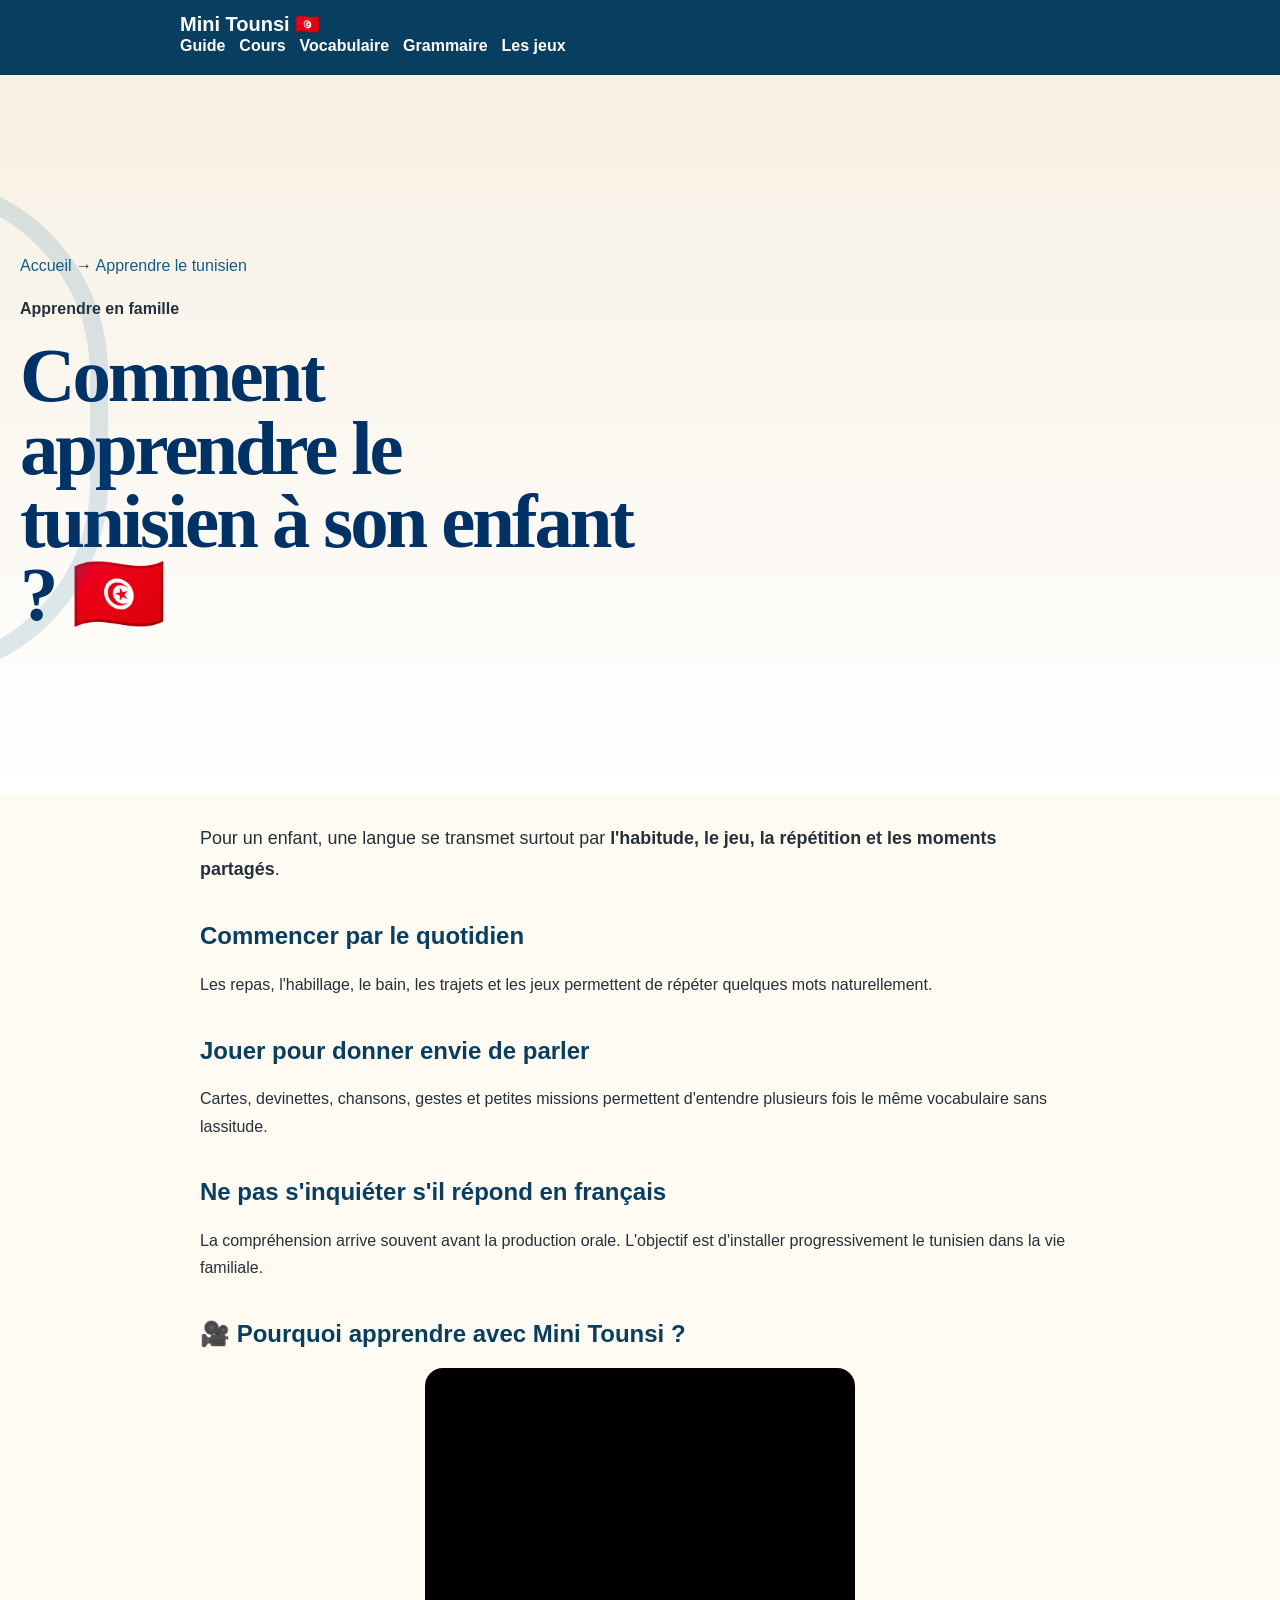
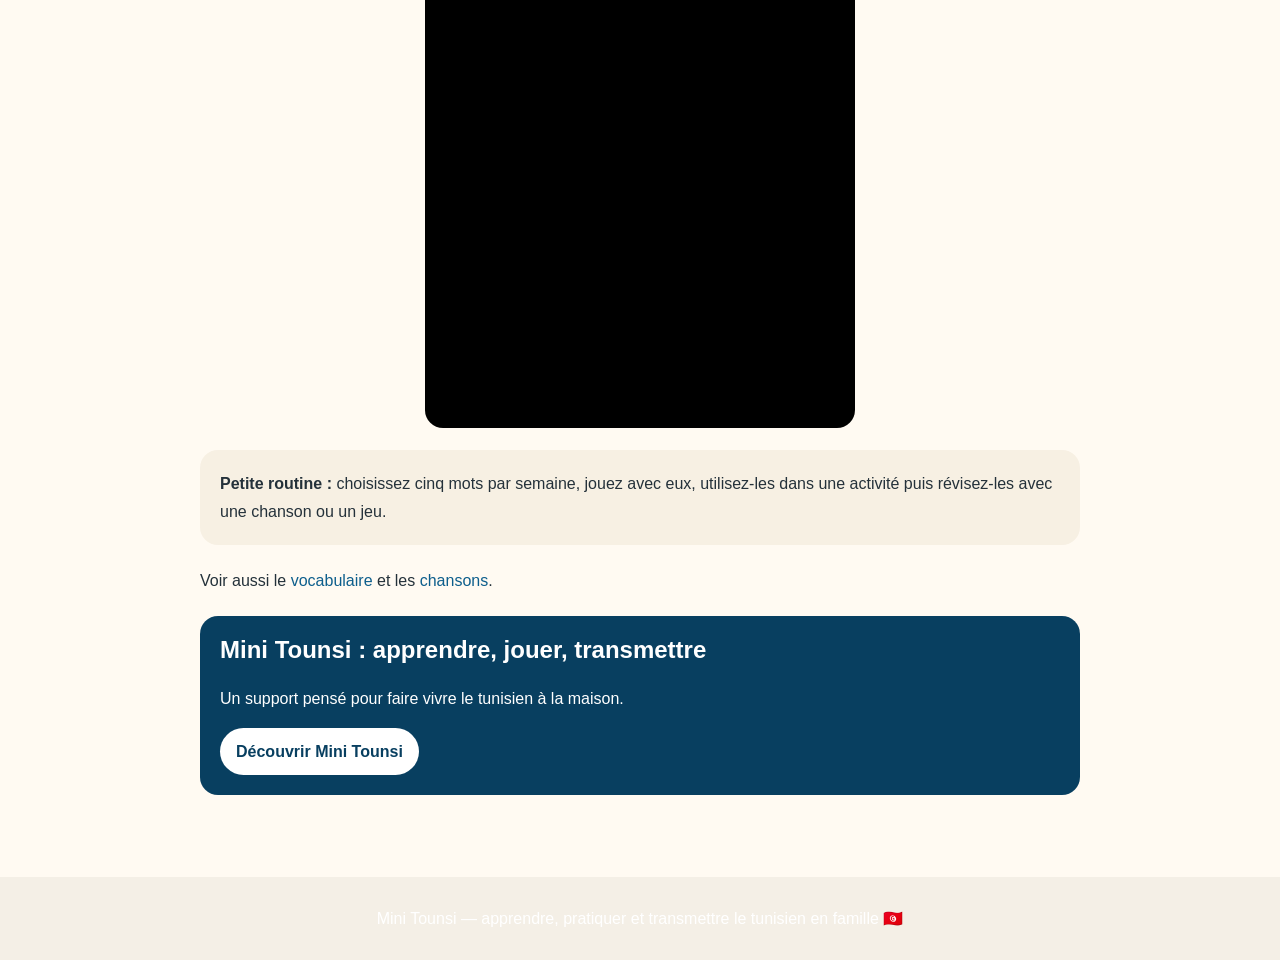
<file: apprendre-tunisien-enfant.html>
<!doctype html>
<html lang="fr"><head><meta charset="utf-8"><meta name="viewport" content="width=device-width, initial-scale=1">
<title>Apprendre le tunisien à son enfant et en famille | Mini Tounsi</title><meta name="description" content="Conseils simples pour apprendre et transmettre le tunisien à son enfant grâce au jeu, au vocabulaire, aux chansons et aux routines familiales."><meta name="robots" content="index, follow">
<link rel="canonical" href="https://minitounsi.com/apprendre-tunisien-enfant.html"><link rel="stylesheet" href="styles.css">
<style>
:root{--blue:#0d5e8c;--dark:#083f60;--sand:#f7f0e3;--orange:#d8742f;--ink:#24313a}
*{box-sizing:border-box}body{margin:0;font-family:Arial,Helvetica,sans-serif;color:var(--ink);line-height:1.7}
a{color:var(--blue);text-decoration:none}a:hover{text-decoration:underline}
header{background:var(--dark);padding:16px 20px;color:#fff}.wrap{max-width:920px;margin:auto}
nav{display:flex;gap:14px;flex-wrap:wrap}nav a,.brand{color:#fff;font-weight:700}.brand{font-size:1.25rem;margin-right:20px}
.hero{background:linear-gradient(180deg,var(--sand),#fff);padding:52px 20px 30px}
main{max-width:920px;margin:auto;padding:10px 20px 60px}h1,h2,h3{color:var(--dark);line-height:1.2}
h1{font-size:clamp(2rem,5vw,3rem)}h2{margin-top:2.4rem}.lead{font-size:1.12rem}
.card,.note,.cta{border-radius:18px;padding:20px;margin:22px 0}.card{background:var(--sand)}.note{background:#eef7fb;border-left:5px solid var(--blue)}
.cta{background:var(--dark);color:#fff}.cta h2{color:#fff;margin-top:0}.btn{display:inline-block;background:#fff;color:var(--dark);font-weight:700;padding:10px 16px;border-radius:999px}
.video{position:relative;width:100%;padding-top:56.25%;overflow:hidden;border-radius:18px;background:#000;margin:20px 0}
.video.short{max-width:430px;padding-top:75%;margin-left:auto;margin-right:auto}.video iframe{position:absolute;inset:0;width:100%;height:100%;border:0}
.grid{display:grid;grid-template-columns:repeat(auto-fit,minmax(190px,1fr));gap:12px}.item{background:#fff;border:1px solid #e6dfd3;border-radius:14px;padding:14px}
.pillars{display:grid;grid-template-columns:repeat(auto-fit,minmax(210px,1fr));gap:16px}.pillar{background:var(--sand);padding:20px;border-radius:18px}
footer{background:#f4efe6;text-align:center;padding:28px 20px}
@media(max-width:650px){.video.short{padding-top:145%}}
</style>

<script type="application/ld+json">
{
  "@context": "https://schema.org",
  "@type": "Article",
  "headline": "Apprendre le tunisien à son enfant et en famille | Mini Tounsi",
  "description": "Conseils simples pour apprendre et transmettre le tunisien à son enfant grâce au jeu, au vocabulaire, aux chansons et aux routines familiales.",
  "inLanguage": "fr",
  "mainEntityOfPage": "https://minitounsi.com/apprendre-tunisien-enfant.html",
  "publisher": {
    "@type": "Organization",
    "name": "Mini Tounsi",
    "url": "https://minitounsi.com/"
  }
}
</script>
</head><body>
<header><div class="wrap"><a class="brand" href="index.html">Mini Tounsi 🇹🇳</a><nav>
<a href="apprendre-le-tunisien.html">Guide</a><a href="ressources-tunisien.html">Cours</a><a href="vocabulaire-tunisien.html">Vocabulaire</a><a href="grammaire-tunisien.html">Grammaire</a><a href="index.html#box">Les jeux</a>
</nav></div></header>
<section class="hero"><div class="wrap"><p><a href="index.html">Accueil</a> → <a href="ressources-tunisien.html">Apprendre le tunisien</a></p><strong>Apprendre en famille</strong><h1>Comment apprendre le tunisien à son enfant ? 🇹🇳</h1></div></section>
<main>
<p class="lead">Pour un enfant, une langue se transmet surtout par <strong>l'habitude, le jeu, la répétition et les moments partagés</strong>.</p>
<h2>Commencer par le quotidien</h2><p>Les repas, l'habillage, le bain, les trajets et les jeux permettent de répéter quelques mots naturellement.</p>
<h2>Jouer pour donner envie de parler</h2><p>Cartes, devinettes, chansons, gestes et petites missions permettent d'entendre plusieurs fois le même vocabulaire sans lassitude.</p>
<h2>Ne pas s'inquiéter s'il répond en français</h2><p>La compréhension arrive souvent avant la production orale. L'objectif est d'installer progressivement le tunisien dans la vie familiale.</p>
<h2>🎥 Pourquoi apprendre avec Mini Tounsi ?</h2><div class="video short"><iframe src="https://www.youtube.com/embed/HlbZHHGcJUg" title="Pourquoi apprendre avec Mini Tounsi" loading="lazy" allowfullscreen></iframe></div>
<div class="card"><strong>Petite routine :</strong> choisissez cinq mots par semaine, jouez avec eux, utilisez-les dans une activité puis révisez-les avec une chanson ou un jeu.</div>
<p>Voir aussi le <a href="vocabulaire-tunisien.html">vocabulaire</a> et les <a href="chansons-tunisiennes.html">chansons</a>.</p>
<div class="cta"><h2>Mini Tounsi : apprendre, jouer, transmettre</h2><p>Un support pensé pour faire vivre le tunisien à la maison.</p><a class="btn" href="index.html#box">Découvrir Mini Tounsi</a></div>
</main><footer>Mini Tounsi — apprendre, pratiquer et transmettre le tunisien en famille 🇹🇳</footer>
</body></html>
</file>
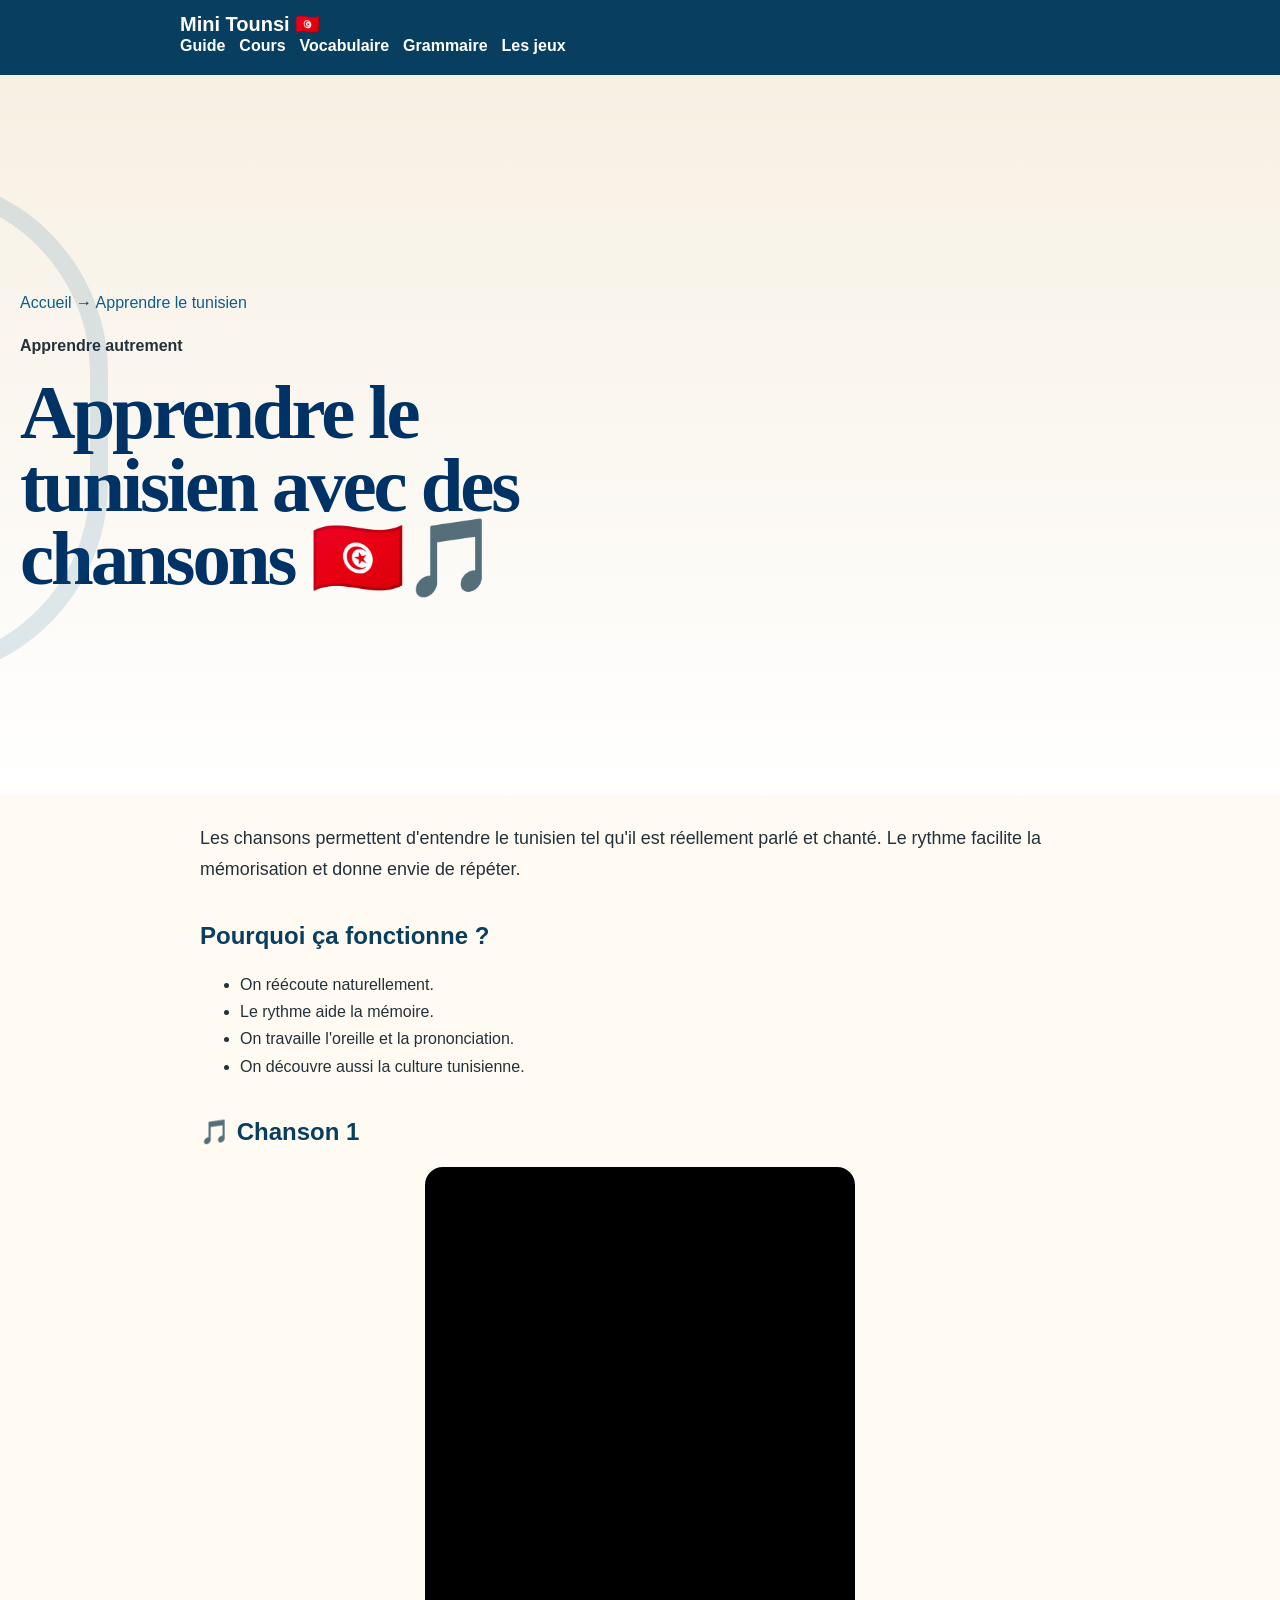
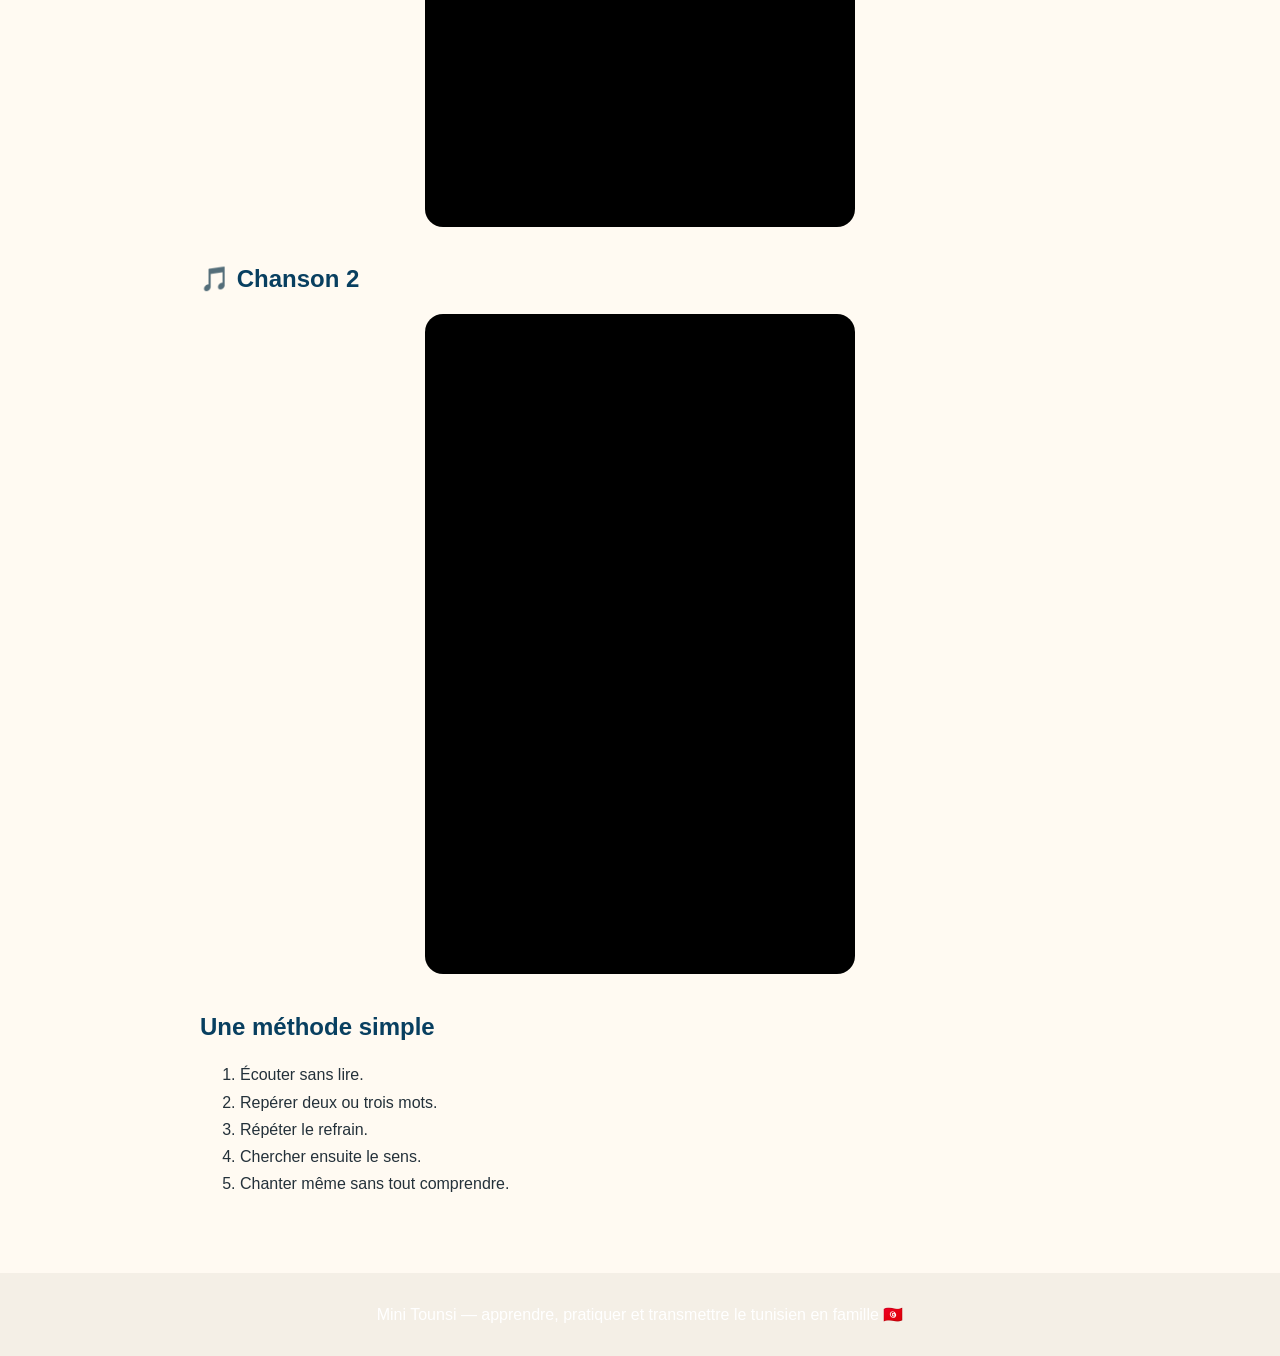
<file: chansons-tunisiennes.html>
<!doctype html>
<html lang="fr"><head><meta charset="utf-8"><meta name="viewport" content="width=device-width, initial-scale=1">
<title>Apprendre le tunisien avec des chansons | Mini Tounsi</title><meta name="description" content="Découvrez comment apprendre le tunisien grâce aux chansons : écoute, répétition, vocabulaire et vidéos Mini Tounsi."><meta name="robots" content="index, follow">
<link rel="canonical" href="https://minitounsi.com/chansons-tunisiennes.html"><link rel="stylesheet" href="styles.css">
<style>
:root{--blue:#0d5e8c;--dark:#083f60;--sand:#f7f0e3;--orange:#d8742f;--ink:#24313a}
*{box-sizing:border-box}body{margin:0;font-family:Arial,Helvetica,sans-serif;color:var(--ink);line-height:1.7}
a{color:var(--blue);text-decoration:none}a:hover{text-decoration:underline}
header{background:var(--dark);padding:16px 20px;color:#fff}.wrap{max-width:920px;margin:auto}
nav{display:flex;gap:14px;flex-wrap:wrap}nav a,.brand{color:#fff;font-weight:700}.brand{font-size:1.25rem;margin-right:20px}
.hero{background:linear-gradient(180deg,var(--sand),#fff);padding:52px 20px 30px}
main{max-width:920px;margin:auto;padding:10px 20px 60px}h1,h2,h3{color:var(--dark);line-height:1.2}
h1{font-size:clamp(2rem,5vw,3rem)}h2{margin-top:2.4rem}.lead{font-size:1.12rem}
.card,.note,.cta{border-radius:18px;padding:20px;margin:22px 0}.card{background:var(--sand)}.note{background:#eef7fb;border-left:5px solid var(--blue)}
.cta{background:var(--dark);color:#fff}.cta h2{color:#fff;margin-top:0}.btn{display:inline-block;background:#fff;color:var(--dark);font-weight:700;padding:10px 16px;border-radius:999px}
.video{position:relative;width:100%;padding-top:56.25%;overflow:hidden;border-radius:18px;background:#000;margin:20px 0}
.video.short{max-width:430px;padding-top:75%;margin-left:auto;margin-right:auto}.video iframe{position:absolute;inset:0;width:100%;height:100%;border:0}
.grid{display:grid;grid-template-columns:repeat(auto-fit,minmax(190px,1fr));gap:12px}.item{background:#fff;border:1px solid #e6dfd3;border-radius:14px;padding:14px}
.pillars{display:grid;grid-template-columns:repeat(auto-fit,minmax(210px,1fr));gap:16px}.pillar{background:var(--sand);padding:20px;border-radius:18px}
footer{background:#f4efe6;text-align:center;padding:28px 20px}
@media(max-width:650px){.video.short{padding-top:145%}}
</style>

<script type="application/ld+json">
{
  "@context": "https://schema.org",
  "@type": "Article",
  "headline": "Apprendre le tunisien avec des chansons | Mini Tounsi",
  "description": "Apprenez le tunisien grâce aux chansons, à l'écoute et à la répétition avec les ressources Mini Tounsi.",
  "inLanguage": "fr",
  "mainEntityOfPage": "https://minitounsi.com/chansons-tunisiennes.html",
  "publisher": {
    "@type": "Organization",
    "name": "Mini Tounsi",
    "url": "https://minitounsi.com/"
  }
}
</script>
</head><body>
<header><div class="wrap"><a class="brand" href="index.html">Mini Tounsi 🇹🇳</a><nav>
<a href="apprendre-le-tunisien.html">Guide</a><a href="ressources-tunisien.html">Cours</a><a href="vocabulaire-tunisien.html">Vocabulaire</a><a href="grammaire-tunisien.html">Grammaire</a><a href="index.html#box">Les jeux</a>
</nav></div></header>
<section class="hero"><div class="wrap"><p><a href="index.html">Accueil</a> → <a href="ressources-tunisien.html">Apprendre le tunisien</a></p><strong>Apprendre autrement</strong><h1>Apprendre le tunisien avec des chansons 🇹🇳🎵</h1></div></section>
<main>
<p class="lead">Les chansons permettent d'entendre le tunisien tel qu'il est réellement parlé et chanté. Le rythme facilite la mémorisation et donne envie de répéter.</p>
<h2>Pourquoi ça fonctionne ?</h2><ul><li>On réécoute naturellement.</li><li>Le rythme aide la mémoire.</li><li>On travaille l'oreille et la prononciation.</li><li>On découvre aussi la culture tunisienne.</li></ul>
<h2>🎵 Chanson 1</h2><div class="video short"><iframe src="https://www.youtube.com/embed/4sB-cj4NikI" title="Chanson tunisienne Mini Tounsi 1" loading="lazy" allowfullscreen></iframe></div>
<h2>🎵 Chanson 2</h2><div class="video short"><iframe src="https://www.youtube.com/embed/1tdxH90DEzo" title="Chanson tunisienne Mini Tounsi 2" loading="lazy" allowfullscreen></iframe></div>
<h2>Une méthode simple</h2><ol><li>Écouter sans lire.</li><li>Repérer deux ou trois mots.</li><li>Répéter le refrain.</li><li>Chercher ensuite le sens.</li><li>Chanter même sans tout comprendre.</li></ol>
</main><footer>Mini Tounsi — apprendre, pratiquer et transmettre le tunisien en famille 🇹🇳</footer>
</body></html>
</file>
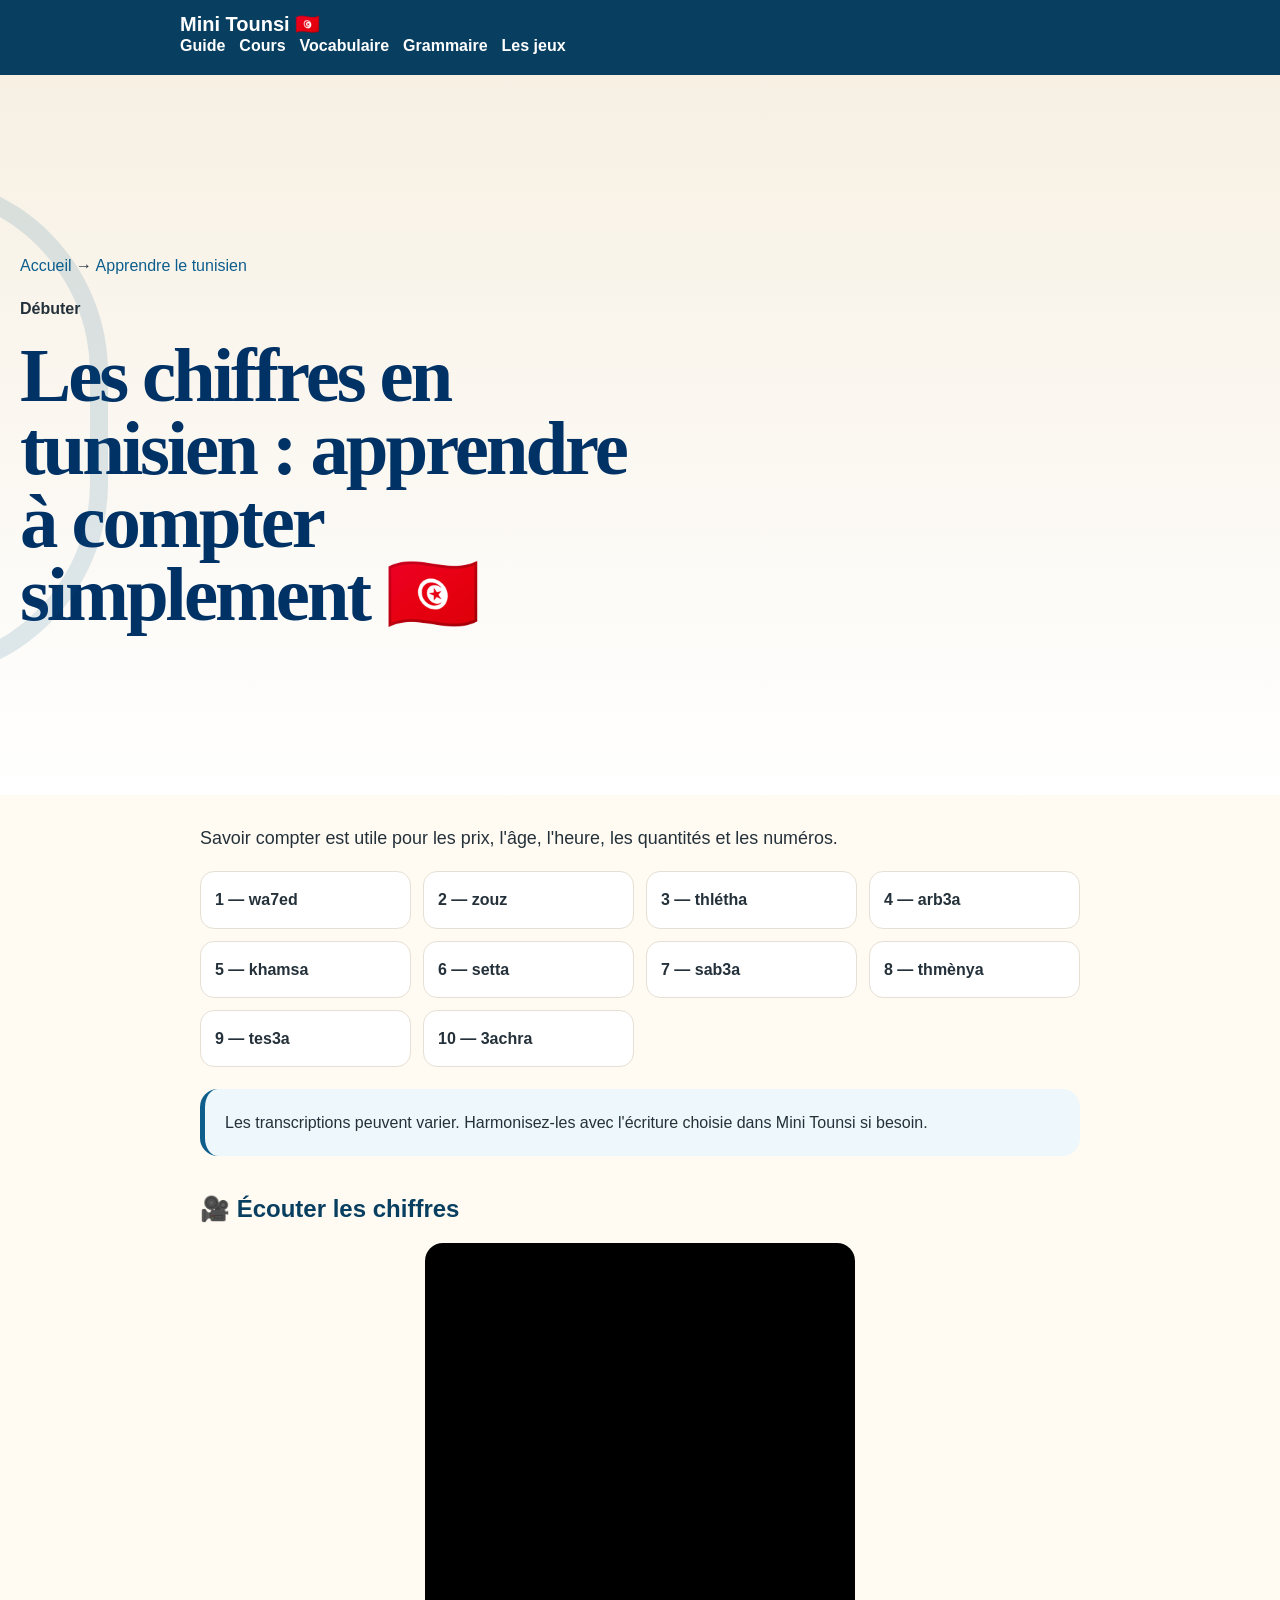
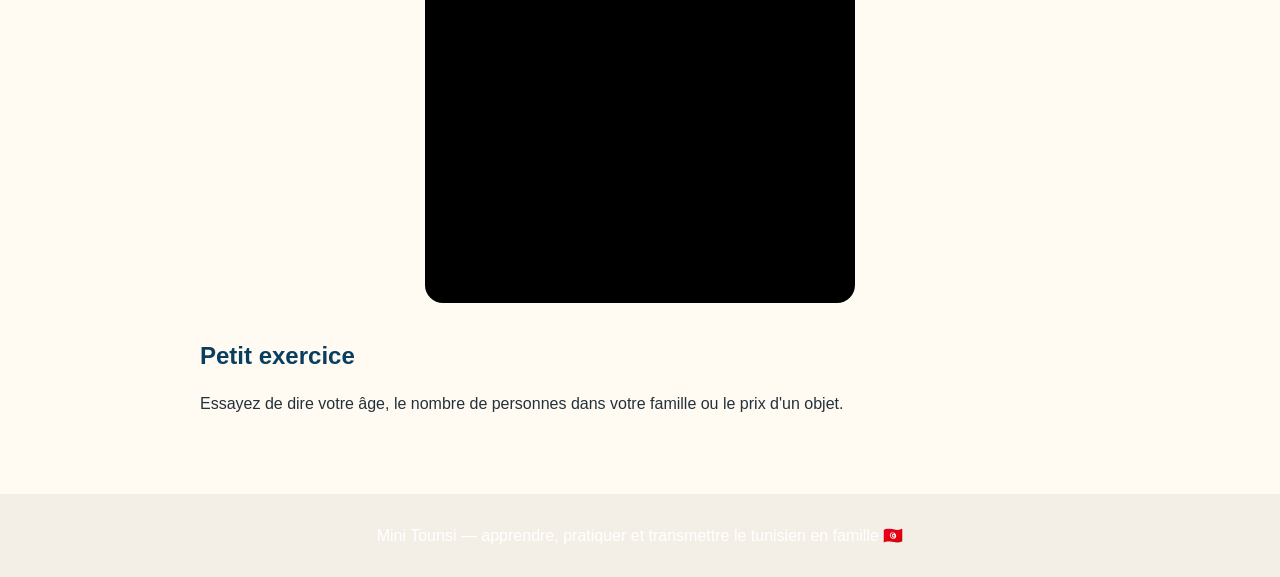
<file: chiffres-tunisien.html>
<!doctype html>
<html lang="fr"><head><meta charset="utf-8"><meta name="viewport" content="width=device-width, initial-scale=1">
<title>Les chiffres en tunisien : apprendre à compter | Mini Tounsi</title><meta name="description" content="Apprenez les chiffres en tunisien et commencez à compter grâce à des exemples simples et une vidéo Mini Tounsi."><meta name="robots" content="index, follow">
<link rel="canonical" href="https://minitounsi.com/chiffres-tunisien.html"><link rel="stylesheet" href="styles.css">
<style>
:root{--blue:#0d5e8c;--dark:#083f60;--sand:#f7f0e3;--orange:#d8742f;--ink:#24313a}
*{box-sizing:border-box}body{margin:0;font-family:Arial,Helvetica,sans-serif;color:var(--ink);line-height:1.7}
a{color:var(--blue);text-decoration:none}a:hover{text-decoration:underline}
header{background:var(--dark);padding:16px 20px;color:#fff}.wrap{max-width:920px;margin:auto}
nav{display:flex;gap:14px;flex-wrap:wrap}nav a,.brand{color:#fff;font-weight:700}.brand{font-size:1.25rem;margin-right:20px}
.hero{background:linear-gradient(180deg,var(--sand),#fff);padding:52px 20px 30px}
main{max-width:920px;margin:auto;padding:10px 20px 60px}h1,h2,h3{color:var(--dark);line-height:1.2}
h1{font-size:clamp(2rem,5vw,3rem)}h2{margin-top:2.4rem}.lead{font-size:1.12rem}
.card,.note,.cta{border-radius:18px;padding:20px;margin:22px 0}.card{background:var(--sand)}.note{background:#eef7fb;border-left:5px solid var(--blue)}
.cta{background:var(--dark);color:#fff}.cta h2{color:#fff;margin-top:0}.btn{display:inline-block;background:#fff;color:var(--dark);font-weight:700;padding:10px 16px;border-radius:999px}
.video{position:relative;width:100%;padding-top:56.25%;overflow:hidden;border-radius:18px;background:#000;margin:20px 0}
.video.short{max-width:430px;padding-top:75%;margin-left:auto;margin-right:auto}.video iframe{position:absolute;inset:0;width:100%;height:100%;border:0}
.grid{display:grid;grid-template-columns:repeat(auto-fit,minmax(190px,1fr));gap:12px}.item{background:#fff;border:1px solid #e6dfd3;border-radius:14px;padding:14px}
.pillars{display:grid;grid-template-columns:repeat(auto-fit,minmax(210px,1fr));gap:16px}.pillar{background:var(--sand);padding:20px;border-radius:18px}
footer{background:#f4efe6;text-align:center;padding:28px 20px}
@media(max-width:650px){.video.short{padding-top:145%}}
</style>

<script type="application/ld+json">
{
  "@context": "https://schema.org",
  "@type": "Article",
  "headline": "Les chiffres en tunisien : apprendre à compter | Mini Tounsi",
  "description": "Apprenez les chiffres et les nombres en tunisien pour compter, parler de l'âge, des prix, de l'heure et des quantités.",
  "inLanguage": "fr",
  "mainEntityOfPage": "https://minitounsi.com/chiffres-tunisien.html",
  "publisher": {
    "@type": "Organization",
    "name": "Mini Tounsi",
    "url": "https://minitounsi.com/"
  }
}
</script>
</head><body>
<header><div class="wrap"><a class="brand" href="index.html">Mini Tounsi 🇹🇳</a><nav>
<a href="apprendre-le-tunisien.html">Guide</a><a href="ressources-tunisien.html">Cours</a><a href="vocabulaire-tunisien.html">Vocabulaire</a><a href="grammaire-tunisien.html">Grammaire</a><a href="index.html#box">Les jeux</a>
</nav></div></header>
<section class="hero"><div class="wrap"><p><a href="index.html">Accueil</a> → <a href="ressources-tunisien.html">Apprendre le tunisien</a></p><strong>Débuter</strong><h1>Les chiffres en tunisien : apprendre à compter simplement 🇹🇳</h1></div></section>
<main>
<p class="lead">Savoir compter est utile pour les prix, l'âge, l'heure, les quantités et les numéros.</p>
<div class="grid">
<div class="item"><strong>1 — wa7ed</strong></div><div class="item"><strong>2 — zouz</strong></div><div class="item"><strong>3 — thlétha</strong></div>
<div class="item"><strong>4 — arb3a</strong></div><div class="item"><strong>5 — khamsa</strong></div><div class="item"><strong>6 — setta</strong></div>
<div class="item"><strong>7 — sab3a</strong></div><div class="item"><strong>8 — thmènya</strong></div><div class="item"><strong>9 — tes3a</strong></div><div class="item"><strong>10 — 3achra</strong></div>
</div>
<div class="note">Les transcriptions peuvent varier. Harmonisez-les avec l'écriture choisie dans Mini Tounsi si besoin.</div>
<h2>🎥 Écouter les chiffres</h2><div class="video short"><iframe src="https://www.youtube.com/embed/fBbuoGWURpg" title="Les chiffres en tunisien - Mini Tounsi" loading="lazy" allowfullscreen></iframe></div>
<h2>Petit exercice</h2><p>Essayez de dire votre âge, le nombre de personnes dans votre famille ou le prix d'un objet.</p>
</main><footer>Mini Tounsi — apprendre, pratiquer et transmettre le tunisien en famille 🇹🇳</footer>
</body></html>
</file>
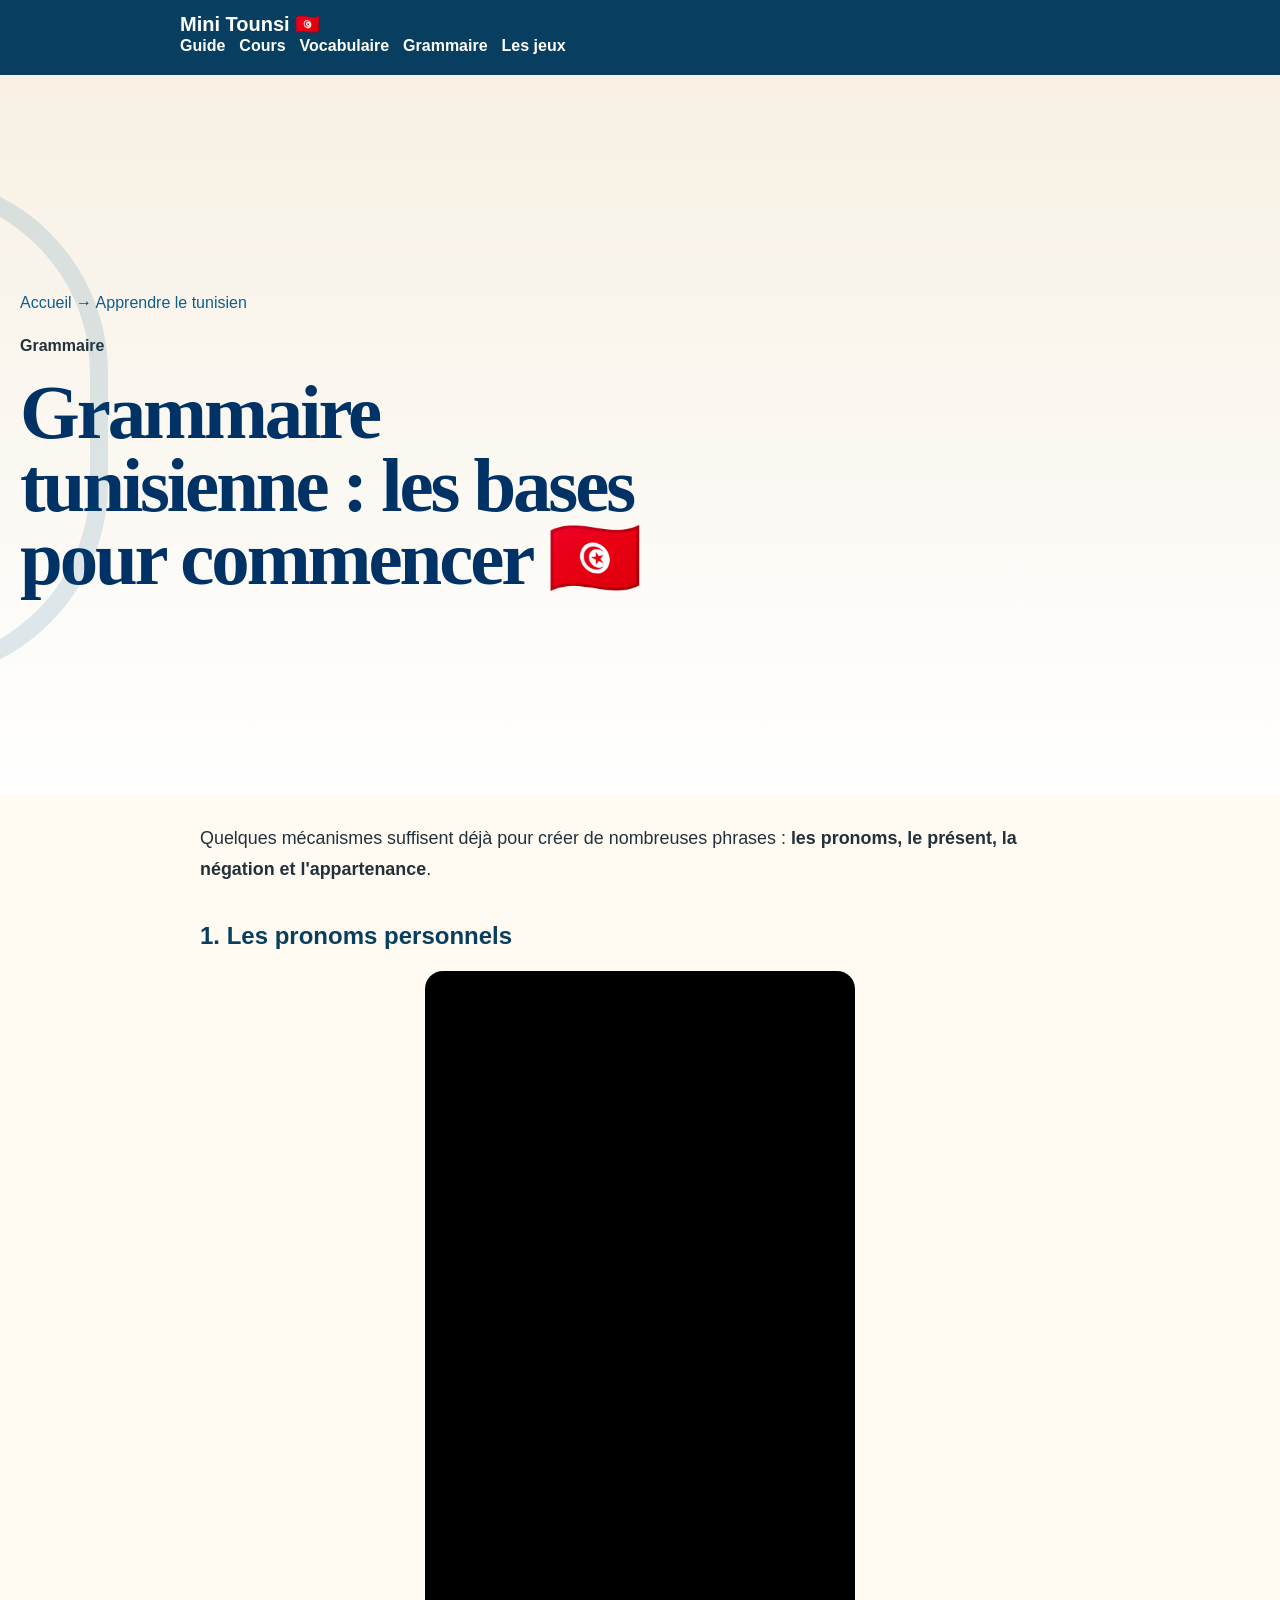
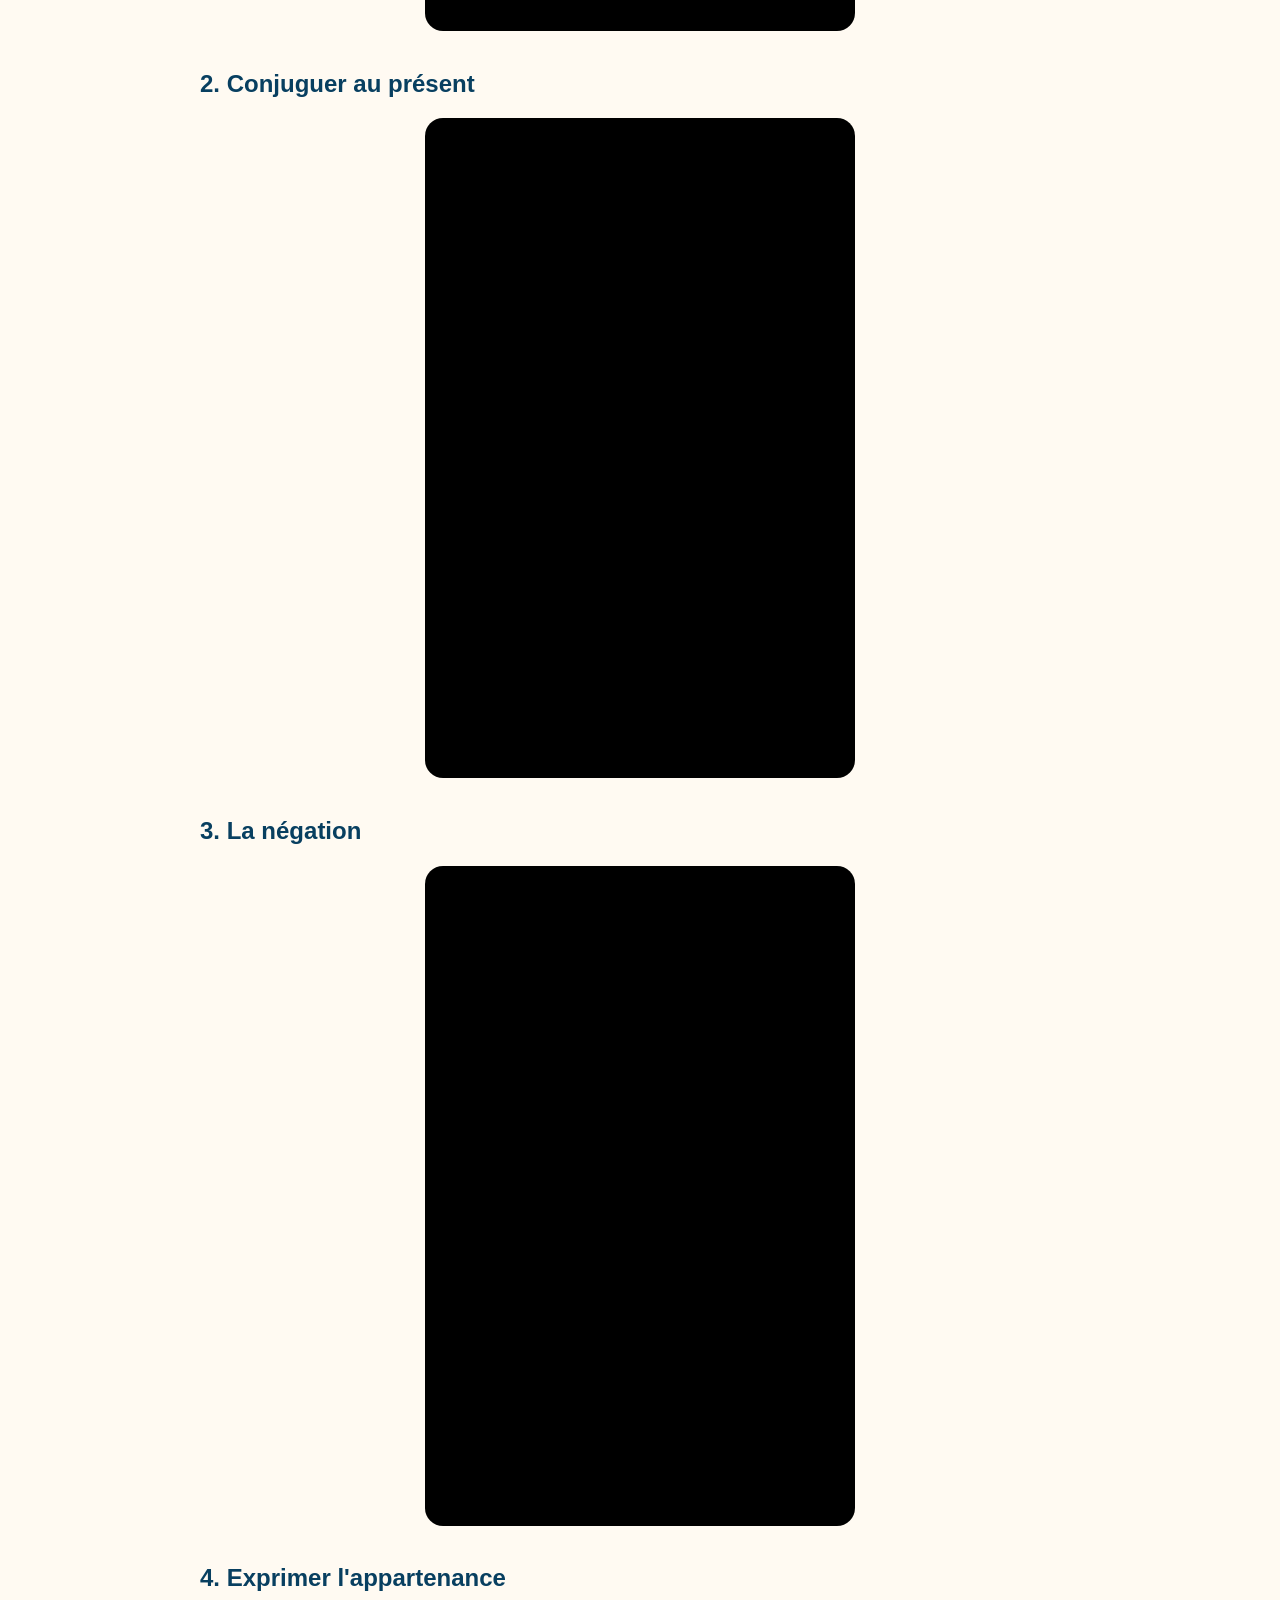
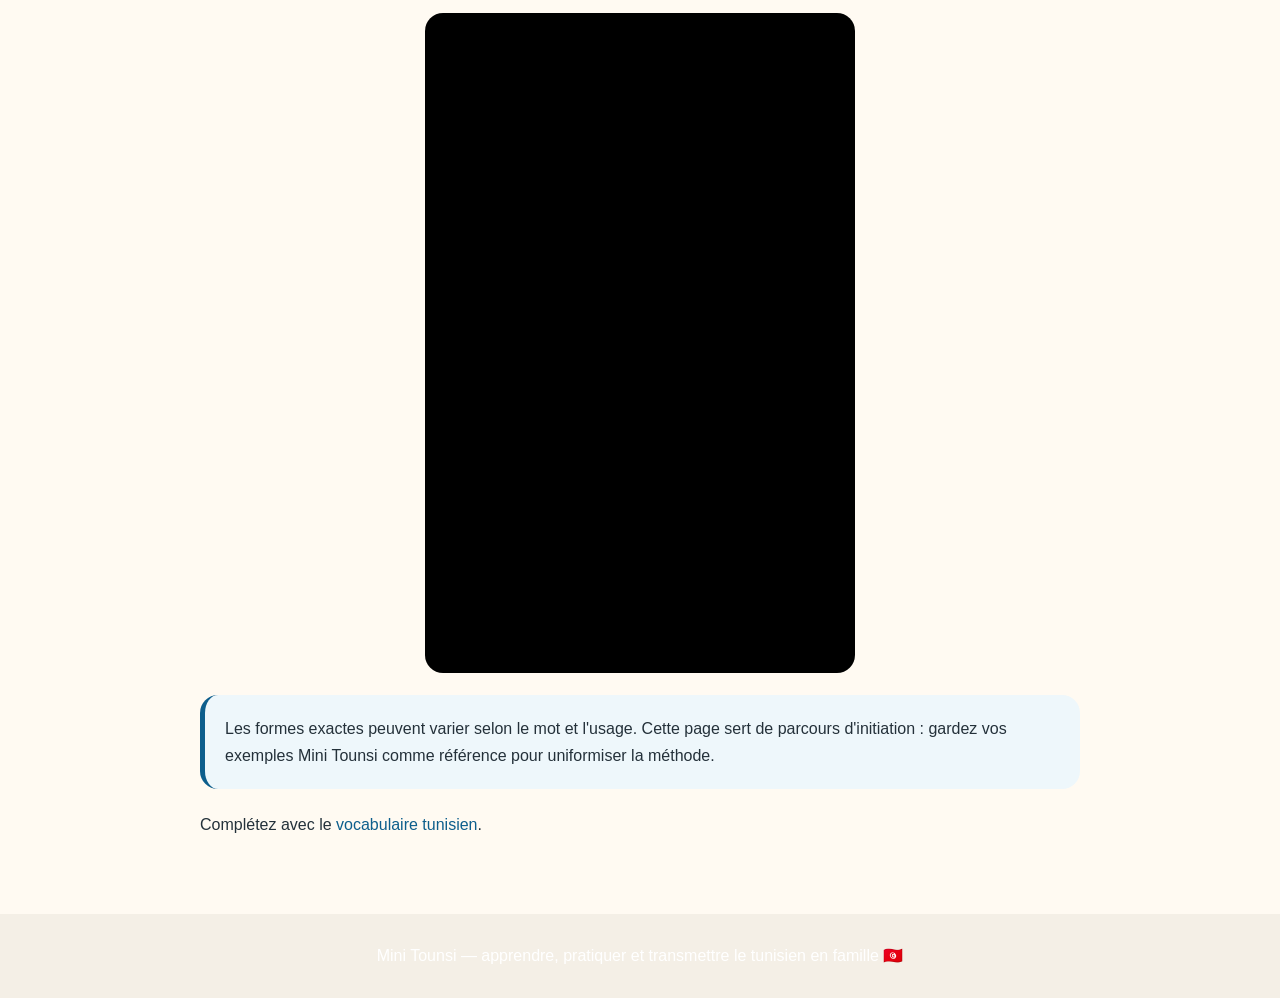
<file: grammaire-tunisien.html>
<!doctype html>
<html lang="fr"><head><meta charset="utf-8"><meta name="viewport" content="width=device-width, initial-scale=1">
<title>Grammaire tunisienne : pronoms, présent, négation et appartenance | Mini Tounsi</title><meta name="description" content="Découvrez les bases de la grammaire tunisienne : pronoms personnels, conjugaison au présent, négation et appartenance, avec des vidéos Mini Tounsi."><meta name="robots" content="index, follow">
<link rel="canonical" href="https://minitounsi.com/grammaire-tunisien.html"><link rel="stylesheet" href="styles.css">
<style>
:root{--blue:#0d5e8c;--dark:#083f60;--sand:#f7f0e3;--orange:#d8742f;--ink:#24313a}
*{box-sizing:border-box}body{margin:0;font-family:Arial,Helvetica,sans-serif;color:var(--ink);line-height:1.7}
a{color:var(--blue);text-decoration:none}a:hover{text-decoration:underline}
header{background:var(--dark);padding:16px 20px;color:#fff}.wrap{max-width:920px;margin:auto}
nav{display:flex;gap:14px;flex-wrap:wrap}nav a,.brand{color:#fff;font-weight:700}.brand{font-size:1.25rem;margin-right:20px}
.hero{background:linear-gradient(180deg,var(--sand),#fff);padding:52px 20px 30px}
main{max-width:920px;margin:auto;padding:10px 20px 60px}h1,h2,h3{color:var(--dark);line-height:1.2}
h1{font-size:clamp(2rem,5vw,3rem)}h2{margin-top:2.4rem}.lead{font-size:1.12rem}
.card,.note,.cta{border-radius:18px;padding:20px;margin:22px 0}.card{background:var(--sand)}.note{background:#eef7fb;border-left:5px solid var(--blue)}
.cta{background:var(--dark);color:#fff}.cta h2{color:#fff;margin-top:0}.btn{display:inline-block;background:#fff;color:var(--dark);font-weight:700;padding:10px 16px;border-radius:999px}
.video{position:relative;width:100%;padding-top:56.25%;overflow:hidden;border-radius:18px;background:#000;margin:20px 0}
.video.short{max-width:430px;padding-top:75%;margin-left:auto;margin-right:auto}.video iframe{position:absolute;inset:0;width:100%;height:100%;border:0}
.grid{display:grid;grid-template-columns:repeat(auto-fit,minmax(190px,1fr));gap:12px}.item{background:#fff;border:1px solid #e6dfd3;border-radius:14px;padding:14px}
.pillars{display:grid;grid-template-columns:repeat(auto-fit,minmax(210px,1fr));gap:16px}.pillar{background:var(--sand);padding:20px;border-radius:18px}
footer{background:#f4efe6;text-align:center;padding:28px 20px}
@media(max-width:650px){.video.short{padding-top:145%}}
</style>

<script type="application/ld+json">
{
  "@context": "https://schema.org",
  "@type": "Article",
  "headline": "Grammaire tunisienne : pronoms, présent, négation et appartenance | Mini Tounsi",
  "description": "Découvrez les bases de la grammaire tunisienne : pronoms personnels, conjugaison au présent, négation et expression de l'appartenance.",
  "inLanguage": "fr",
  "mainEntityOfPage": "https://minitounsi.com/grammaire-tunisien.html",
  "publisher": {
    "@type": "Organization",
    "name": "Mini Tounsi",
    "url": "https://minitounsi.com/"
  }
}
</script>
</head><body>
<header><div class="wrap"><a class="brand" href="index.html">Mini Tounsi 🇹🇳</a><nav>
<a href="apprendre-le-tunisien.html">Guide</a><a href="ressources-tunisien.html">Cours</a><a href="vocabulaire-tunisien.html">Vocabulaire</a><a href="grammaire-tunisien.html">Grammaire</a><a href="index.html#box">Les jeux</a>
</nav></div></header>
<section class="hero"><div class="wrap"><p><a href="index.html">Accueil</a> → <a href="ressources-tunisien.html">Apprendre le tunisien</a></p><strong>Grammaire</strong><h1>Grammaire tunisienne : les bases pour commencer 🇹🇳</h1></div></section>
<main>
<p class="lead">Quelques mécanismes suffisent déjà pour créer de nombreuses phrases : <strong>les pronoms, le présent, la négation et l'appartenance</strong>.</p>
<h2>1. Les pronoms personnels</h2><div class="video short"><iframe src="https://www.youtube.com/embed/qXq6vUNP81Y" title="Pronoms personnels en tunisien - Mini Tounsi" loading="lazy" allowfullscreen></iframe></div>
<h2>2. Conjuguer au présent</h2><div class="video short"><iframe src="https://www.youtube.com/embed/qjVg4HtEaE8" title="Conjuguer au présent en tunisien - Mini Tounsi" loading="lazy" allowfullscreen></iframe></div>
<h2>3. La négation</h2><div class="video short"><iframe src="https://www.youtube.com/embed/mYHNeWI2o68" title="La négation en tunisien - Mini Tounsi" loading="lazy" allowfullscreen></iframe></div>
<h2>4. Exprimer l'appartenance</h2><div class="video short"><iframe src="https://www.youtube.com/embed/EorT-2mL2UQ" title="Exprimer l'appartenance en tunisien - Mini Tounsi" loading="lazy" allowfullscreen></iframe></div>
<div class="note">Les formes exactes peuvent varier selon le mot et l'usage. Cette page sert de parcours d'initiation : gardez vos exemples Mini Tounsi comme référence pour uniformiser la méthode.</div>
<p>Complétez avec le <a href="vocabulaire-tunisien.html">vocabulaire tunisien</a>.</p>
</main><footer>Mini Tounsi — apprendre, pratiquer et transmettre le tunisien en famille 🇹🇳</footer>
</body></html>
</file>
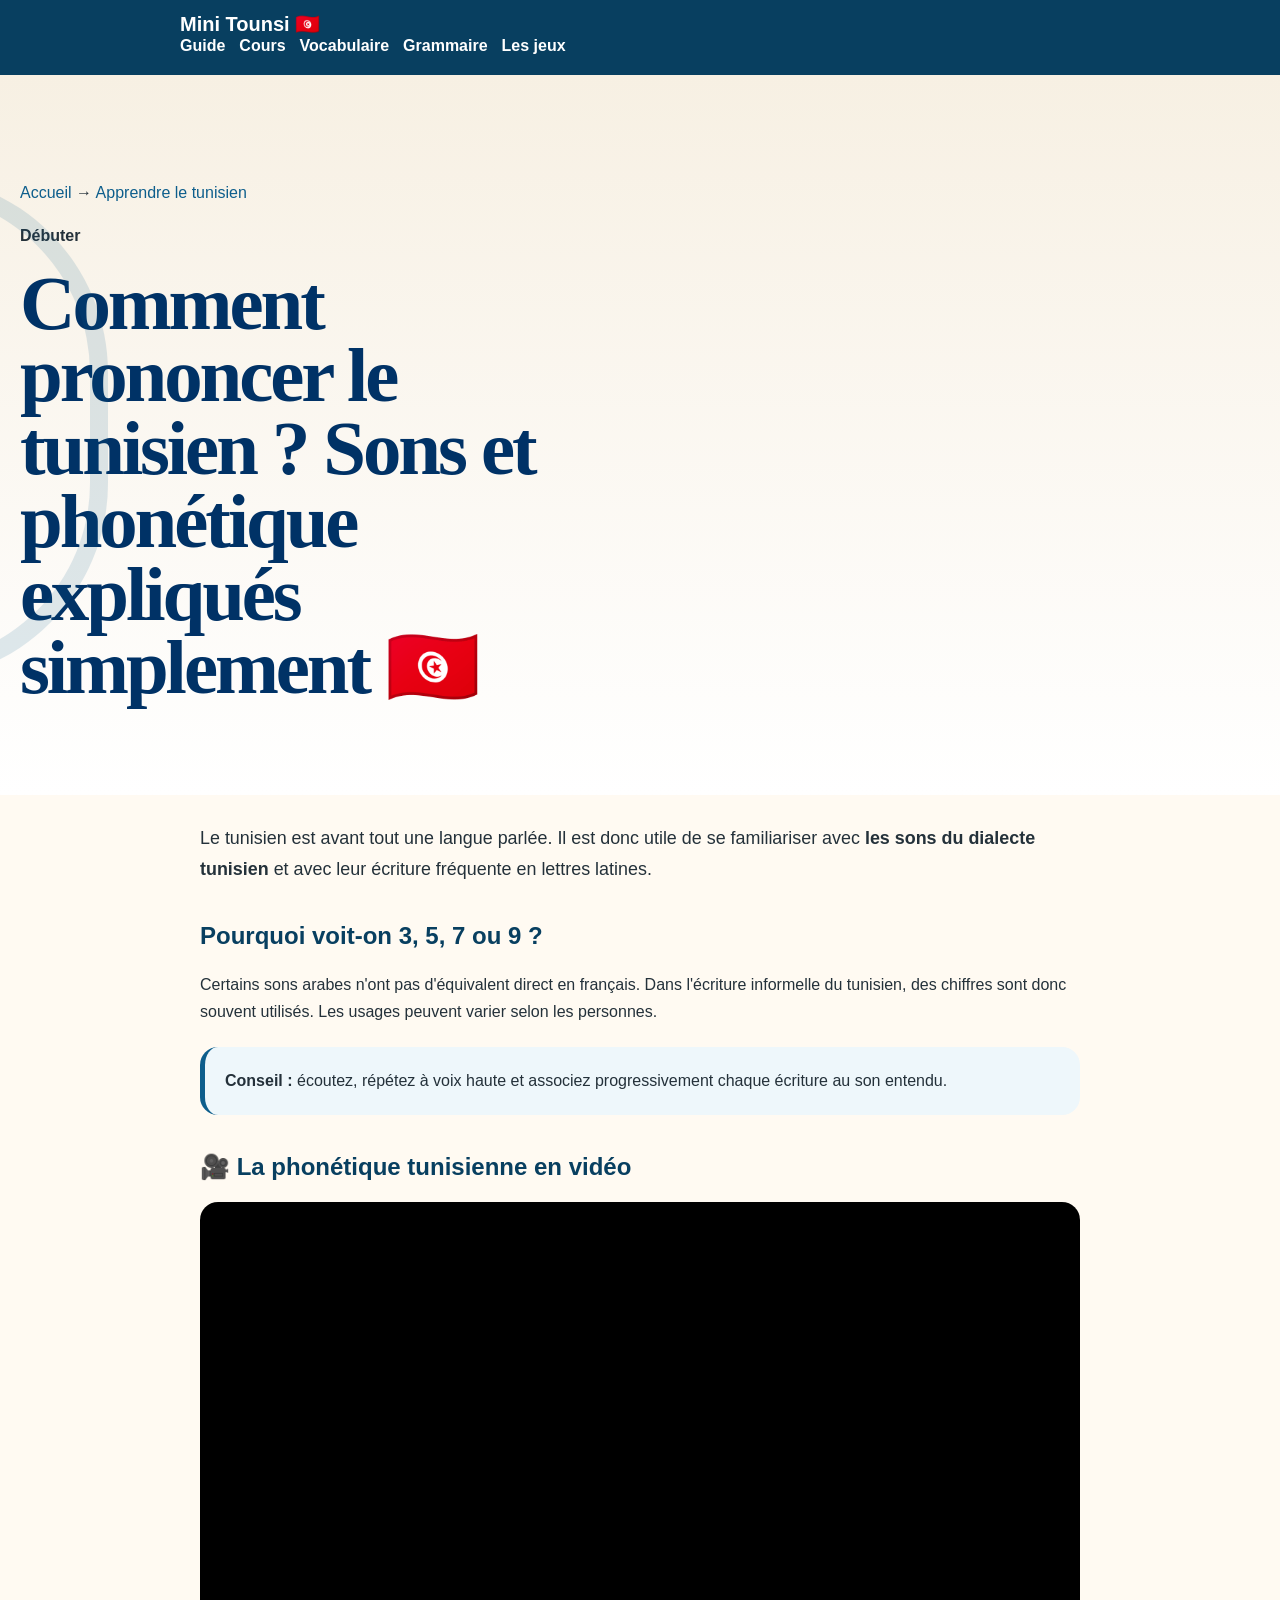
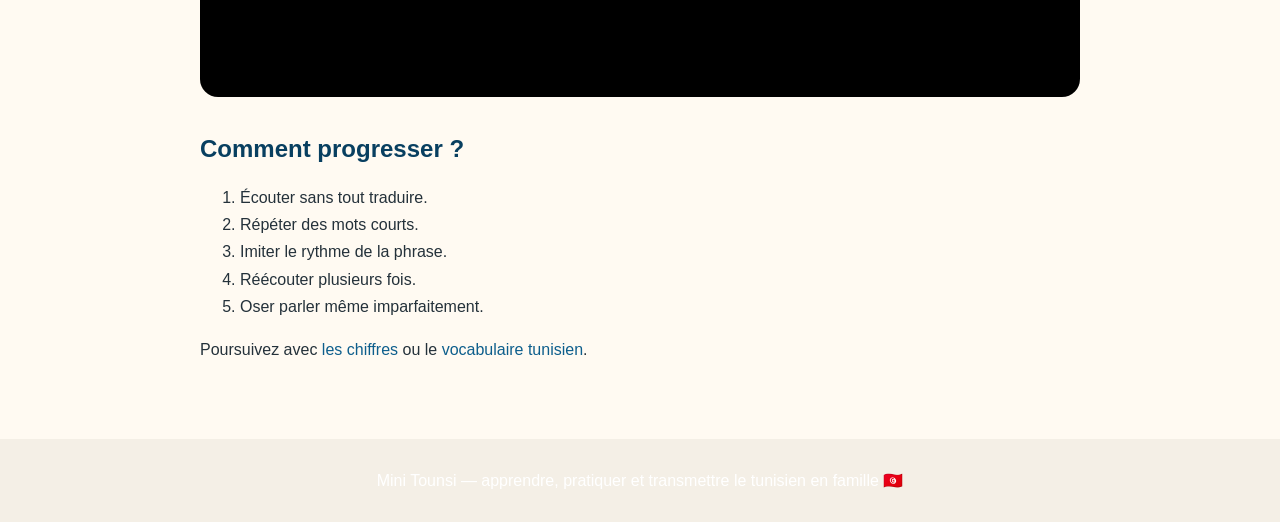
<file: prononciation-tunisien.html>
<!doctype html>
<html lang="fr"><head><meta charset="utf-8"><meta name="viewport" content="width=device-width, initial-scale=1">
<title>Prononciation tunisienne : sons, phonétique et écriture | Mini Tounsi</title><meta name="description" content="Apprenez à prononcer le tunisien et à comprendre les sons du dialecte tunisien avec une vidéo Mini Tounsi sur la phonétique."><meta name="robots" content="index, follow">
<link rel="canonical" href="https://minitounsi.com/prononciation-tunisien.html"><link rel="stylesheet" href="styles.css">
<style>
:root{--blue:#0d5e8c;--dark:#083f60;--sand:#f7f0e3;--orange:#d8742f;--ink:#24313a}
*{box-sizing:border-box}body{margin:0;font-family:Arial,Helvetica,sans-serif;color:var(--ink);line-height:1.7}
a{color:var(--blue);text-decoration:none}a:hover{text-decoration:underline}
header{background:var(--dark);padding:16px 20px;color:#fff}.wrap{max-width:920px;margin:auto}
nav{display:flex;gap:14px;flex-wrap:wrap}nav a,.brand{color:#fff;font-weight:700}.brand{font-size:1.25rem;margin-right:20px}
.hero{background:linear-gradient(180deg,var(--sand),#fff);padding:52px 20px 30px}
main{max-width:920px;margin:auto;padding:10px 20px 60px}h1,h2,h3{color:var(--dark);line-height:1.2}
h1{font-size:clamp(2rem,5vw,3rem)}h2{margin-top:2.4rem}.lead{font-size:1.12rem}
.card,.note,.cta{border-radius:18px;padding:20px;margin:22px 0}.card{background:var(--sand)}.note{background:#eef7fb;border-left:5px solid var(--blue)}
.cta{background:var(--dark);color:#fff}.cta h2{color:#fff;margin-top:0}.btn{display:inline-block;background:#fff;color:var(--dark);font-weight:700;padding:10px 16px;border-radius:999px}
.video{position:relative;width:100%;padding-top:56.25%;overflow:hidden;border-radius:18px;background:#000;margin:20px 0}
.video.short{max-width:430px;padding-top:75%;margin-left:auto;margin-right:auto}.video iframe{position:absolute;inset:0;width:100%;height:100%;border:0}
.grid{display:grid;grid-template-columns:repeat(auto-fit,minmax(190px,1fr));gap:12px}.item{background:#fff;border:1px solid #e6dfd3;border-radius:14px;padding:14px}
.pillars{display:grid;grid-template-columns:repeat(auto-fit,minmax(210px,1fr));gap:16px}.pillar{background:var(--sand);padding:20px;border-radius:18px}
footer{background:#f4efe6;text-align:center;padding:28px 20px}
@media(max-width:650px){.video.short{padding-top:145%}}
</style>

<script type="application/ld+json">
{
  "@context": "https://schema.org",
  "@type": "Article",
  "headline": "Prononciation tunisienne : sons, phonétique et écriture | Mini Tounsi",
  "description": "Découvrez comment prononcer le tunisien, comprendre les sons du dialecte tunisien et utiliser les chiffres 3, 5, 7 et 9 dans l'écriture en lettres latines.",
  "inLanguage": "fr",
  "mainEntityOfPage": "https://minitounsi.com/prononciation-tunisien.html",
  "publisher": {
    "@type": "Organization",
    "name": "Mini Tounsi",
    "url": "https://minitounsi.com/"
  }
}
</script>
</head><body>
<header><div class="wrap"><a class="brand" href="index.html">Mini Tounsi 🇹🇳</a><nav>
<a href="apprendre-le-tunisien.html">Guide</a><a href="ressources-tunisien.html">Cours</a><a href="vocabulaire-tunisien.html">Vocabulaire</a><a href="grammaire-tunisien.html">Grammaire</a><a href="index.html#box">Les jeux</a>
</nav></div></header>
<section class="hero"><div class="wrap"><p><a href="index.html">Accueil</a> → <a href="ressources-tunisien.html">Apprendre le tunisien</a></p><strong>Débuter</strong><h1>Comment prononcer le tunisien ? Sons et phonétique expliqués simplement 🇹🇳</h1></div></section>
<main>
<p class="lead">Le tunisien est avant tout une langue parlée. Il est donc utile de se familiariser avec <strong>les sons du dialecte tunisien</strong> et avec leur écriture fréquente en lettres latines.</p>
<h2>Pourquoi voit-on 3, 5, 7 ou 9 ?</h2><p>Certains sons arabes n'ont pas d'équivalent direct en français. Dans l'écriture informelle du tunisien, des chiffres sont donc souvent utilisés. Les usages peuvent varier selon les personnes.</p>
<div class="note"><strong>Conseil :</strong> écoutez, répétez à voix haute et associez progressivement chaque écriture au son entendu.</div>
<h2>🎥 La phonétique tunisienne en vidéo</h2>
<div class="video"><iframe src="https://www.youtube.com/embed/QW2mQT6GXgI" title="Phonétique et prononciation du tunisien - Mini Tounsi" loading="lazy" allowfullscreen></iframe></div>
<h2>Comment progresser ?</h2><ol><li>Écouter sans tout traduire.</li><li>Répéter des mots courts.</li><li>Imiter le rythme de la phrase.</li><li>Réécouter plusieurs fois.</li><li>Oser parler même imparfaitement.</li></ol>
<p>Poursuivez avec <a href="chiffres-tunisien.html">les chiffres</a> ou le <a href="vocabulaire-tunisien.html">vocabulaire tunisien</a>.</p>
</main><footer>Mini Tounsi — apprendre, pratiquer et transmettre le tunisien en famille 🇹🇳</footer>
</body></html>
</file>
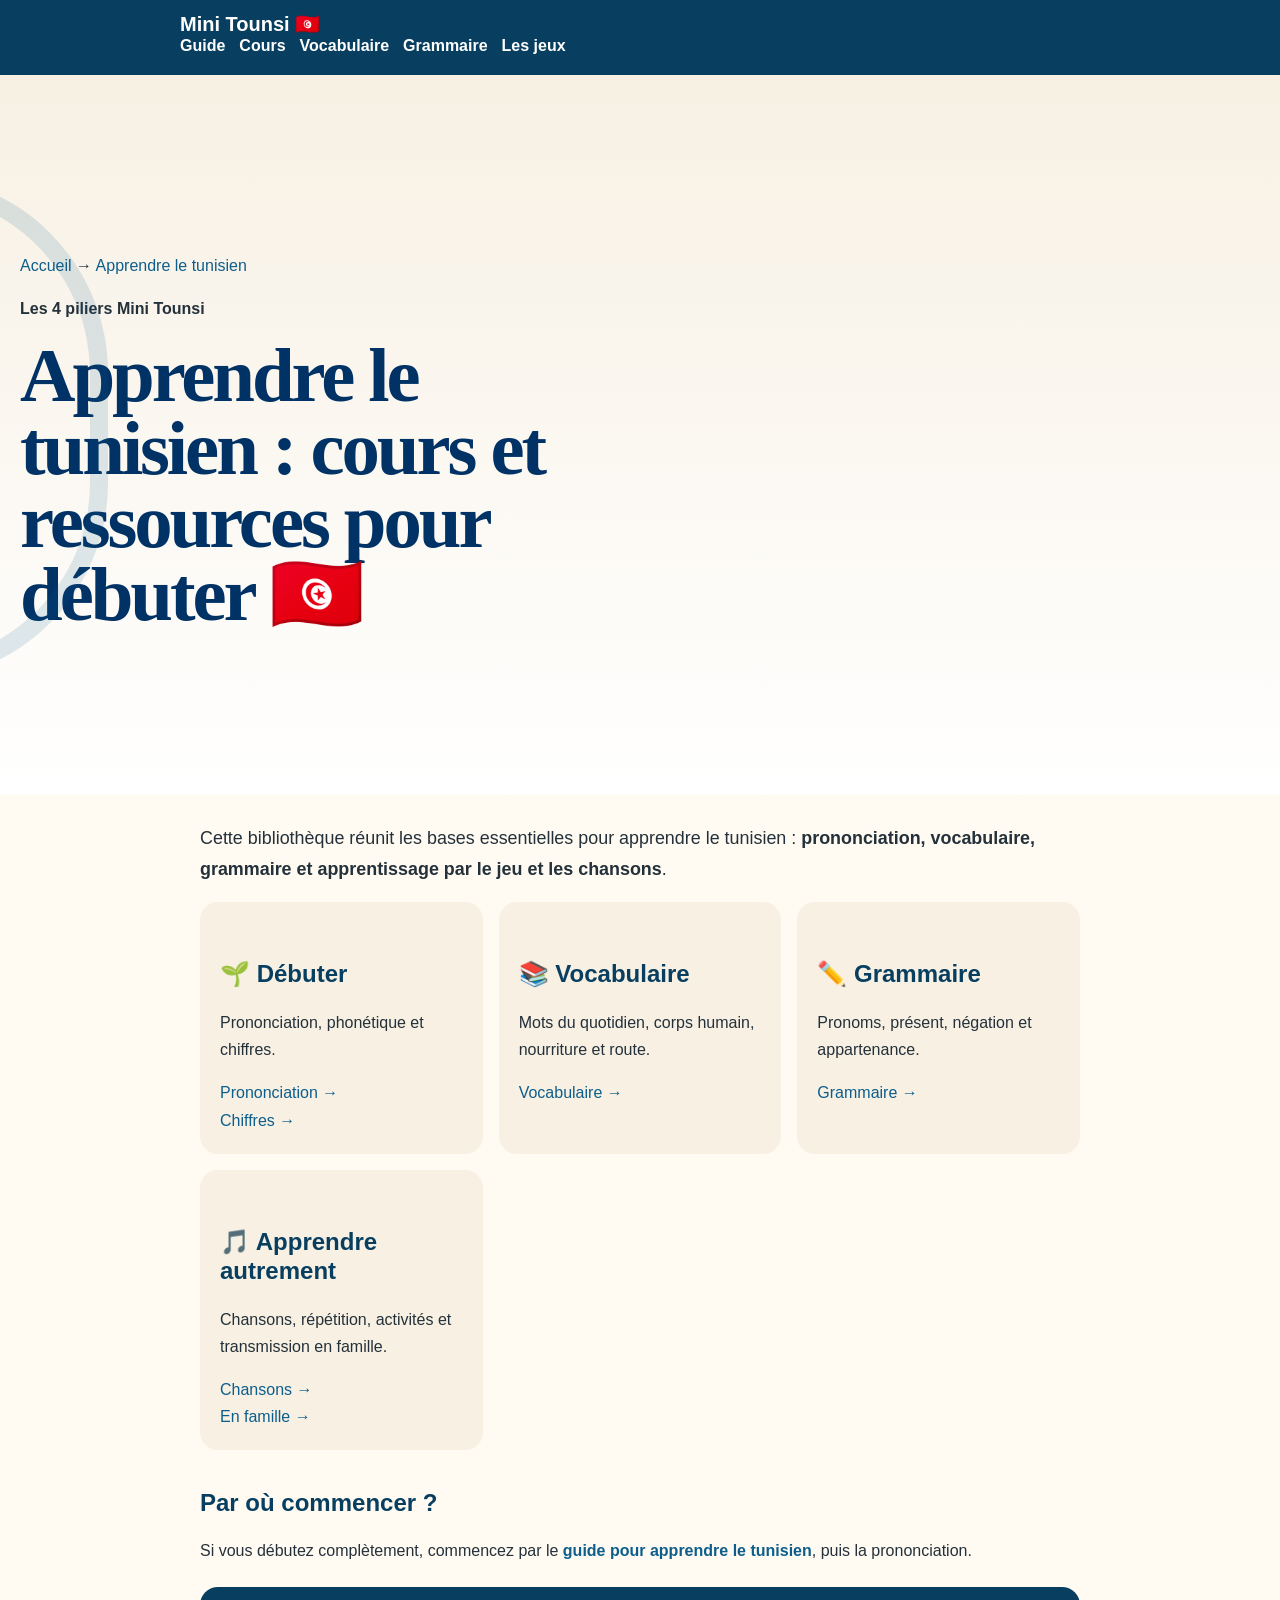
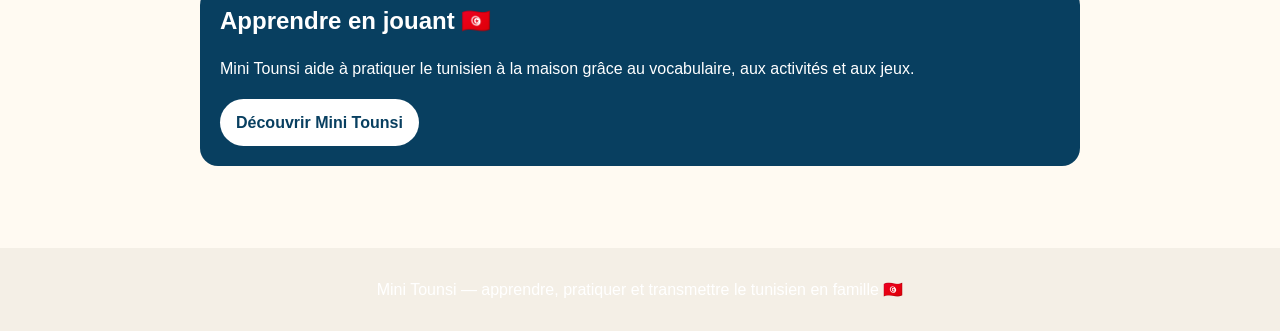
<file: ressources-tunisien.html>
<!doctype html>
<html lang="fr"><head><meta charset="utf-8"><meta name="viewport" content="width=device-width, initial-scale=1">
<title>Cours de tunisien : vocabulaire, grammaire et prononciation | Mini Tounsi</title><meta name="description" content="Découvrez les ressources Mini Tounsi pour apprendre le dialecte tunisien : prononciation, vocabulaire, grammaire, chiffres, chansons et apprentissage en famille."><meta name="robots" content="index, follow">
<link rel="canonical" href="https://minitounsi.com/ressources-tunisien.html"><link rel="stylesheet" href="styles.css">
<style>
:root{--blue:#0d5e8c;--dark:#083f60;--sand:#f7f0e3;--orange:#d8742f;--ink:#24313a}
*{box-sizing:border-box}body{margin:0;font-family:Arial,Helvetica,sans-serif;color:var(--ink);line-height:1.7}
a{color:var(--blue);text-decoration:none}a:hover{text-decoration:underline}
header{background:var(--dark);padding:16px 20px;color:#fff}.wrap{max-width:920px;margin:auto}
nav{display:flex;gap:14px;flex-wrap:wrap}nav a,.brand{color:#fff;font-weight:700}.brand{font-size:1.25rem;margin-right:20px}
.hero{background:linear-gradient(180deg,var(--sand),#fff);padding:52px 20px 30px}
main{max-width:920px;margin:auto;padding:10px 20px 60px}h1,h2,h3{color:var(--dark);line-height:1.2}
h1{font-size:clamp(2rem,5vw,3rem)}h2{margin-top:2.4rem}.lead{font-size:1.12rem}
.card,.note,.cta{border-radius:18px;padding:20px;margin:22px 0}.card{background:var(--sand)}.note{background:#eef7fb;border-left:5px solid var(--blue)}
.cta{background:var(--dark);color:#fff}.cta h2{color:#fff;margin-top:0}.btn{display:inline-block;background:#fff;color:var(--dark);font-weight:700;padding:10px 16px;border-radius:999px}
.video{position:relative;width:100%;padding-top:56.25%;overflow:hidden;border-radius:18px;background:#000;margin:20px 0}
.video.short{max-width:430px;padding-top:75%;margin-left:auto;margin-right:auto}.video iframe{position:absolute;inset:0;width:100%;height:100%;border:0}
.grid{display:grid;grid-template-columns:repeat(auto-fit,minmax(190px,1fr));gap:12px}.item{background:#fff;border:1px solid #e6dfd3;border-radius:14px;padding:14px}
.pillars{display:grid;grid-template-columns:repeat(auto-fit,minmax(210px,1fr));gap:16px}.pillar{background:var(--sand);padding:20px;border-radius:18px}
footer{background:#f4efe6;text-align:center;padding:28px 20px}
@media(max-width:650px){.video.short{padding-top:145%}}
</style>

<script type="application/ld+json">
{
  "@context": "https://schema.org",
  "@type": "Article",
  "headline": "Cours de tunisien : vocabulaire, grammaire et prononciation | Mini Tounsi",
  "description": "Découvrez les ressources gratuites Mini Tounsi pour apprendre le tunisien : vocabulaire, grammaire, prononciation, chiffres et activités.",
  "inLanguage": "fr",
  "mainEntityOfPage": "https://minitounsi.com/ressources-tunisien.html",
  "publisher": {
    "@type": "Organization",
    "name": "Mini Tounsi",
    "url": "https://minitounsi.com/"
  }
}
</script>
</head><body>
<header><div class="wrap"><a class="brand" href="index.html">Mini Tounsi 🇹🇳</a><nav>
<a href="apprendre-le-tunisien.html">Guide</a><a href="ressources-tunisien.html">Cours</a><a href="vocabulaire-tunisien.html">Vocabulaire</a><a href="grammaire-tunisien.html">Grammaire</a><a href="index.html#box">Les jeux</a>
</nav></div></header>
<section class="hero"><div class="wrap"><p><a href="index.html">Accueil</a> → <a href="ressources-tunisien.html">Apprendre le tunisien</a></p><strong>Les 4 piliers Mini Tounsi</strong><h1>Apprendre le tunisien : cours et ressources pour débuter 🇹🇳</h1></div></section>
<main>
<p class="lead">Cette bibliothèque réunit les bases essentielles pour apprendre le tunisien : <strong>prononciation, vocabulaire, grammaire et apprentissage par le jeu et les chansons</strong>.</p>
<div class="pillars">
<div class="pillar"><h2>🌱 Débuter</h2><p>Prononciation, phonétique et chiffres.</p><a href="prononciation-tunisien.html">Prononciation →</a><br><a href="chiffres-tunisien.html">Chiffres →</a></div>
<div class="pillar"><h2>📚 Vocabulaire</h2><p>Mots du quotidien, corps humain, nourriture et route.</p><a href="vocabulaire-tunisien.html">Vocabulaire →</a></div>
<div class="pillar"><h2>✏️ Grammaire</h2><p>Pronoms, présent, négation et appartenance.</p><a href="grammaire-tunisien.html">Grammaire →</a></div>
<div class="pillar"><h2>🎵 Apprendre autrement</h2><p>Chansons, répétition, activités et transmission en famille.</p><a href="chansons-tunisiennes.html">Chansons →</a><br><a href="apprendre-tunisien-enfant.html">En famille →</a></div>
</div>
<h2>Par où commencer ?</h2><p>Si vous débutez complètement, commencez par le <a href="apprendre-le-tunisien.html"><strong>guide pour apprendre le tunisien</strong></a>, puis la prononciation.</p>
<div class="cta"><h2>Apprendre en jouant 🇹🇳</h2><p>Mini Tounsi aide à pratiquer le tunisien à la maison grâce au vocabulaire, aux activités et aux jeux.</p><a class="btn" href="index.html#box">Découvrir Mini Tounsi</a></div>
</main><footer>Mini Tounsi — apprendre, pratiquer et transmettre le tunisien en famille 🇹🇳</footer>
</body></html>
</file>
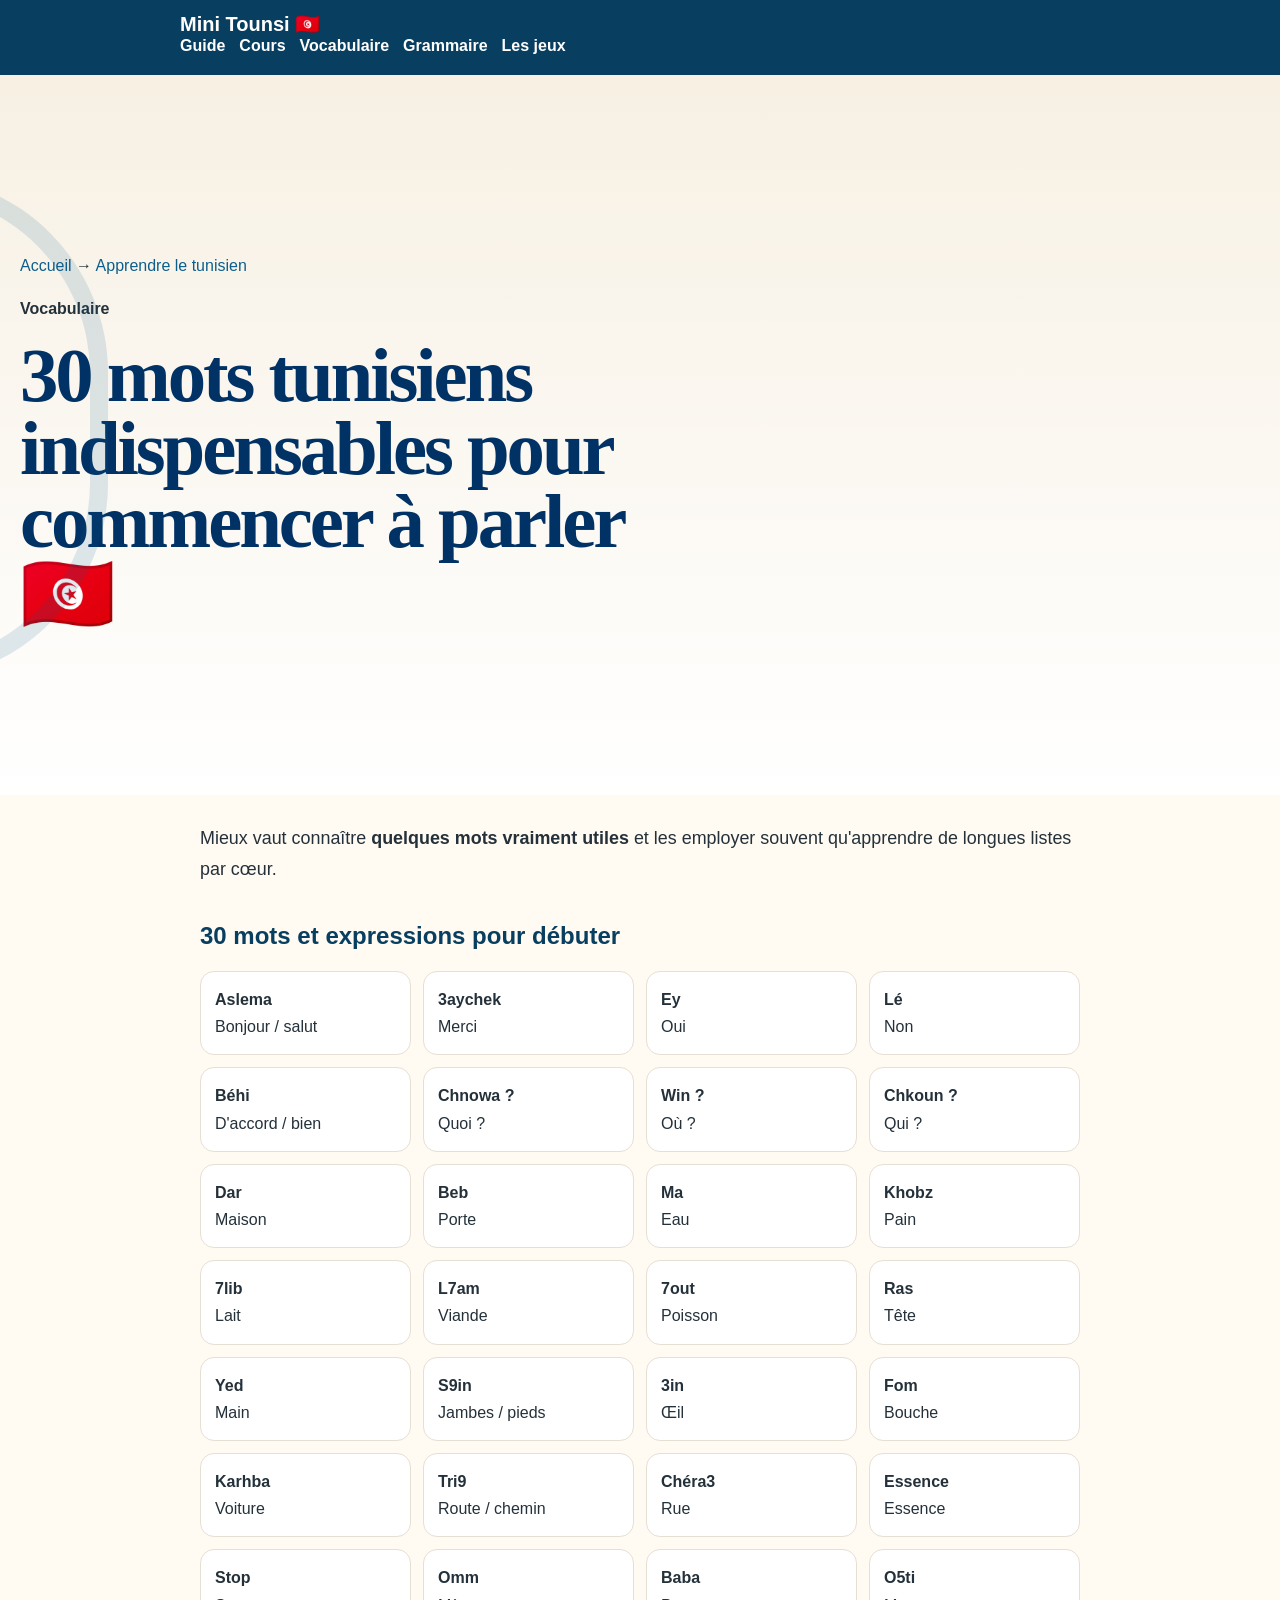
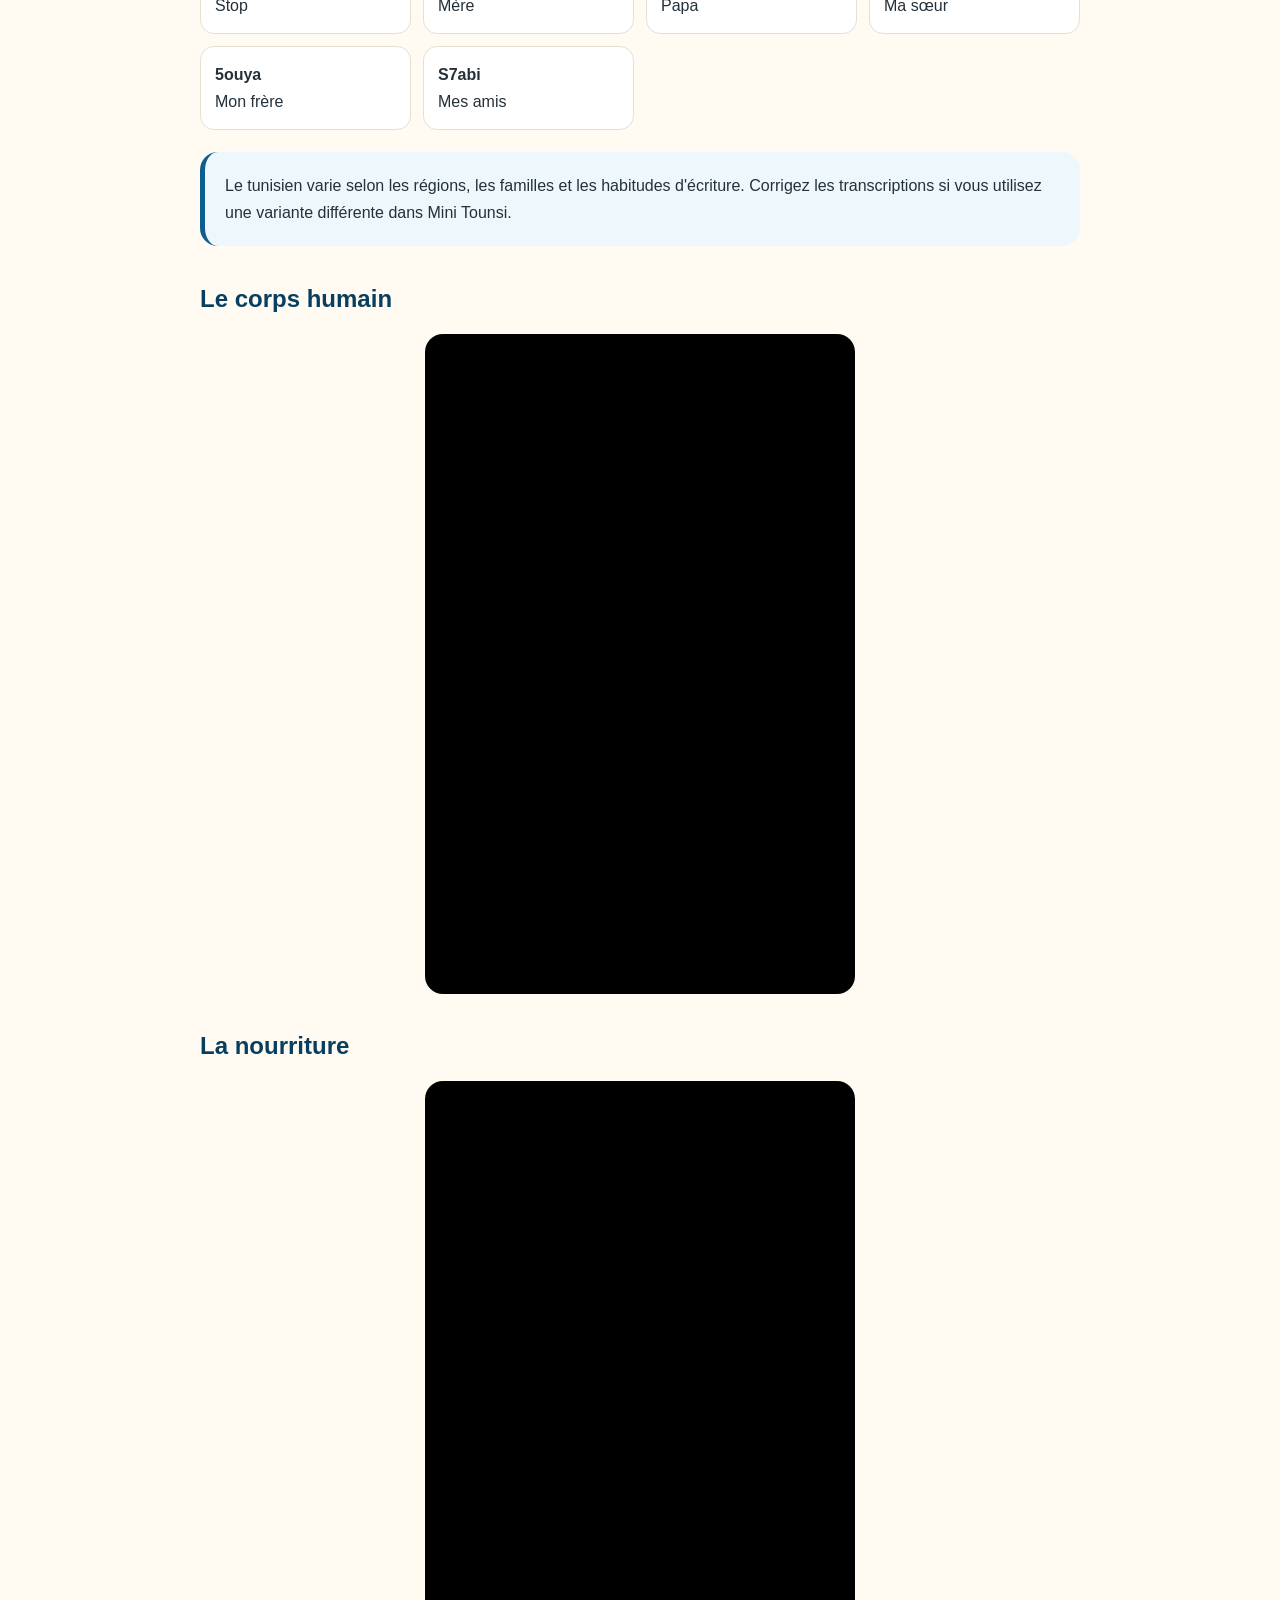
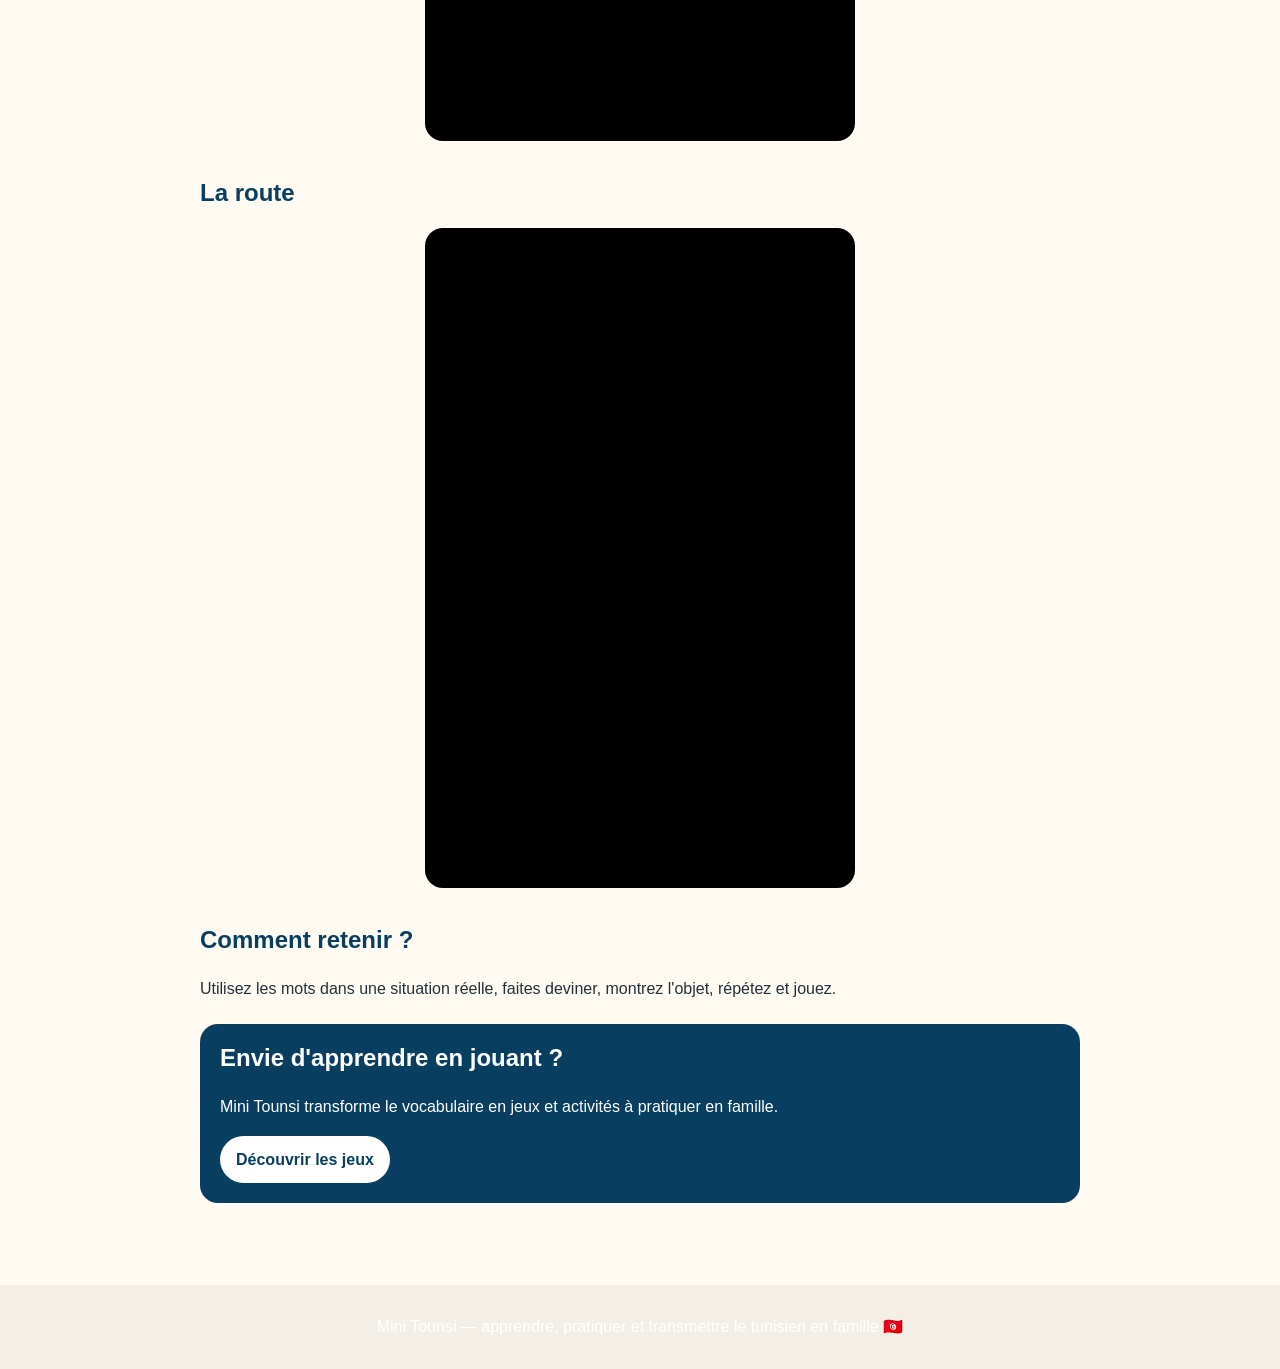
<file: vocabulaire-tunisien.html>
<!doctype html>
<html lang="fr"><head><meta charset="utf-8"><meta name="viewport" content="width=device-width, initial-scale=1">
<title>Vocabulaire tunisien : 30 mots indispensables pour débuter | Mini Tounsi</title><meta name="description" content="Découvrez 30 mots tunisiens indispensables et du vocabulaire sur le corps humain, la nourriture et la route, avec des vidéos Mini Tounsi."><meta name="robots" content="index, follow">
<link rel="canonical" href="https://minitounsi.com/vocabulaire-tunisien.html"><link rel="stylesheet" href="styles.css">
<style>
:root{--blue:#0d5e8c;--dark:#083f60;--sand:#f7f0e3;--orange:#d8742f;--ink:#24313a}
*{box-sizing:border-box}body{margin:0;font-family:Arial,Helvetica,sans-serif;color:var(--ink);line-height:1.7}
a{color:var(--blue);text-decoration:none}a:hover{text-decoration:underline}
header{background:var(--dark);padding:16px 20px;color:#fff}.wrap{max-width:920px;margin:auto}
nav{display:flex;gap:14px;flex-wrap:wrap}nav a,.brand{color:#fff;font-weight:700}.brand{font-size:1.25rem;margin-right:20px}
.hero{background:linear-gradient(180deg,var(--sand),#fff);padding:52px 20px 30px}
main{max-width:920px;margin:auto;padding:10px 20px 60px}h1,h2,h3{color:var(--dark);line-height:1.2}
h1{font-size:clamp(2rem,5vw,3rem)}h2{margin-top:2.4rem}.lead{font-size:1.12rem}
.card,.note,.cta{border-radius:18px;padding:20px;margin:22px 0}.card{background:var(--sand)}.note{background:#eef7fb;border-left:5px solid var(--blue)}
.cta{background:var(--dark);color:#fff}.cta h2{color:#fff;margin-top:0}.btn{display:inline-block;background:#fff;color:var(--dark);font-weight:700;padding:10px 16px;border-radius:999px}
.video{position:relative;width:100%;padding-top:56.25%;overflow:hidden;border-radius:18px;background:#000;margin:20px 0}
.video.short{max-width:430px;padding-top:75%;margin-left:auto;margin-right:auto}.video iframe{position:absolute;inset:0;width:100%;height:100%;border:0}
.grid{display:grid;grid-template-columns:repeat(auto-fit,minmax(190px,1fr));gap:12px}.item{background:#fff;border:1px solid #e6dfd3;border-radius:14px;padding:14px}
.pillars{display:grid;grid-template-columns:repeat(auto-fit,minmax(210px,1fr));gap:16px}.pillar{background:var(--sand);padding:20px;border-radius:18px}
footer{background:#f4efe6;text-align:center;padding:28px 20px}
@media(max-width:650px){.video.short{padding-top:145%}}
</style>
  <script type="application/ld+json">
{
  "@context": "https://schema.org",
  "@type": "Article",
  "headline": "Vocabulaire tunisien : 30 mots indispensables pour débuter | Mini Tounsi",
  "description": "Découvrez 30 mots tunisiens indispensables et du vocabulaire sur le corps humain, la nourriture et la route, avec des vidéos Mini Tounsi.",
  "inLanguage": "fr",
  "mainEntityOfPage": "https://minitounsi.com/vocabulaire-tunisien.html",
  "publisher": {
    "@type": "Organization",
    "name": "Mini Tounsi",
    "url": "https://minitounsi.com/"
  }
}
</script>
</head><body>
<header><div class="wrap"><a class="brand" href="index.html">Mini Tounsi 🇹🇳</a><nav>
<a href="apprendre-le-tunisien.html">Guide</a><a href="ressources-tunisien.html">Cours</a><a href="vocabulaire-tunisien.html">Vocabulaire</a><a href="grammaire-tunisien.html">Grammaire</a><a href="index.html#box">Les jeux</a>
</nav></div></header>
<section class="hero"><div class="wrap"><p><a href="index.html">Accueil</a> → <a href="ressources-tunisien.html">Apprendre le tunisien</a></p><strong>Vocabulaire</strong><h1>30 mots tunisiens indispensables pour commencer à parler 🇹🇳</h1></div></section>
<main>
<p class="lead">Mieux vaut connaître <strong>quelques mots vraiment utiles</strong> et les employer souvent qu'apprendre de longues listes par cœur.</p>
<h2>30 mots et expressions pour débuter</h2><div class="grid"><div class="item"><strong>Aslema</strong><br>Bonjour / salut</div><div class="item"><strong>3aychek</strong><br>Merci</div><div class="item"><strong>Ey</strong><br>Oui</div><div class="item"><strong>Lé</strong><br>Non</div><div class="item"><strong>Béhi</strong><br>D&#x27;accord / bien</div><div class="item"><strong>Chnowa ?</strong><br>Quoi ?</div><div class="item"><strong>Win ?</strong><br>Où ?</div><div class="item"><strong>Chkoun ?</strong><br>Qui ?</div><div class="item"><strong>Dar</strong><br>Maison</div><div class="item"><strong>Beb</strong><br>Porte</div><div class="item"><strong>Ma</strong><br>Eau</div><div class="item"><strong>Khobz</strong><br>Pain</div><div class="item"><strong>7lib</strong><br>Lait</div><div class="item"><strong>L7am</strong><br>Viande</div><div class="item"><strong>7out</strong><br>Poisson</div><div class="item"><strong>Ras</strong><br>Tête</div><div class="item"><strong>Yed</strong><br>Main</div><div class="item"><strong>S9in</strong><br>Jambes / pieds</div><div class="item"><strong>3in</strong><br>Œil</div><div class="item"><strong>Fom</strong><br>Bouche</div><div class="item"><strong>Karhba</strong><br>Voiture</div><div class="item"><strong>Tri9</strong><br>Route / chemin</div><div class="item"><strong>Chéra3</strong><br>Rue</div><div class="item"><strong>Essence</strong><br>Essence</div><div class="item"><strong>Stop</strong><br>Stop</div><div class="item"><strong>Omm</strong><br>Mère</div><div class="item"><strong>Baba</strong><br>Papa</div><div class="item"><strong>O5ti</strong><br>Ma sœur</div><div class="item"><strong>5ouya</strong><br>Mon frère</div><div class="item"><strong>S7abi</strong><br>Mes amis</div></div>
<div class="note">Le tunisien varie selon les régions, les familles et les habitudes d'écriture. Corrigez les transcriptions si vous utilisez une variante différente dans Mini Tounsi.</div>
<h2>Le corps humain</h2><div class="video short"><iframe src="https://www.youtube.com/embed/UJIBFXsEuII" title="Le corps humain en tunisien - Mini Tounsi" loading="lazy" allowfullscreen></iframe></div>
<h2>La nourriture</h2><div class="video short"><iframe src="https://www.youtube.com/embed/IR84omVO-r4" title="Vocabulaire nourriture en tunisien - Mini Tounsi" loading="lazy" allowfullscreen></iframe></div>
<h2>La route</h2><div class="video short"><iframe src="https://www.youtube.com/embed/VQMlHqC4MQI" title="Vocabulaire route en tunisien - Mini Tounsi" loading="lazy" allowfullscreen></iframe></div>
<h2>Comment retenir ?</h2><p>Utilisez les mots dans une situation réelle, faites deviner, montrez l'objet, répétez et jouez.</p>
<div class="cta"><h2>Envie d'apprendre en jouant ?</h2><p>Mini Tounsi transforme le vocabulaire en jeux et activités à pratiquer en famille.</p><a class="btn" href="index.html#box">Découvrir les jeux</a></div>
</main><footer>Mini Tounsi — apprendre, pratiquer et transmettre le tunisien en famille 🇹🇳</footer>
</body></html>
</file>
<file: styles.css>
:root{
  --blue:#004a8f;
  --blue-dark:#003266;
  --blue-deep:#00214a;
  --cream:#fbf1df;
  --cream-light:#fffaf2;
  --gold:#d89b32;
  --orange:#d87d25;
  --red:#c8332d;
  --green:#557c3e;
  --ink:#0b315d;
  --text:#35485d;
  --line:#e6d3b5;
}
*{box-sizing:border-box}
html{scroll-behavior:smooth}
body{margin:0;font-family:Arial,Helvetica,sans-serif;background:var(--cream-light);color:var(--ink);line-height:1.6}
a{text-decoration:none;color:inherit}
img{display:block;max-width:100%}
.top-strip{background:var(--blue-dark);color:white;padding:7px 4vw;display:flex;justify-content:space-between;gap:20px;font-size:12px}
.site-header{height:86px;display:flex;align-items:center;justify-content:space-between;padding:0 4vw;background:rgba(255,250,242,.97);position:sticky;top:0;z-index:50;border-bottom:1px solid var(--line);backdrop-filter:blur(10px)}
.brand{line-height:.8;display:flex;flex-direction:column;font-weight:1000}.brand .mini{font-size:24px;color:var(--orange)}.brand .tounsi{font-size:33px;color:var(--blue)}.brand small{font-size:9px;letter-spacing:.03em;color:var(--ink);margin-top:6px}
.site-header nav{display:flex;gap:24px;font-size:13px;font-weight:800}.site-header nav a:hover{color:var(--orange)}
.header-cta{background:var(--blue);color:white;padding:12px 16px;border-radius:10px;font-weight:900;font-size:12px;box-shadow:0 5px 0 var(--blue-dark)}
.hero{min-height:720px;background:linear-gradient(90deg,var(--cream-light) 0 51%,#dff4f7 51%);display:grid;grid-template-columns:1fr 1fr;position:relative;overflow:hidden}
.hero:before{content:"";position:absolute;left:-90px;top:100px;width:180px;height:470px;border:18px solid var(--blue);border-left:0;border-radius:0 220px 220px 0;opacity:.13}
.hero-copy{padding:80px 3vw 70px 8vw;position:relative;z-index:3}.eyebrow{font-size:12px;text-transform:uppercase;letter-spacing:.12em;color:var(--orange);font-weight:1000}
.hero h1{font-family:Georgia,serif;font-size:clamp(55px,6vw,86px);line-height:.95;margin:18px 0 24px;color:var(--blue-dark);letter-spacing:-.04em}.hero h1 span{color:var(--orange)}
.hero-copy>p{font-size:17px;max-width:590px;color:var(--text)}
.hero-icons{display:grid;grid-template-columns:repeat(4,1fr);gap:10px;margin:30px 0}.hero-icons div{text-align:center}.hero-icons span{font-size:27px;display:block}.hero-icons b{font-size:12px;display:block}.hero-icons small{font-size:10px;color:#6d7784}
.primary-btn{display:inline-flex;align-items:center;gap:35px;background:var(--blue);color:white;padding:16px 24px;border-radius:12px;font-weight:1000;box-shadow:0 7px 0 var(--blue-dark)}.primary-btn span{font-size:24px}.availability{font-family:Georgia,serif;font-style:italic;color:var(--orange)!important;margin-top:22px}
.hero-visual{position:relative;display:flex;align-items:center;justify-content:center;padding:55px 5vw 50px}.sun-disc{position:absolute;width:480px;height:480px;border-radius:50%;background:#f5d893;opacity:.72}.arch-frame{position:absolute;width:82%;height:80%;border:6px solid rgba(0,74,143,.18);border-bottom:0;border-radius:220px 220px 0 0;top:9%}.main-box{position:relative;width:min(680px,94%);z-index:3;filter:drop-shadow(0 28px 30px rgba(0,45,90,.28))}

.mosaic-floor{position:absolute;bottom:0;left:0;right:0;height:145px;background:
linear-gradient(45deg,rgba(0,74,143,.11) 25%,transparent 25%) 0 0/36px 36px,
linear-gradient(-45deg,rgba(0,74,143,.11) 25%,transparent 25%) 0 0/36px 36px,
#f4e5c9}
.ornament{position:absolute;color:var(--gold);font-size:38px;z-index:2}.ornament-left{left:3%;top:15%}.ornament-right{right:3%;top:13%;font-size:55px}
.blue-band{background:var(--blue);color:white;display:grid;grid-template-columns:repeat(6,1fr);padding:22px 3vw;border-top:4px solid #f2d799;border-bottom:4px solid #f2d799}.blue-band div{text-align:center;border-right:1px solid rgba(255,255,255,.25);font-size:12px}.blue-band div:last-child{border-right:0}
.section{padding:90px 6vw}.concept{background:var(--cream)}.section-title{text-align:center;max-width:900px;margin:0 auto 50px}.section-title span{color:var(--orange);text-transform:uppercase;letter-spacing:.12em;font-size:11px;font-weight:1000}.section-title h2{font-family:Georgia,serif;font-size:clamp(38px,5vw,62px);line-height:1.03;margin:14px 0;color:var(--blue-dark)}.section-title p{font-family:Georgia,serif;font-style:italic;color:var(--orange);font-size:22px}
.concept-grid{max-width:1180px;margin:auto;display:grid;grid-template-columns:repeat(4,1fr);gap:16px}.concept-grid article{background:rgba(255,255,255,.62);border:1px solid var(--line);border-radius:14px;padding:28px 22px;text-align:center;min-height:260px}.round-icon{width:56px;height:56px;margin:0 auto 16px;border-radius:50%;background:var(--blue);display:grid;place-items:center;color:white;font-size:26px}.round-icon.orange{background:var(--orange)}.round-icon.green{background:var(--green)}.round-icon.red{background:var(--red)}.concept-grid h3{font-family:Georgia,serif;font-size:21px}.concept-grid p{font-size:13px;color:var(--text)}
.box-section{background:var(--blue);color:white;position:relative;overflow:hidden}.box-section:before,.box-section:after{content:"";position:absolute;width:180px;height:180px;border:5px solid rgba(255,255,255,.12);transform:rotate(45deg)}.box-section:before{left:-90px;top:-90px}.box-section:after{right:-90px;bottom:-90px}.box-heading{display:flex;align-items:center;justify-content:center;gap:18px;margin-bottom:40px}.box-heading h2{font-family:Georgia,serif;font-size:clamp(34px,4vw,52px);margin:0}.gold-line{color:var(--gold);font-size:30px}
.box-content-grid{max-width:1200px;margin:auto;display:grid;grid-template-columns:repeat(4,1fr);gap:18px}.product-card{position:relative;padding:0 18px 22px;border-right:1px dashed rgba(255,255,255,.35)}.product-card:last-child{border-right:0}.product-card img{width:100%;height:220px;object-fit:cover;object-position:top;border-radius:14px;background:white;box-shadow:0 12px 28px rgba(0,0,0,.16)}.product-card h3{font-size:15px;text-transform:uppercase}.product-card p{font-size:12px;color:#dce8f5}.count{position:absolute;top:190px;left:10px;width:48px;height:48px;border-radius:50%;display:grid;place-items:center;background:var(--orange);font-weight:1000;font-size:18px;border:4px solid var(--blue)}.red-count{background:var(--red)}.green-count{background:#7a9d34}.book-count{background:#3f95ca}
.rhythm{display:grid;grid-template-columns:1.05fr .95fr;gap:60px;align-items:center;background:var(--cream-light)}.rhythm-image img{border-radius:22px;box-shadow:0 24px 45px rgba(0,50,100,.14);transform:rotate(-1.5deg)}.rhythm-copy h2{font-family:Georgia,serif;font-size:clamp(40px,5vw,62px);line-height:1.02;margin:15px 0;color:var(--blue-dark)}.rhythm-copy p,.rhythm-copy li{color:var(--text)}.rhythm-copy ul{list-style:none;padding:0;line-height:2}
.culture-section{position:relative;min-height:650px;background:var(--blue-dark);overflow:hidden}.culture-image img{width:100%;height:650px;object-fit:cover;filter:saturate(.9)}.culture-panel{position:absolute;right:7vw;top:50%;transform:translateY(-50%);width:min(520px,86vw);background:rgba(0,50,102,.95);border:2px solid var(--gold);border-radius:18px;padding:40px;color:white;box-shadow:14px 14px 0 rgba(216,155,50,.28)}.culture-panel h2{font-family:Georgia,serif;font-size:48px;line-height:1.02;margin:15px 0}.culture-panel p{color:#e2edf5}.gold{color:var(--gold)}.culture-tags{display:flex;flex-wrap:wrap;gap:8px;margin-top:20px}.culture-tags span{background:var(--cream);color:var(--blue-dark);padding:7px 10px;border-radius:999px;font-size:11px;font-weight:900}
.story-section{display:grid;grid-template-columns:.75fr 1.25fr;gap:60px;align-items:center;background:var(--cream)}.story-photo{position:relative;max-width:390px;margin:auto}.oriental-frame{position:absolute;inset:-18px;border:5px solid var(--gold);border-radius:50% 50% 20px 20px;clip-path:polygon(0 16%,20% 16%,25% 0,50% 10%,75% 0,80% 16%,100% 16%,100% 100%,0 100%)}.story-photo img{position:relative;border-radius:50%;border:9px solid white;box-shadow:0 18px 35px rgba(0,0,0,.12)}.story-copy h2{font-family:Georgia,serif;font-size:clamp(40px,5vw,58px);line-height:1.03;margin:14px 0}.story-copy p{color:var(--text)}.signature{font-family:cursive;font-size:32px;color:var(--orange);margin-top:22px;transform:rotate(-2deg);display:inline-block}
.partner-band{display:grid;grid-template-columns:repeat(4,1fr);background:#e8c575;color:var(--blue-dark)}.partner-band div{text-align:center;padding:22px;border-right:1px solid rgba(0,50,102,.18)}.partner-band strong,.partner-band span{display:block}.partner-band strong{font-size:11px;text-transform:uppercase;letter-spacing:.08em}.partner-band span{font-family:Georgia,serif;font-size:18px;font-weight:bold}
.faq-section{background:var(--cream-light)}.faq-list{max-width:900px;margin:auto;border-top:1px solid var(--line)}.faq-list button{width:100%;border:0;border-bottom:1px solid var(--line);background:transparent;padding:20px 0;display:flex;justify-content:space-between;text-align:left;color:var(--blue-dark);font:inherit;font-weight:900;font-size:17px;cursor:pointer}.faq-list button b{color:var(--orange);font-size:24px}.faq-list div{display:none;padding:18px 0 22px;border-bottom:1px solid var(--line);color:var(--text)}.faq-list div.open{display:block}
.launch-section{background:var(--blue-dark);color:white;padding:90px 6vw;position:relative;overflow:hidden}.launch-section:before{content:"";position:absolute;inset:0;background:radial-gradient(circle,rgba(216,155,50,.35) 1.5px,transparent 1.5px);background-size:32px 32px}.launch-inner{position:relative;max-width:850px;margin:auto;text-align:center}.launch-inner h2{font-family:Georgia,serif;font-size:clamp(42px,5vw,64px);line-height:1.02;margin:15px 0}.launch-inner p{color:#dce7f3;max-width:680px;margin:0 auto 28px}.launch-btn{display:inline-flex;background:var(--orange);color:white;padding:15px 22px;border-radius:10px;font-weight:1000;box-shadow:0 6px 0 #a75a1c}.launch-inner small{display:block;margin-top:22px}.launch-ornament{position:absolute;right:8%;top:12%;font-size:52px;color:var(--gold)}
footer{background:#001936;color:white;text-align:center;padding:36px 20px}.footer-brand{align-items:center}.footer-brand .mini{font-size:23px}.footer-brand .tounsi{font-size:32px}footer p{margin:10px 0;color:#cbd8e7}footer a{color:white}
@media(max-width:1050px){
.site-header nav{display:none}.hero{grid-template-columns:1fr;background:linear-gradient(var(--cream-light) 0 53%,#dff4f7 53%)}.hero-copy{padding:65px 6vw 25px}.hero-visual{min-height:560px}.blue-band{grid-template-columns:repeat(3,1fr);gap:18px}.blue-band div:nth-child(3n){border-right:0}.concept-grid,.box-content-grid{grid-template-columns:repeat(2,1fr)}.rhythm,.story-section{grid-template-columns:1fr}.partner-band{grid-template-columns:repeat(2,1fr)}
}
@media(max-width:640px){
.top-strip{display:none}.site-header{height:68px;padding:0 14px}.brand .mini{font-size:18px}.brand .tounsi{font-size:25px}.brand small{display:none}.header-cta{font-size:9px;padding:9px 10px}.hero-copy{padding-top:48px}.hero h1{font-size:50px}.hero-icons{grid-template-columns:repeat(2,1fr)}.hero-visual{min-height:400px}.sun-disc{width:300px;height:300px}.section{padding:65px 20px}.blue-band{grid-template-columns:repeat(2,1fr);font-size:10px}.concept-grid,.box-content-grid,.partner-band{grid-template-columns:1fr}.product-card{border-right:0;border-bottom:1px dashed rgba(255,255,255,.35);padding-bottom:28px}.product-card img{height:auto}.count{top:auto;bottom:62px}.culture-panel{padding:28px;right:7vw}.culture-panel h2{font-size:39px}
}

/* V6 — section Pack Premium avec les photos réelles fournies */
.premium-label{width:max-content;max-width:90%;margin:-18px auto 32px;background:#f3d590;color:var(--blue-dark);padding:8px 22px;border-radius:4px;font-weight:1000;font-size:13px;letter-spacing:.04em;box-shadow:0 5px 0 rgba(0,0,0,.10);transform:rotate(-1deg)}
.premium-label span{color:var(--orange);padding:0 7px}
.games-grid{max-width:1180px;margin:auto;display:grid;grid-template-columns:1fr 64px 1fr;gap:14px;align-items:stretch}
.game-card{background:var(--cream-light);color:var(--blue-dark);border:1px solid #d9b66d;border-radius:18px;padding:24px;position:relative;box-shadow:0 15px 32px rgba(0,25,55,.18)}
.game-badge{display:inline-block;background:var(--blue);color:white;padding:7px 16px;border-radius:8px;font-weight:1000;letter-spacing:.06em}
.red-badge{background:var(--red)}
.game-card h3{font-family:Georgia,serif;font-size:28px;margin:12px 0 18px}
.game-photos{display:grid;grid-template-columns:1fr 1fr;gap:12px}
.game-photos img{width:100%;height:290px;object-fit:cover;border-radius:12px;border:5px solid white;box-shadow:0 8px 20px rgba(0,40,80,.13)}
.game-details{display:grid;grid-template-columns:1fr 1fr;gap:18px;margin-top:20px}
.game-details p{font-size:13px;color:var(--text);margin:0}
.game-details strong{color:var(--blue-dark);font-size:14px}
.game-plus{width:52px;height:52px;border-radius:50%;background:var(--cream-light);color:var(--blue);border:3px solid #d9b66d;display:grid;place-items:center;font-size:32px;font-weight:1000;align-self:center;justify-self:center;z-index:2}
@media(max-width:900px){.games-grid{grid-template-columns:1fr}.game-plus{margin:-4px auto}.game-photos img{height:250px}}
@media(max-width:560px){.game-photos,.game-details{grid-template-columns:1fr}.game-photos img{height:auto}.premium-label{font-size:11px}.game-card h3{font-size:24px}}


/* ===== RÉSEAUX SOCIAUX ===== */

.social-section {
  text-align: center;
  padding: 70px 20px;
}

.social-section .section-title {
  max-width: 750px;
  margin: 0 auto 35px;
}

.social-grid {
  display: grid;
  grid-template-columns: repeat(2, minmax(0, 320px));
  justify-content: center;
  gap: 25px;
  margin: 35px auto 25px;
}

.social-card {
  display: block;
  padding: 32px 25px;
  border-radius: 22px;
  background: #ffffff;
  text-decoration: none;
  color: inherit;
  box-shadow: 0 8px 25px rgba(0,0,0,0.08);
  transition: transform 0.25s ease, box-shadow 0.25s ease;
}

.social-card:hover {
  transform: translateY(-6px);
  box-shadow: 0 14px 30px rgba(0,0,0,0.13);
}

.social-icon {
  font-size: 42px;
  margin-bottom: 12px;
}

.social-card h3 {
  font-size: 24px;
  margin: 5px 0;
}

.social-card p {
  margin: 8px 0 18px;
  opacity: 0.75;
}

.social-card span {
  font-weight: 700;
}

.youtube-note {
  margin-top: 25px;
  font-size: 15px;
}

/* Version téléphone */

@media (max-width: 700px) {
  .social-grid {
    grid-template-columns: 1fr;
    max-width: 340px;
  }

  .social-section {
    padding: 50px 18px;
  }
}
.menu-toggle {
  display: none;
  border: none;
  background: var(--blue);
  color: white;
  font-size: 24px;
  width: 44px;
  height: 44px;
  border-radius: 10px;
  cursor: pointer;
}

@media (max-width: 1050px) {

  .menu-toggle {
    display: block;
  }

  .site-header {
    position: sticky;
  }

  .site-header nav {
    display: none;
    position: absolute;
    top: 100%;
    left: 0;
    right: 0;
    background: var(--cream-light);
    padding: 18px 20px 25px;
    flex-direction: column;
    gap: 0;
    border-bottom: 2px solid var(--gold);
    box-shadow: 0 12px 25px rgba(0,0,0,.12);
  }

  .site-header nav.open {
    display: flex;
  }

  .site-header nav a {
    padding: 12px 6px;
    border-bottom: 1px solid var(--line);
  }

  .site-header nav a:last-child {
    border-bottom: none;
  }
}
@media (max-width: 1050px) {
  .site-header nav.open {
    display: flex !important;
    flex-direction: column;
  }
}
/* ===== L'AVENTURE MINI TOUNSI ===== */

.journey-section {
  background: var(--cream-light);
}

.journey-intro {
  max-width: 900px;
  margin: 0 auto 65px;
  color: var(--text);
  font-size: 17px;
}

.journey-intro p {
  margin-bottom: 17px;
}

.journey-highlight {
  font-family: Georgia, serif;
  font-size: 25px;
  font-weight: bold;
  color: var(--orange);
  text-align: center;
  padding: 22px;
}

.timeline {
  max-width: 980px;
  margin: 0 auto;
  position: relative;
}

.timeline::before {
  content: "";
  position: absolute;
  left: 112px;
  top: 0;
  bottom: 0;
  width: 3px;
  background: var(--gold);
}

.timeline-item {
  display: grid;
  grid-template-columns: 100px 1fr;
  gap: 42px;
  margin-bottom: 35px;
  position: relative;
}

.timeline-year {
  color: var(--blue);
  font-family: Georgia, serif;
  font-weight: bold;
  text-align: right;
  padding-top: 17px;
}

.timeline-content {
  background: var(--cream);
  border: 1px solid var(--line);
  border-radius: 16px;
  padding: 24px 28px;
  position: relative;
  box-shadow: 0 8px 22px rgba(0, 45, 90, .06);
}

.timeline-content::before {
  content: "";
  position: absolute;
  left: -38px;
  top: 24px;
  width: 14px;
  height: 14px;
  border-radius: 50%;
  background: var(--blue);
  border: 4px solid var(--cream-light);
}

.timeline-content h3 {
  margin-top: 0;
  color: var(--blue-dark);
  font-family: Georgia, serif;
  font-size: 22px;
}

.timeline-content p {
  color: var(--text);
  font-size: 14px;
}

.project-status {
  max-width: 900px;
  margin: 65px auto 0;
  padding: 35px;
  background: var(--blue);
  color: white;
  border-radius: 20px;
  border: 3px solid var(--gold);
  box-shadow: 10px 10px 0 rgba(216, 155, 50, .25);
}

.project-status > span {
  color: var(--gold);
  font-weight: 1000;
  text-transform: uppercase;
  letter-spacing: .08em;
  font-size: 12px;
}

.project-status h3 {
  font-family: Georgia, serif;
  font-size: 28px;
}

.project-status p {
  color: #e5eff8;
}

@media (max-width: 700px) {

  .journey-intro {
    font-size: 16px;
  }

  .timeline::before {
    left: 8px;
  }

  .timeline-item {
    grid-template-columns: 1fr;
    gap: 8px;
    padding-left: 30px;
  }

  .timeline-year {
    text-align: left;
    padding-top: 0;
    color: var(--orange);
  }

  .timeline-content::before {
    left: -29px;
    top: 23px;
  }

  .project-status {
    padding: 26px 22px;
  }
}
/* ===== MINI TOUNSI : POUR QUI ? ===== */

.audience-section {
  background: var(--cream);
  text-align: center;
}

.audience-intro {
  max-width: 820px;
  margin: 0 auto 40px;
  font-size: 16px;
}

.audience-question {
  font-family: Georgia, serif;
  font-size: 21px;
  line-height: 1.6;
  color: var(--blue-dark);
}

.audience-grid {
  max-width: 1100px;
  margin: 0 auto;
  display: grid;
  grid-template-columns: repeat(4, 1fr);
  gap: 18px;
}

.audience-card {
  background: white;
  border: 1px solid var(--line);
  border-radius: 18px;
  padding: 28px 20px;
  box-shadow: 0 10px 25px rgba(0, 45, 90, .08);
}

.audience-icon {
  display: block;
  font-size: 34px;
  margin-bottom: 12px;
}

.audience-card h3 {
  font-family: Georgia, serif;
  color: var(--blue-dark);
  font-size: 19px;
  margin: 8px 0 12px;
}

.audience-card p {
  font-size: 14px;
  line-height: 1.6;
  color: var(--text);
}

.audience-bottom {
  max-width: 750px;
  margin: 35px auto 0;
  padding: 20px;
  background: var(--blue);
  color: white;
  border-radius: 15px;
}

.audience-bottom strong {
  display: block;
  color: var(--gold);
  margin-bottom: 6px;
}

.audience-bottom span {
  font-size: 14px;
}

@media (max-width: 850px) {
  .audience-grid {
    grid-template-columns: repeat(2, 1fr);
  }
}

@media (max-width: 550px) {
  .audience-grid {
    grid-template-columns: 1fr;
  }

  .audience-question {
    font-size: 18px;
  }
}
/* ===== FORMULAIRE LANCEMENT MINI TOUNSI ===== */

.launch-form {
  max-width: 620px;
  margin: 30px auto 0;
  text-align: left;
}

.launch-intro {
  max-width: 700px;
  margin: 15px auto 0;
  text-align: center;
}

.form-group {
  margin-bottom: 18px;
}

.form-group label {
  display: block;
  margin-bottom: 7px;
  font-weight: 700;
  color: white;
}

.form-group label span {
  font-weight: 400;
  opacity: .8;
  font-size: 13px;
}

.form-group input {
  width: 100%;
  box-sizing: border-box;
  padding: 14px 15px;
  border-radius: 10px;
  border: 1px solid rgba(255,255,255,.3);
  background: white;
  font-size: 15px;
  outline: none;
}

.form-group input:focus {
  border-color: var(--gold);
  box-shadow: 0 0 0 3px rgba(216,155,50,.18);
}

.consent-box {
  margin: 22px 0;
  padding: 18px;
  border-radius: 12px;
  background: rgba(255,255,255,.08);
}

.checkbox-line {
  display: flex;
  align-items: flex-start;
  gap: 10px;
  margin-bottom: 14px;
  color: white;
  font-size: 14px;
  line-height: 1.5;
  cursor: pointer;
}

.checkbox-line:last-child {
  margin-bottom: 0;
}

.checkbox-line input {
  margin-top: 4px;
  accent-color: var(--gold);
}

.launch-btn {
  display: block;
  width: 100%;
  border: none;
  border-radius: 999px;
  padding: 15px 22px;
  background: var(--gold);
  color: var(--blue-dark);
  font-weight: 800;
  font-size: 16px;
  cursor: pointer;
  transition: transform .2s ease, opacity .2s ease;
}

.launch-btn:hover {
  transform: translateY(-2px);
  opacity: .95;
}

.form-privacy {
  margin-top: 14px;
  text-align: center;
  font-size: 12px;
  line-height: 1.5;
  color: rgba(255,255,255,.78);
}

@media (max-width: 600px) {
  .launch-form {
    margin-top: 24px;
  }

  .consent-box {
    padding: 15px;
  }

  .launch-btn {
    font-size: 15px;
  }
}
/* ===== CORRECTION CHAMPS FORMULAIRE ===== */

.launch-inner {
  position: relative;
  z-index: 5;
}

.launch-form {
  position: relative;
  z-index: 10;
}

.form-group,
.consent-box,
.checkbox-line,
.launch-btn {
  position: relative;
  z-index: 11;
}

.form-group input,
.checkbox-line input {
  position: relative;
  z-index: 12;
  pointer-events: auto !important;
}

.launch-ornament {
  pointer-events: none;
}

.launch-section::before,
.launch-section::after,
.launch-inner::before,
.launch-inner::after {
  pointer-events: none;
}
.form-success {
  margin-top: 18px;
  padding: 16px 18px;
  border-radius: 12px;
  background: rgba(255,255,255,.12);
  color: white;
  text-align: center;
  font-weight: 700;
  line-height: 1.5;
}

.form-error {
  margin-top: 18px;
  padding: 14px 18px;
  border-radius: 12px;
  background: rgba(255,255,255,.12);
  color: white;
  text-align: center;
}
.learning-pillars {
  display: grid;
  grid-template-columns: repeat(auto-fit, minmax(220px, 1fr));
  gap: 18px;
  margin-top: 28px;
}

.learning-pillars article {
  background: #f7f0e3;
  border-radius: 18px;
  padding: 22px;
}

.learning-pillars h3 {
  margin-top: 0;
}

.learning-pillars a {
  font-weight: 700;
}
/* =========================================
   MINI TOUNSI - 3 JEUX
   ========================================= */

.games-grid {
  display: grid;
  grid-template-columns: repeat(3, 1fr);
  gap: 24px;
  align-items: stretch;
}

.game-card {
  height: 100%;
}

.game-card .game-photos {
  display: flex;
  justify-content: center;
  align-items: center;
  gap: 12px;
  flex-wrap: wrap;
}

.game-card .game-photos img {
  max-width: 100%;
  height: 220px;
  object-fit: contain;
}


/* =========================================
   APPRENDRE AVEC 3 SENS
   ========================================= */

.senses-section {
  text-align: center;
}

.senses-section .concept-grid {
  margin-top: 40px;
  grid-template-columns: repeat(3, 1fr);
}

.senses-section article {
  padding: 30px 24px;
}

.senses-section article h3 {
  margin-top: 15px;
}


/* =========================================
   TABLETTE
   ========================================= */

@media (max-width: 1000px) {

  .games-grid {
    grid-template-columns: 1fr;
  }

  .senses-section .concept-grid {
    grid-template-columns: 1fr;
  }

}


/* =========================================
   MOBILE
   ========================================= */

@media (max-width: 600px) {

  .games-grid {
    gap: 18px;
  }

  .game-card .game-photos img {
    height: auto;
    max-height: 200px;
  }

  .senses-section article {
    padding: 24px 18px;
  }

}
</file>
